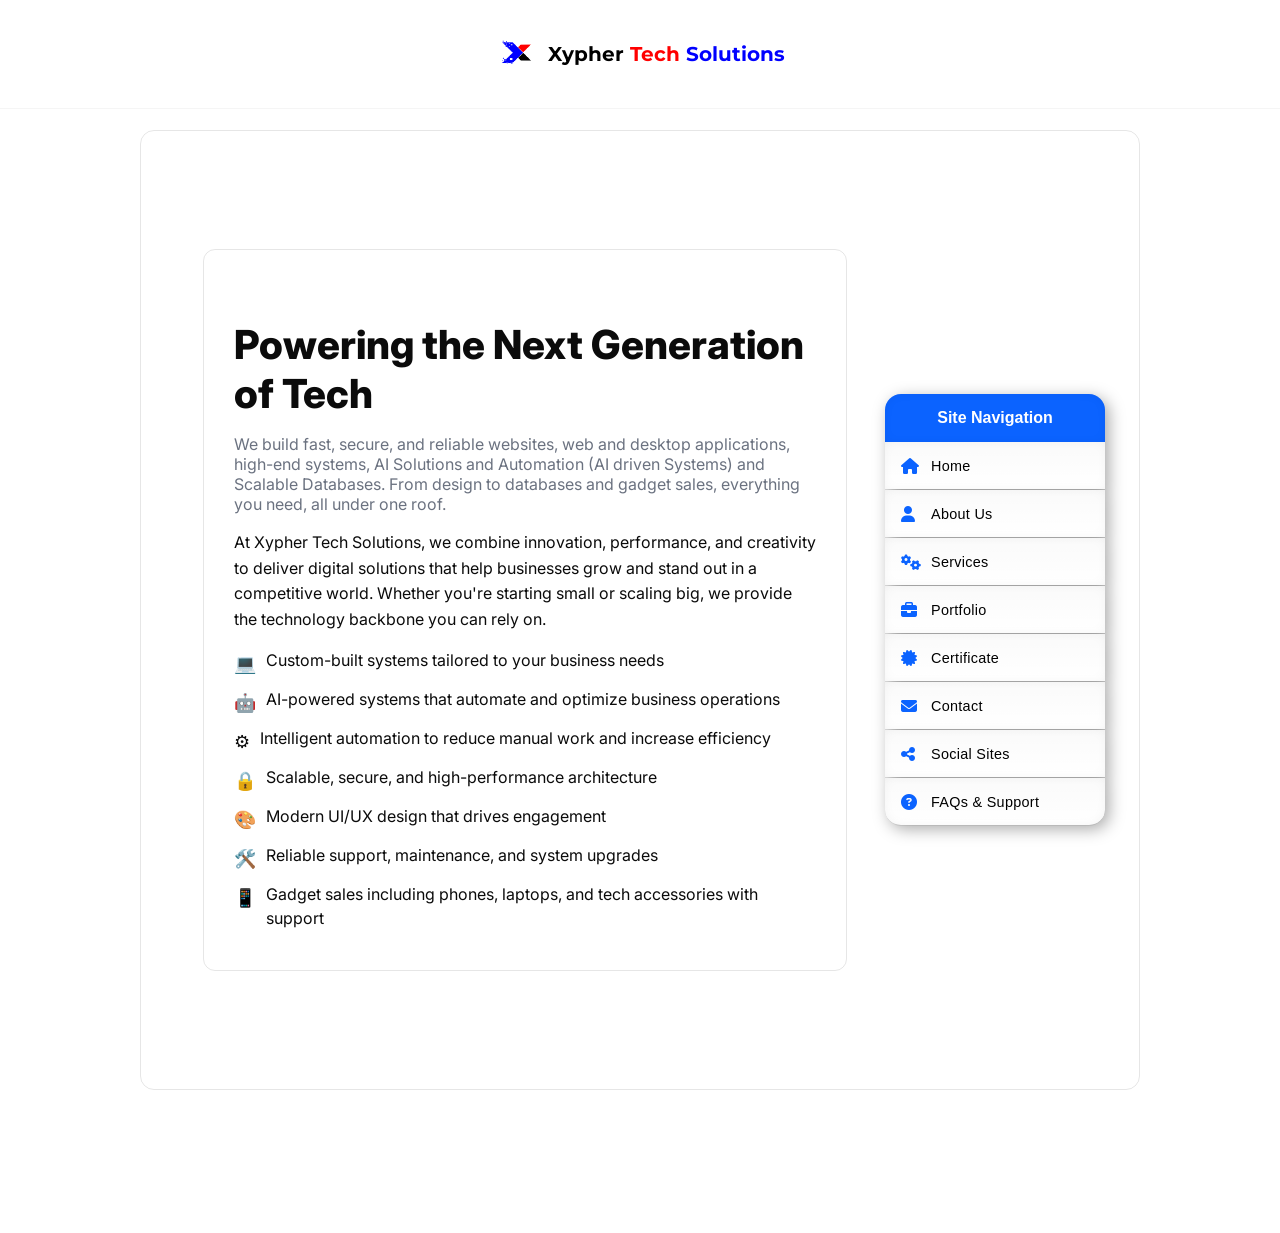
<file: index.html>
<!doctype html>
<html lang="en">
<head>
  <meta charset="utf-8" />
  <meta name="viewport" content="width=device-width, initial-scale=1" />
  <title>Xypher Tech Solutions</title>
  <link rel="icon" href="assets/logo2.png">

  <!-- Google Fonts -->
  <link href="https://fonts.googleapis.com/css2?family=Inter:wght@300;400;600;700;800&family=Montserrat:wght@600;700&display=swap" rel="stylesheet">

  <link rel="stylesheet" href="https://cdnjs.cloudflare.com/ajax/libs/font-awesome/6.5.0/css/all.min.css">

  <link rel="stylesheet" href="css/style.css">
</head>
<body>

  <!-- Header / Centered Logo -->
  <header class="site-header">
    <div class="container nav-grid">
      <a class="brand" href="#">
        <img src="assets/logo1.png" alt="Xypher Tech Solutions logo" class="brand-logo">
        <span class="brand-text">
          <span style="color: black;">Xypher</span>
          <span style="color: red;">Tech</span>
          <span style="color: blue;">Solutions</span>
        </span>
      </a>
    </div>
  </header>

  <!-- HERO + NAV WRAPPER -->
  <section class="hero-wrapper">

    <!-- HERO SECTION -->
    <section class="hero">
      <div class="container">
        <div class="hero-box">
          
          <h1 class="hero-title">Powering the Next Generation of Tech</h1>
          
          <p class="hero-sub">
            We build fast, secure, and reliable websites, web and desktop applications, high-end systems, AI Solutions and Automation (AI driven Systems) and Scalable Databases. From design to databases and gadget sales, everything you need, all under one roof.
          </p>

          <p class="hero-extra">
            At Xypher Tech Solutions, we combine innovation, performance, and creativity to deliver digital solutions that help businesses grow and stand out in a competitive world. Whether you're starting small or scaling big, we provide the technology backbone you can rely on.
          </p>

          <ul class="hero-points">
            <li><span class="icon">💻</span> Custom-built systems tailored to your business needs</li>
            <li><span class="icon">🤖</span> AI-powered systems that automate and optimize business operations</li>
            <li><span class="icon">⚙️</span> Intelligent automation to reduce manual work and increase efficiency</li>
            <li><span class="icon">🔒</span> Scalable, secure, and high-performance architecture</li>
            <li><span class="icon">🎨</span> Modern UI/UX design that drives engagement</li>
            <li><span class="icon">🛠️</span> Reliable support, maintenance, and system upgrades</li>
            <li><span class="icon">📱</span> Gadget sales including phones, laptops, and tech accessories with support</li>
          </ul>

        </div>
      </div>
    </section>

    <!-- NAVIGATION -->
    <nav aria-labelledby="nav-title-main">
      <ul>
        <li>
          <h2 id="nav-title-main">Site Navigation</h2>
        </li>
    
        <li>
          <a href="index.html">
            <i class="fa-solid fa-house"></i>
            Home
          </a>
        </li>
    
        <li>
          <a href="about.html">
            <i class="fa-solid fa-user"></i>
            About Us
          </a>
        </li>
    
        <li>
          <a href="services.html">
            <i class="fa-solid fa-gears"></i>
            Services
          </a>
        </li>
    
        <li>
          <a href="portfolio.html">
            <i class="fa-solid fa-briefcase"></i>
            Portfolio
          </a>
        </li>
    
        <li>
          <a href="certificate.html">
            <i class="fa-solid fa-certificate"></i>
            Certificate
          </a>
        </li>
    
        <li>
          <a href="contact.html">
            <i class="fa-solid fa-envelope"></i>
            Contact
          </a>
        </li>
    
        <li>
          <a href="social.html">
            <i class="fa-solid fa-share-nodes"></i>
            Social Sites
          </a>
        </li>
    
        <li>
          <a href="faq.html">
            <i class="fa-solid fa-circle-question"></i>
            FAQs & Support
          </a>
        </li>
    
      </ul>
    </nav>

  </section>

  <!-- MOBILE BUTTON -->
  <a href="menu.html" class="mobile-nav-btn">Open Navigation</a>

  <!-- SCROLL TO TOP (MOBILE ONLY) -->
<button class="scroll-top-btn" onclick="scrollToTop()">
  <i class="fa-solid fa-arrow-up"></i>
</button>

  <!-- FOOTER -->
<footer class="site-footer fade-up">
  <div class="footer-content">
    © 2025 Xypher Tech Solutions. All Rights Reserved
  </div>
</footer>

  <script>
    const btn = document.querySelector(".mobile-nav-btn");
    
    window.addEventListener("scroll", () => {
      if (window.scrollY > 80) {
        btn.style.opacity = "0";
        btn.style.transform = "translateY(-10px)";
        btn.style.pointerEvents = "none";
      } else {
        btn.style.opacity = "1";
        btn.style.transform = "translateY(0)";
        btn.style.pointerEvents = "auto";
      }
    });

    let lastScrollTopBtn = 0;
const scrollBtn = document.querySelector(".scroll-top-btn");

window.addEventListener("scroll", () => {
  const currentScroll = window.scrollY;

  if (currentScroll > 150 && currentScroll > lastScrollTopBtn) {
    // scrolling DOWN → show button
    scrollBtn.classList.add("show");
  } else {
    // scrolling UP → hide button
    scrollBtn.classList.remove("show");
  }

  lastScrollTopBtn = currentScroll;
});

/* SCROLL TO TOP FUNCTION */
function scrollToTop(){
  window.scrollTo({
    top: 0,
    behavior: "smooth"
  });
}
  </script>

</body>
</html>
</file>
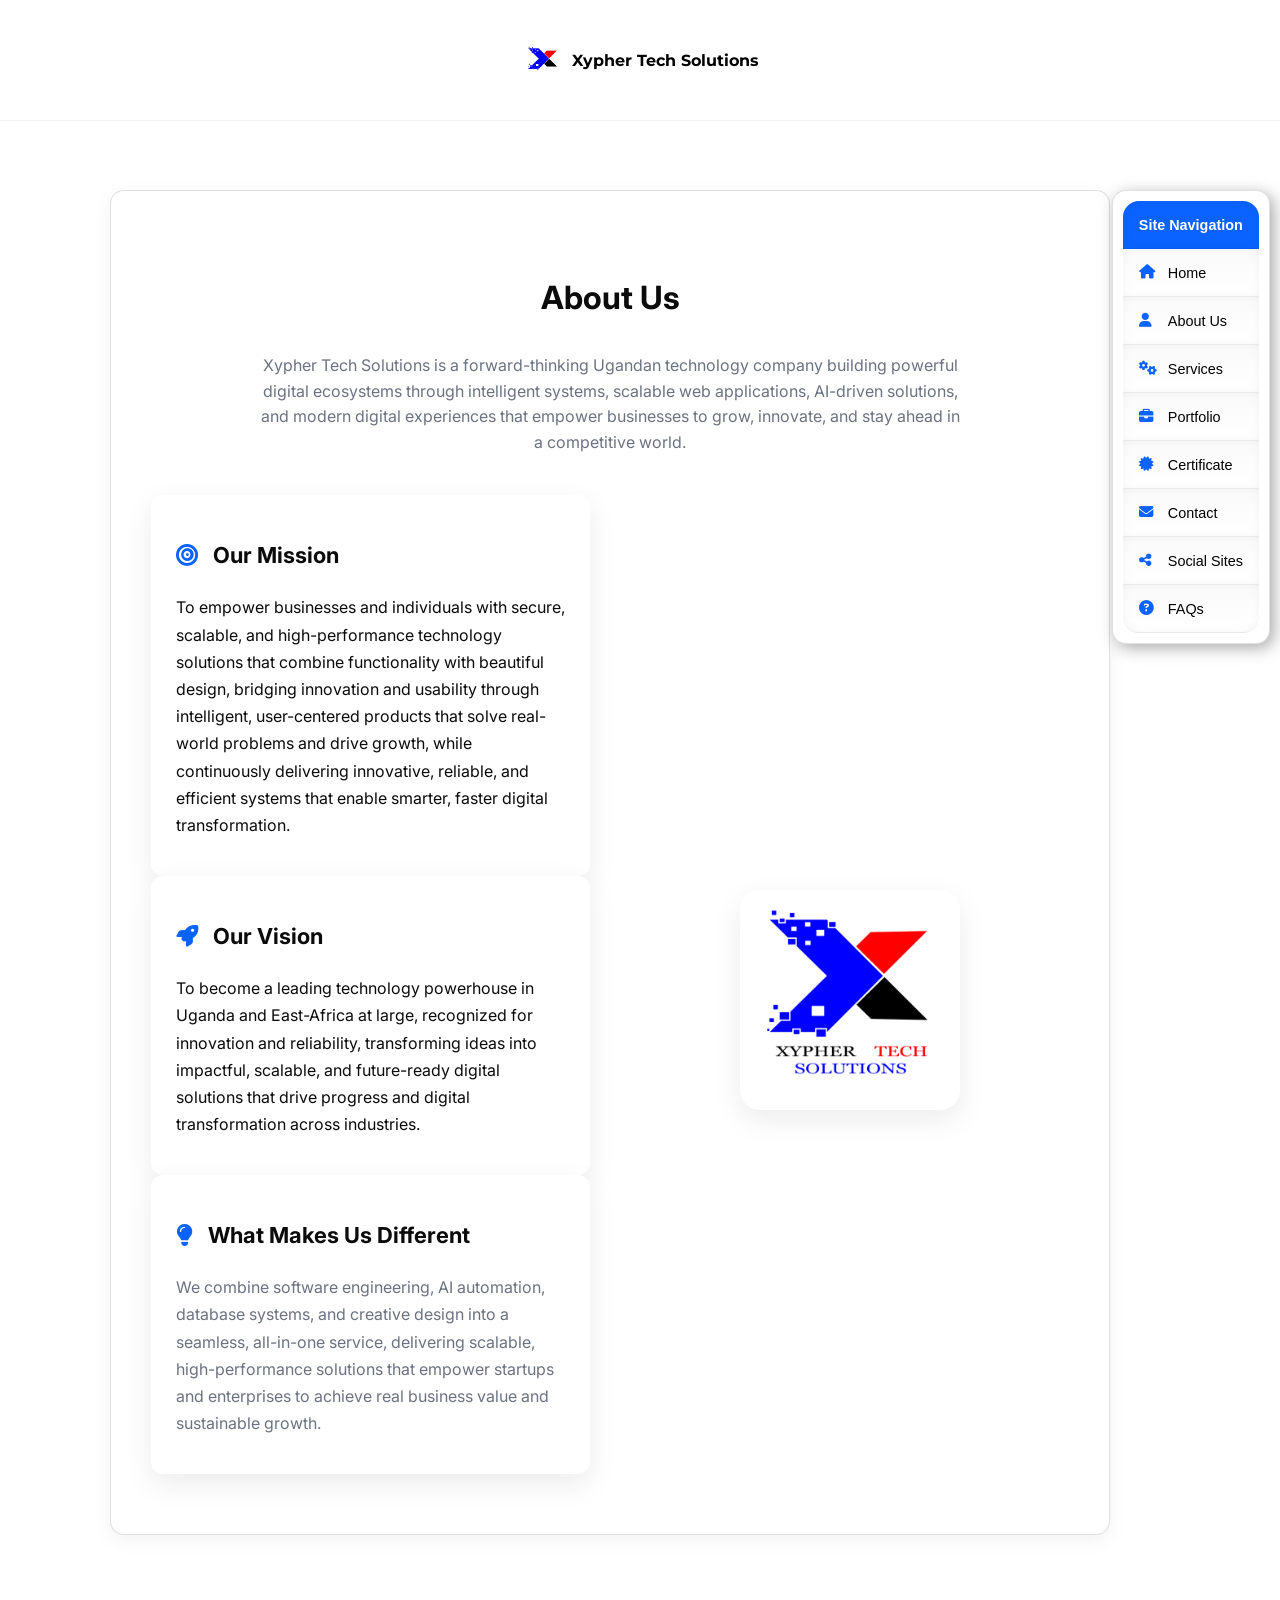
<file: about.html>
<!DOCTYPE html>
<html lang="en">
<head>
  <meta charset="UTF-8">
  <meta name="viewport" content="width=device-width, initial-scale=1.0">
  <title>Xypher-Tech'S About</title>

  <!-- Fonts -->
  <link href="https://fonts.googleapis.com/css2?family=Inter:wght@300;400;600;700;800&family=Montserrat:wght@600;700&display=swap" rel="stylesheet">

  <!-- Icons -->
  <link rel="stylesheet" href="https://cdnjs.cloudflare.com/ajax/libs/font-awesome/6.5.0/css/all.min.css">

  <style>
    :root{
      --blue:#0b63ff;
      --red:#e53935;
      --black:#0b0b0b;
      --white:#ffffff;
      --muted:#6b7280;
      --shadow:0 10px 30px rgba(0,0,0,0.08);
    }

    *{box-sizing:border-box}
    body{
      margin:0;
      font-family:'Inter',sans-serif;
      background:#fff;
      color:var(--black);
      padding-top:90px;
    }

    .container{
      max-width:1100px;
      margin:auto;
      padding:40px 20px;
    }

    /* HEADER */
    .site-header{
      position:fixed;
      top:0;
      width:100%;
      background:#fff;
      z-index:1000;
      border-bottom:1px solid rgba(0,0,0,0.05);
    }

    .nav-grid{
      display:flex;
      justify-content:center;
      align-items:center;
    }

    .brand{
      display:flex;
      align-items:center;
      gap:10px;
      text-decoration:none;
      color:#000;
      font-weight:700;
      font-family:'Montserrat',sans-serif;
    }

    .brand-logo{
      width:40px;
      height:40px;
      border-radius:50%;
    }

    /* SECTION */
    .section{
      padding:60px 0;
    }

    .section-header{
      text-align:center;
      margin-bottom:40px;
    }

    .section-header h2{
      font-size:32px;
      position:relative;
      display:inline-block;
      cursor:pointer;
    }

    .section-header h2::after{
      content:"";
      position:absolute;
      left:0;
      bottom:-6px;
      width:0%;
      height:3px;
      background:var(--red);
      transition:width 0.4s ease;
    }

    .section-header h2:hover::after{
      width:100%;
    }

    .section-header p{
      color:var(--muted);
      max-width:700px;
      margin:10px auto 0;
      line-height:1.6;
    }

    .about-grid{
      display:grid;
      grid-template-columns:1fr 1fr;
      gap:40px;
      align-items:center;
    }

    .about-text h3{
      font-size:22px;
      margin-bottom:10px;
      position:relative;
      display:inline-block;
    }

    .about-text h3::after{
      content:"";
      position:absolute;
      left:0;
      bottom:-4px;
      width:0%;
      height:2px;
      background:var(--blue);
      transition:width 0.4s;
    }

    .about-text h3:hover::after{
      width:100%;
    }

    .about-text p{
      line-height:1.7;
      margin-bottom:12px;
    }

    .muted{color:var(--muted);}

    .about-card{
      background:#fff;
      padding:25px;
      border-radius:12px;
      box-shadow:var(--shadow);
      transition:transform 0.3s ease, box-shadow 0.3s ease;
    }

    .about-card:hover{
      transform:translateY(-8px);
      box-shadow:0 20px 50px rgba(0,0,0,0.12);
    }

    .about-text .icon{
      margin-right:10px;
      color:var(--blue);
      transition:0.3s;
    }

    .about-card:hover .icon{
      color:var(--red);
      transform:scale(1.1);
    }

    .about-visual{
      text-align:center;
    }

    .about-visual img{
      width:220px;
      border-radius:20px;
      box-shadow:var(--shadow);
      transition:transform 0.4s ease;
    }

    .about-visual img:hover{
      transform:scale(1.05) rotate(2deg);
    }

    .fade-up{
      opacity:0;
      transform:translateY(40px);
      transition:all 0.8s ease;
    }

    .fade-up.show{
      opacity:1;
      transform:translateY(0);
    }

    /* NAV */
    nav {
      filter: drop-shadow(0.25rem 0.25rem 0.5rem #0005);
      width: 100%;
      max-width: 14rem;
      margin: 40px auto;
      position: absolute;
      right: 40px;
      top: 50%;
      transform: translateY(-50%);
    }

    @keyframes firstShow {
        0%, 100% { transform: perspective(1000px) translate3d(0, 0, 0em); }
        50% { transform: perspective(1000px) translate3d(0, 0, 3em); }
    }

    @keyframes show {
        0% { opacity: 0; }
        100% { opacity: 1; }
    }

    ul {
      position: relative;
      perspective: 1000px;
      list-style: none;
      padding-left: 0;
      border-radius: 1rem;
      transform-style: preserve-3d;
      font: lighter 1rem Helvetica, sans-serif;
    }

    ul li {
      height: 3rem;
      display: flex;
      background: linear-gradient(#00000005, #0000), #fff;
      border-bottom: 1px solid #0001;
      box-shadow: inset 0 0 1rem -0.5rem #0002;
      transition: transform 0.35s, box-shadow 0.35s, background 0.35s;
      opacity: 0;
      animation: firstShow 0.5s ease-in-out, show 0.15s linear forwards;
    }

    ul li:nth-child(1){animation-delay:0.50s;}
    ul li:nth-child(2){animation-delay:0.60s;}
    ul li:nth-child(3){animation-delay:0.70s;}
    ul li:nth-child(4){animation-delay:0.80s;}
    ul li:nth-child(5){animation-delay:0.90s;}
    ul li:nth-child(6){animation-delay:1.00s;}
    ul li:nth-child(7){animation-delay:1.10s;}
    ul li:nth-child(8){animation-delay:1.20s;}

    ul li:first-child{
      background:var(--blue);
      justify-content:center;
      border-radius:1rem 1rem 0 0;
    }

    ul li:last-child{
      border-radius:0 0 1rem 1rem;
    }

    ul li:hover{
      transform:translate3d(0,0,3rem);
    }

    ul h2, ul a{
      display:flex;
      align-items:center;
      flex:1;
      padding:0 1rem;
      text-decoration:none;
      color:#000;
      font-size:0.9rem;
    }

    ul h2{
      color:#fff;
      justify-content:center;
      font-weight:700;
    }

    ul i{
      width:1.2rem;
      margin-right:10px;
      color:var(--blue);
    }

    ul li:hover i{
      color:var(--red);
    }

    @media(max-width:800px){
      .about-grid{
        grid-template-columns:1fr;
      }
    }

    @media (prefers-reduced-motion){
      nav *{
        animation:none !important;
        transition:none !important;
      }
    }

    /* WRAPPER ADDED  */
    .hero-wrapper{
      display:flex;
      justify-content:space-between;
      align-items:flex-start;
      position:relative;
      
    }

    /*SIMPLE CENTERED BORDER LAYOUT */

    .hero-wrapper{
        max-width:1100px;
        margin:120px auto 40px auto;
        display:flex;
        justify-content:center;
        align-items:flex-start;
        gap:30px;
        padding:20px;
    }

    /* LEFT BOX (ABOUT CONTENT) */
    .about.section{
        flex:1;
        border:1px solid rgba(0,0,0,0.12);
        border-radius:14px;
        padding:20px;
        background:#fff;
        box-shadow:0 6px 20px rgba(0,0,0,0.05);
    }

    /* RIGHT BOX (NAVIGATION) */
    nav{
        flex:0 0 220px;
        border:1px solid rgba(0,0,0,0.12);
        border-radius:14px;
        padding:10px;
        background:#fff;
    }

    /* CENTER ALIGNMENT */
    .hero-wrapper{
        justify-content:center;
    }

    /* MAKE SURE IMAGE STAYS INSIDE FLOW */
    .about-visual{
        margin-top:20px;
    }

    /* Bring the whole right side (nav area) closer to header */
    .hero-wrapper{
        margin-top:80px !important;
        align-items:flex-start;
    }

    /* Move navigation slightly up */
    nav{
        top: 120px; /* adjusts distance from top bar */
    }

    /* Push image lower under nav */
    .about-visual{
        margin-top:120px;  /* create space so image sits under nav */
    }

    /* optional: tighten spacing between nav items and image alignment */
    .about-visual img{
        display:block;
        margin:0 auto;
    }

    /* Cancel ALL  absolute positioning */
    nav{
        position: static !important;
        transform: none !important;
        top: auto !important;
        right: auto !important;
        margin: 30px auto 0 auto !important;
        display: block;
    }

    /* layout flows vertically */
    .hero-wrapper{
        display: flex;
        flex-direction: column;
        align-items: center;
    }

    /* Keep about section first */
    .about.section{
        order: 1;
        width: 100%;
    }

    /* NAV goes next */
    nav{
        order: 2;
        width: fit-content;
    }

    /* IMAGE goes last */
    .about-visual{
        order: 3;
        margin-top: 30px;
        text-align: center;
    }

    /* Center everything */
    nav ul{
        margin: 0 auto;
    }

    /* NAV OUTSIDE(CLOSE FIX) */

   .hero-wrapper{
        position: relative;
    }

    /* Attach nav just outside border */
    nav{
        position: absolute !important;
        top: 20px !important;
        right: -80px !important;  /* closer attachment */

        transform: none !important;
        margin: 0 !important;

        z-index: 10;
    }

    /* reduce unnecessary spacing */
    .hero-wrapper{
        padding-right: 80px;
    }

    /* keep clean spacing */
    .about.section{
        padding-top: 20px;
    }

    /* MOBILE BUTTON */
    .mobile-nav-btn{
        display: none;
        position: fixed;
        top: 95px;
        left: 12px;
        z-index: 3000;

        width: 45px;
        height: 45px;
        border-radius: 12px;

        background:rgba(255,255,255,0.2);
        backdrop-filter: blur(12px);
        -webkit-backdrop-filter: blur(12px);

        border:1px solid rgba(255,255,255,0.3);
        color:var(--black);

        font-size:18px;
        cursor:pointer;

        box-shadow:0 8px 25px rgba(0,0,0,0.15);
    }

    /* mobile nav */
    @media (max-width: 768px){

        .hero-wrapper{
            display:flex !important;
            flex-direction:column !important;
            justify-content:center !important;
            align-items:center !important;
            text-align:center !important;
            margin:0 auto !important;
            padding:20px !important;
        }

        /* NAV PANEL */
        nav{
            position:fixed !important;
            top:110px !important;

             /* increased slide distance */
            left:-320px;

            width:220px;
            height:auto;

            margin:0 !important;
            transform:none !important;

            background:rgba(255,255,255,0.15);
            backdrop-filter: blur(12px);
            -webkit-backdrop-filter: blur(12px);

            border-right:1px solid rgba(255,255,255,0.3);
            box-shadow:5px 0 30px rgba(0,0,0,0.2);

            transition:0.45s ease;
            z-index:2500;
        }

        nav.active{
            left:0;
        }

        .mobile-nav-btn{
            display:flex;
            align-items:center;
            justify-content:center;

            /* button position */
            top:130px;
            left:2px;
            position: fixed;
        }

        .about.section{
            width:100% !important;
            order:1;
        }

        .about-visual{
            order:3;
            margin-top:20px !important;
            text-align:center;
        }

        nav ul{
            margin:0 auto !important;
        }
    }

    /* SCROLL HIDE STATE */
    .hide-ui .mobile-nav-btn{
      opacity: 0;
      transform: translateY(-10px);
      pointer-events: none;
      transition: 0.4s ease;
    }

    .hide-ui nav{
      opacity: 0;
      transform: translateY(-10px);
      pointer-events: none;
      transition: 0.4s ease;
    }

    /* FOOTER BASE STYLE */
.site-footer{
  background:#0b0b0b;
  color:#fff;
  text-align:center;
  padding:18px 10px;
  font-size:14px;

  position:relative;
  width:100%;
  margin-top:60px;

  opacity:0;
  transform:translateY(30px);
  transition:all 0.8s ease;
}

/* TEXT CENTER WRAPPER */
.footer-content{
  max-width:1100px;
  margin:auto;
}

/* FADE-IN WHEN VISIBLE */
.site-footer.show{
  opacity:1;
  transform:translateY(0);
}

/* SCROLL TO TOP BUTTON */
.scroll-top-btn{
  position: fixed;
  bottom: 25px;
  right: 15px;

  width: 45px;
  height: 45px;
  border-radius: 12px;

  background: var(--blue);
  color: #fff;
  border: none;

  display: flex;
  align-items: center;
  justify-content: center;

  font-size: 16px;
  cursor: pointer;

  box-shadow: 0 8px 25px rgba(0,0,0,0.2);

  opacity: 0;
  transform: translateY(20px);
  pointer-events: none;

  transition: all 0.4s ease;
  z-index: 3000;
}

/* SHOW STATE */
.scroll-top-btn.show{
  opacity: 1;
  transform: translateY(0);
  pointer-events: auto;
}

/* HOVER EFFECT */
.scroll-top-btn:hover{
  background: var(--red);
  transform: translateY(-3px);
}

/* ONLY MOBILE */
@media (min-width: 769px){
  .scroll-top-btn{
    display: none;
  }
}
  
  </style>
</head>

<body>

<header class="site-header">
  <div class="container nav-grid">
    <a class="brand" href="index.html">
      <img src="assets/logo1.png" class="brand-logo">
      <span>Xypher Tech Solutions</span>
    </a>
  </div>
</header>

<button class="mobile-nav-btn" onclick="toggleNav()">
    <i class="fa-solid fa-bars"></i>
</button>

<!--  WRAPPER ADDED -->
<div class="hero-wrapper">

  <!-- NAV -->
  <nav aria-labelledby="nav-title-main">
    <ul>

      <li><h2 id="nav-title-main">Site Navigation</h2></li>

      <li><a href="index.html"><i class="fa-solid fa-house"></i>Home</a></li>
      <li>
        <a href="about.html">
            <i class="fa-solid fa-user"></i>
            About Us
        </a>
      </li>
      <li><a href="services.html"><i class="fa-solid fa-gears"></i>Services</a></li>
      <li><a href="portfolio.html"><i class="fa-solid fa-briefcase"></i>Portfolio</a></li>
      <li><a href="certificate.html"><i class="fa-solid fa-certificate"></i>Certificate</a></li>
      <li><a href="contact.html"><i class="fa-solid fa-envelope"></i>Contact</a></li>
      <li><a href="social.html"><i class="fa-solid fa-share-nodes"></i>Social Sites</a></li>
      <li><a href="faq.html"><i class="fa-solid fa-circle-question"></i>FAQs</a></li>

    </ul>
  </nav>

  <!-- ABOUT  -->
  <section id="about" class="about section">

    <div class="container">

      <div class="section-header fade-up">
        <h2>About Us</h2>
        <p>
          Xypher Tech Solutions is a forward-thinking Ugandan technology company building powerful digital ecosystems through intelligent systems, scalable web applications, AI-driven solutions, 
          and modern digital experiences that empower businesses to grow, innovate, and stay ahead in a competitive world.
        </p>
      </div>

      <div class="about-grid">

        <div class="about-text fade-up">

          <div class="about-card">
            <h3><i class="fa-solid fa-bullseye icon"></i> Our Mission</h3>
            <p>To empower businesses and individuals with secure, scalable, and high-performance technology solutions that combine functionality with beautiful design, 
              bridging innovation and usability through intelligent, user-centered products that solve real-world problems 
              and drive growth, while continuously delivering innovative, reliable, and efficient systems that enable smarter, faster digital transformation.
            </p>
          </div>

          <div class="about-card">
            <h3><i class="fa-solid fa-rocket icon"></i> Our Vision</h3>
            <p>To become a leading technology powerhouse in Uganda and East-Africa at large, recognized for innovation and reliability, transforming ideas into impactful, scalable, 
              and future-ready digital solutions that drive progress and digital transformation across industries.
            </p>
          </div>

          <div class="about-card">
            <h3><i class="fa-solid fa-lightbulb icon"></i> What Makes Us Different</h3>
            <p class="muted">
              We combine software engineering, AI automation, database systems, and creative design into a seamless, all-in-one service, delivering scalable, high-performance solutions 
              that empower startups and enterprises to achieve real business value and sustainable growth.
            </p>
          </div>

        </div>

        <div class="about-visual fade-up">
          <img src="assets/logo.png" alt="Xypher illustration">
        </div>

      </div>

    </div>

  </section>

</div>

<!-- SCROLL TO TOP (MOBILE ONLY) -->
<button class="scroll-top-btn" onclick="scrollToTop()">
  <i class="fa-solid fa-arrow-up"></i>
</button>

<!-- FOOTER -->
<footer class="site-footer fade-up">
  <div class="footer-content">
    © 2025 Xypher Tech Solutions. All Rights Reserved
  </div>
</footer>

<script>
  const elements = document.querySelectorAll('.fade-up');
  const btn = document.querySelector(".mobile-nav-btn");
  const nav = document.querySelector("nav");

  const observer = new IntersectionObserver((entries)=>{
    entries.forEach(entry=>{
      if(entry.isIntersecting){
        entry.target.classList.add('show');
      }
    });
  }, {threshold:0.2});

  elements.forEach(el => observer.observe(el));

  function toggleNav(){
    nav.classList.toggle("active");
  }

  // close when clicking outside nav
  document.addEventListener("click", function(e){
    const clickedInsideNav = nav.contains(e.target);
    const clickedButton = btn.contains(e.target);

    if(!clickedInsideNav && !clickedButton){
      nav.classList.remove("active");
    }
  });

  //  SMOOTH SCROLL EFFECT (BUTTON + MENU TOGETHER)
  let lastScroll = 0;

  window.addEventListener("scroll", () => {
    const currentScroll = window.scrollY;

    if (currentScroll > 80 && currentScroll > lastScroll) {
      // scrolling down → hide UI
      document.body.classList.add("hide-ui");
    } else {
      // scrolling up → show UI
      document.body.classList.remove("hide-ui");
    }

    lastScroll = currentScroll;
  });

  const footer = document.querySelector(".site-footer");

  const footerObserver = new IntersectionObserver((entries) => {
    entries.forEach(entry => {
      if (entry.isIntersecting) {
        footer.classList.add("show");
      } else {
        footer.classList.remove("show");
      }
    });
  }, { threshold: 0.2 });

  footerObserver.observe(footer);

  let lastScrollTopBtn = 0;
const scrollBtn = document.querySelector(".scroll-top-btn");

window.addEventListener("scroll", () => {
  const currentScroll = window.scrollY;

  if (currentScroll > 150 && currentScroll > lastScrollTopBtn) {
    // scrolling DOWN → show button
    scrollBtn.classList.add("show");
  } else {
    // scrolling UP → hide button
    scrollBtn.classList.remove("show");
  }

  lastScrollTopBtn = currentScroll;
});

/* SCROLL TO TOP FUNCTION */
function scrollToTop(){
  window.scrollTo({
    top: 0,
    behavior: "smooth"
  });
}
</script>

</body>
</html>
</file>
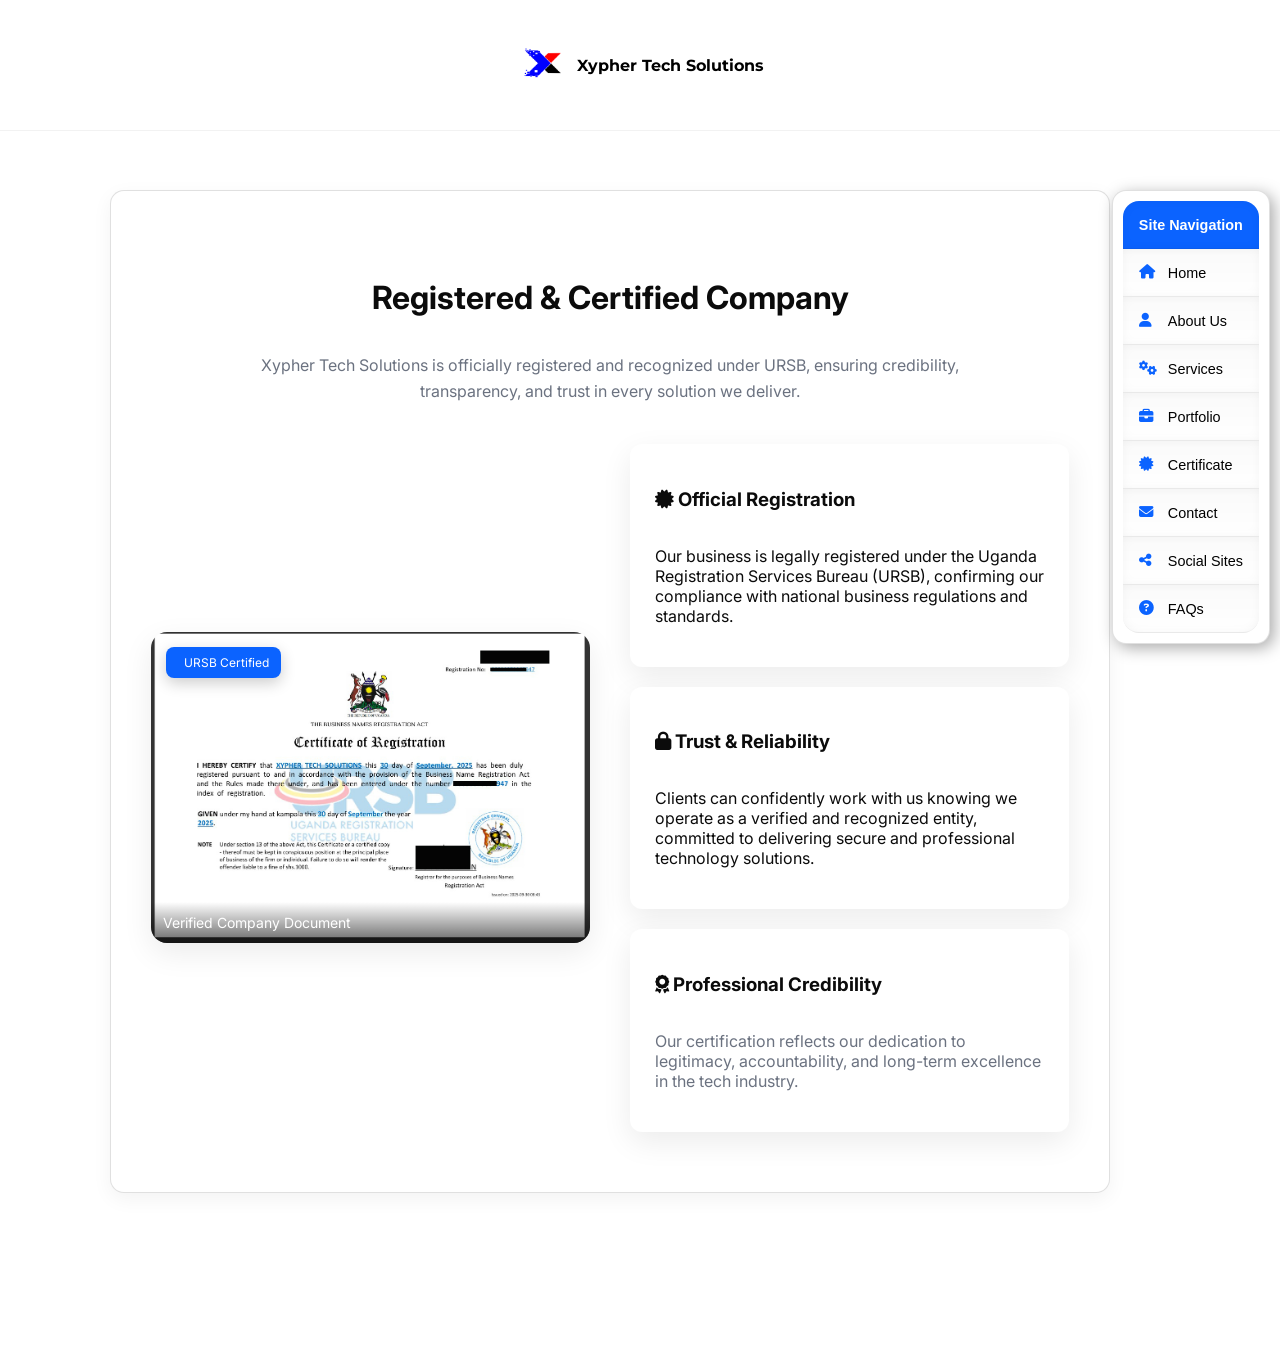
<file: certificate.html>
<!DOCTYPE html>
<html lang="en">
<head>
  <meta charset="UTF-8">
  <meta name="viewport" content="width=device-width, initial-scale=1.0">
  <title>Xypher-Tech'S Certificate</title>

  <!-- Fonts -->
  <link href="https://fonts.googleapis.com/css2?family=Inter:wght@300;400;600;700;800&family=Montserrat:wght@600;700&display=swap" rel="stylesheet">

  <!-- Icons -->
  <link rel="stylesheet" href="https://cdnjs.cloudflare.com/ajax/libs/font-awesome/6.5.0/css/all.min.css">

  <style>
    :root{
      --blue:#0b63ff;
      --red:#e53935;
      --black:#0b0b0b;
      --white:#ffffff;
      --muted:#6b7280;
      --shadow:0 10px 30px rgba(0,0,0,0.08);
    }

    *{box-sizing:border-box}
    body{
      margin:0;
      font-family:'Inter',sans-serif;
      background:#fff;
      color:var(--black);
      padding-top:90px;
    }

    .container{
      max-width:1100px;
      margin:auto;
      padding:40px 20px;
    }

    /* HEADER */
    .site-header{
      position:fixed;
      top:0;
      width:100%;
      background:#fff;
      z-index:1000;
      border-bottom:1px solid rgba(0,0,0,0.05);
    }

    .nav-grid{
      display:flex;
      justify-content:center;
      align-items:center;
    }

    .brand{
      display:flex;
      align-items:center;
      gap:10px;
      text-decoration:none;
      color:#000;
      font-weight:700;
      font-family:'Montserrat',sans-serif;
    }

    .brand-logo{
      width:50px;
      height:50px;
      border-radius:50%;
    }

    /* SECTION */
    .section{
      padding:60px 0;
    }

    .section-header{
      text-align:center;
      margin-bottom:40px;
    }

    .section-header h2{
      font-size:32px;
      position:relative;
      display:inline-block;
      cursor:pointer;
    }

    .section-header h2::after{
      content:"";
      position:absolute;
      left:0;
      bottom:-6px;
      width:0%;
      height:3px;
      background:var(--red);
      transition:width 0.4s ease;
    }

    .section-header h2:hover::after{
      width:100%;
    }

    .section-header p{
      color:var(--muted);
      max-width:700px;
      margin:10px auto 0;
      line-height:1.6;
    }

    .about-grid{
      display:grid;
      grid-template-columns:1fr 1fr;
      gap:40px;
      align-items:center;
    }

    .about-text h3{
      font-size:22px;
      margin-bottom:10px;
      position:relative;
      display:inline-block;
    }

    .about-text h3::after{
      content:"";
      position:absolute;
      left:0;
      bottom:-4px;
      width:0%;
      height:2px;
      background:var(--blue);
      transition:width 0.4s;
    }

    .about-text h3:hover::after{
      width:100%;
    }

    .about-text p{
      line-height:1.7;
      margin-bottom:12px;
    }

    .muted{color:var(--muted);}

    .about-card{
      background:#fff;
      padding:25px;
      border-radius:12px;
      box-shadow:var(--shadow);
      transition:transform 0.3s ease, box-shadow 0.3s ease;
    }

    .about-card:hover{
      transform:translateY(-8px);
      box-shadow:0 20px 50px rgba(0,0,0,0.12);
    }

    .about-text .icon{
      margin-right:10px;
      color:var(--blue);
      transition:0.3s;
    }

    .about-card:hover .icon{
      color:var(--red);
      transform:scale(1.1);
    }

    .about-visual{
      text-align:center;
    }

    .about-visual img{
      width:220px;
      border-radius:20px;
      box-shadow:var(--shadow);
      transition:transform 0.4s ease;
    }

    .about-visual img:hover{
      transform:scale(1.05) rotate(2deg);
    }

    .fade-up{
      opacity:0;
      transform:translateY(40px);
      transition:all 0.8s ease;
    }

    .fade-up.show{
      opacity:1;
      transform:translateY(0);
    }

    /* NAV */
    nav {
      filter: drop-shadow(0.25rem 0.25rem 0.5rem #0005);
      width: 100%;
      max-width: 14rem;
      margin: 40px auto;
      position: absolute;
      right: 40px;
      top: 50%;
      transform: translateY(-50%);
    }

    @keyframes firstShow {
        0%, 100% { transform: perspective(1000px) translate3d(0, 0, 0em); }
        50% { transform: perspective(1000px) translate3d(0, 0, 3em); }
    }

    @keyframes show {
        0% { opacity: 0; }
        100% { opacity: 1; }
    }

    ul {
      position: relative;
      perspective: 1000px;
      list-style: none;
      padding-left: 0;
      border-radius: 1rem;
      transform-style: preserve-3d;
      font: lighter 1rem Helvetica, sans-serif;
    }

    ul li {
      height: 3rem;
      display: flex;
      background: linear-gradient(#00000005, #0000), #fff;
      border-bottom: 1px solid #0001;
      box-shadow: inset 0 0 1rem -0.5rem #0002;
      transition: transform 0.35s, box-shadow 0.35s, background 0.35s;
      opacity: 0;
      animation: firstShow 0.5s ease-in-out, show 0.15s linear forwards;
    }

    ul li:nth-child(1){animation-delay:0.50s;}
    ul li:nth-child(2){animation-delay:0.60s;}
    ul li:nth-child(3){animation-delay:0.70s;}
    ul li:nth-child(4){animation-delay:0.80s;}
    ul li:nth-child(5){animation-delay:0.90s;}
    ul li:nth-child(6){animation-delay:1.00s;}
    ul li:nth-child(7){animation-delay:1.10s;}
    ul li:nth-child(8){animation-delay:1.20s;}

    ul li:first-child{
      background:var(--blue);
      justify-content:center;
      border-radius:1rem 1rem 0 0;
    }

    ul li:last-child{
      border-radius:0 0 1rem 1rem;
    }

    ul li:hover{
      transform:translate3d(0,0,3rem);
    }

    ul h2, ul a{
      display:flex;
      align-items:center;
      flex:1;
      padding:0 1rem;
      text-decoration:none;
      color:#000;
      font-size:0.9rem;
    }

    ul h2{
      color:#fff;
      justify-content:center;
      font-weight:700;
    }

    ul i{
      width:1.2rem;
      margin-right:10px;
      color:var(--blue);
    }

    ul li:hover i{
      color:var(--red);
    }

    @media(max-width:800px){
      .about-grid{
        grid-template-columns:1fr;
      }
    }

    @media (prefers-reduced-motion){
      nav *{
        animation:none !important;
        transition:none !important;
      }
    }

    /* WRAPPER ADDED  */
    .hero-wrapper{
      display:flex;
      justify-content:space-between;
      align-items:flex-start;
      position:relative;
      
    }

    /*SIMPLE CENTERED BORDER LAYOUT */

    .hero-wrapper{
        max-width:1100px;
        margin:120px auto 40px auto;
        display:flex;
        justify-content:center;
        align-items:flex-start;
        gap:30px;
        padding:20px;
    }

    /* LEFT BOX (ABOUT CONTENT) */
    .about.section{
        flex:1;
        border:1px solid rgba(0,0,0,0.12);
        border-radius:14px;
        padding:20px;
        background:#fff;
        box-shadow:0 6px 20px rgba(0,0,0,0.05);
    }

    /* RIGHT BOX (NAVIGATION) */
    nav{
        flex:0 0 220px;
        border:1px solid rgba(0,0,0,0.12);
        border-radius:14px;
        padding:10px;
        background:#fff;
    }

    /* CENTER ALIGNMENT */
    .hero-wrapper{
        justify-content:center;
    }

    /* MAKE SURE IMAGE STAYS INSIDE FLOW */
    .about-visual{
        margin-top:20px;
    }

    /* Bring the whole right side (nav area) closer to header */
    .hero-wrapper{
        margin-top:80px !important;
        align-items:flex-start;
    }

    /* Move navigation slightly up */
    nav{
        top: 120px; /* adjusts distance from top bar */
    }

    /* Push image lower under nav */
    .about-visual{
        margin-top:120px;  /* create space so image sits under nav */
    }

    /* optional: tighten spacing between nav items and image alignment */
    .about-visual img{
        display:block;
        margin:0 auto;
    }

    /* Cancel ALL  absolute positioning */
    nav{
        position: static !important;
        transform: none !important;
        top: auto !important;
        right: auto !important;
        margin: 30px auto 0 auto !important;
        display: block;
    }

    /* layout flows vertically */
    .hero-wrapper{
        display: flex;
        flex-direction: column;
        align-items: center;
    }

    /* Keep about section first */
    .about.section{
        order: 1;
        width: 100%;
    }

    /* NAV goes next */
    nav{
        order: 2;
        width: fit-content;
    }

    /* IMAGE goes last */
    .about-visual{
        order: 3;
        margin-top: 30px;
        text-align: center;
    }

    /* Center everything */
    nav ul{
        margin: 0 auto;
    }

    /* NAV OUTSIDE(CLOSE FIX) */

   .hero-wrapper{
        position: relative;
    }

    /* Attach nav just outside border */
    nav{
        position: absolute !important;
        top: 20px !important;
        right: -80px !important;  /* closer attachment */

        transform: none !important;
        margin: 0 !important;

        z-index: 10;
    }

    /* reduce unnecessary spacing */
    .hero-wrapper{
        padding-right: 80px;
    }

    /* keep clean spacing */
    .about.section{
        padding-top: 20px;
    }

    /* MOBILE BUTTON */
    .mobile-nav-btn{
        display: none;
        position: fixed;
        top: 95px;
        left: 12px;
        z-index: 3000;

        width: 45px;
        height: 45px;
        border-radius: 12px;

        background:rgba(255,255,255,0.2);
        backdrop-filter: blur(12px);
        -webkit-backdrop-filter: blur(12px);

        border:1px solid rgba(255,255,255,0.3);
        color:var(--black);

        font-size:18px;
        cursor:pointer;

        box-shadow:0 8px 25px rgba(0,0,0,0.15);
    }

    /* mobile nav */
    @media (max-width: 768px){

        .hero-wrapper{
            display:flex !important;
            flex-direction:column !important;
            justify-content:center !important;
            align-items:center !important;
            text-align:center !important;
            margin:0 auto !important;
            padding:20px !important;
        }

        /* NAV PANEL */
        nav{
            position:fixed !important;
            top:110px !important;

             /* increased slide distance */
            left:-320px;

            width:220px;
            height:auto;

            margin:0 !important;
            transform:none !important;

            background:rgba(255,255,255,0.15);
            backdrop-filter: blur(12px);
            -webkit-backdrop-filter: blur(12px);

            border-right:1px solid rgba(255,255,255,0.3);
            box-shadow:5px 0 30px rgba(0,0,0,0.2);

            transition:0.45s ease;
            z-index:2500;
        }

        nav.active{
            left:0;
        }

        .mobile-nav-btn{
            display:flex;
            align-items:center;
            justify-content:center;

            /* button position */
            top:130px;
            left:2px;
            position: fixed;
        }

        .about.section{
            width:100% !important;
            order:1;
        }

        .about-visual{
            order:3;
            margin-top:20px !important;
            text-align:center;
        }

        nav ul{
            margin:0 auto !important;
        }
    }

    /* SCROLL HIDE STATE */
    .hide-ui .mobile-nav-btn{
      opacity: 0;
      transform: translateY(-10px);
      pointer-events: none;
      transition: 0.4s ease;
    }

    .hide-ui nav{
      opacity: 0;
      transform: translateY(-10px);
      pointer-events: none;
      transition: 0.4s ease;
    }

    /* CERTIFICATE SECTION UPGRADE */

    .certificate-grid{
        display:grid;
        grid-template-columns:1fr 1fr;
        gap:40px;
        align-items:center;
    }

    /* CARD STYLE */
    .certificate-card{
        position:relative;
        border-radius:16px;
        overflow:hidden;
        box-shadow:var(--shadow);
        transition:transform 0.4s ease, box-shadow 0.4s ease;
    }

    .certificate-card:hover{
        transform:translateY(-8px);
        box-shadow:0 25px 60px rgba(0,0,0,0.15);
    }

    /* IMAGE */
    .certificate-img{
        width:100%;
        display:block;
        transition:transform 0.4s ease;
    }

    .certificate-card:hover .certificate-img{
        transform:scale(1.05);
    }

    /* OVERLAY */
    .certificate-overlay{
        position:absolute;
        bottom:0;
        left:0;
        width:100%;
        padding:12px;
        background:linear-gradient(to top, rgba(0,0,0,0.6), transparent);
        color:#fff;
        font-size:14px;
    }

    /* BADGE */
    .certificate-badge{
        position:absolute;
        top:15px;
        left:15px;
        background:var(--blue);
        color:#fff;
        padding:8px 12px;
        border-radius:8px;
        font-size:12px;
        display:flex;
        align-items:center;
        gap:6px;
        box-shadow:0 5px 15px rgba(0,0,0,0.2);
    }

    /* RIGHT SIDE INFO */
    .certificate-info{
        display:flex;
        flex-direction:column;
        gap:20px;
    }

    /* MOBILE RESPONSIVE */
    @media(max-width:768px){
            .certificate-grid{
            grid-template-columns:1fr;
        }
    }

    /* UNDERLINE HOVER EFFECT FOR CERTIFICATE HEADINGS */

    .certificate-info h3{
        position: relative;
        display: inline-block;
    }

    .certificate-info h3::after{
        content:"";
        position:absolute;
        left:0;
        bottom:-4px;
        width:0%;
        height:2px;
        background:var(--blue);
        transition:width 0.4s ease;
    }

    .certificate-info h3:hover::after{
        width:100%;
    }

    /* CERTIFICATE BORDER (MATCH OTHER PAGES) */
    .certificate.section{
        border:1px solid rgba(0,0,0,0.12);
        border-radius:14px;
        padding:20px;
        background:#fff;
        box-shadow:0 6px 20px rgba(0,0,0,0.05);
    }

    /* FOOTER BASE STYLE */
.site-footer{
  background:#0b0b0b;
  color:#fff;
  text-align:center;
  padding:18px 10px;
  font-size:14px;

  position:relative;
  width:100%;
  margin-top:60px;

  opacity:0;
  transform:translateY(30px);
  transition:all 0.8s ease;
}

/* TEXT CENTER WRAPPER */
.footer-content{
  max-width:1100px;
  margin:auto;
}

/* FADE-IN WHEN VISIBLE */
.site-footer.show{
  opacity:1;
  transform:translateY(0);
}

/* SCROLL TO TOP BUTTON */
.scroll-top-btn{
  position: fixed;
  bottom: 25px;
  right: 15px;

  width: 45px;
  height: 45px;
  border-radius: 12px;

  background: var(--blue);
  color: #fff;
  border: none;

  display: flex;
  align-items: center;
  justify-content: center;

  font-size: 16px;
  cursor: pointer;

  box-shadow: 0 8px 25px rgba(0,0,0,0.2);

  opacity: 0;
  transform: translateY(20px);
  pointer-events: none;

  transition: all 0.4s ease;
  z-index: 3000;
}

/* SHOW STATE */
.scroll-top-btn.show{
  opacity: 1;
  transform: translateY(0);
  pointer-events: auto;
}

/* HOVER EFFECT */
.scroll-top-btn:hover{
  background: var(--red);
  transform: translateY(-3px);
}

/* ONLY MOBILE */
@media (min-width: 769px){
  .scroll-top-btn{
    display: none;
  }
}
  
  </style>
</head>

<body>

    <header class="site-header">
        <div class="container nav-grid">
            <a class="brand" href="index.html">
                <img src="assets/logo1.png" class="brand-logo">
                <span>Xypher Tech Solutions</span>
            </a>
        </div>
    </header>

    <button class="mobile-nav-btn" onclick="toggleNav()">
        <i class="fa-solid fa-bars"></i>
    </button>

    <!--  WRAPPER ADDED -->
    <div class="hero-wrapper">

        <!-- NAV -->
        <nav aria-labelledby="nav-title-main">
            <ul>

                <li><h2 id="nav-title-main">Site Navigation</h2></li>

                <li><a href="index.html"><i class="fa-solid fa-house"></i>Home</a></li>
                <li>
                    <a href="about.html">
                        <i class="fa-solid fa-user"></i>
                        About Us
                    </a>
                </li>
                <li><a href="services.html"><i class="fa-solid fa-gears"></i>Services</a></li>
                <li><a href="portfolio.html"><i class="fa-solid fa-briefcase"></i>Portfolio</a></li>
                <li><a href="certificate.html"><i class="fa-solid fa-certificate"></i>Certificate</a></li>
                <li><a href="contact.html"><i class="fa-solid fa-envelope"></i>Contact</a></li>
                <li><a href="social.html"><i class="fa-solid fa-share-nodes"></i>Social Sites</a></li>
                <li><a href="faq.html"><i class="fa-solid fa-circle-question"></i>FAQs</a></li>

            </ul>
        </nav>

        <!-- Certificate (URSB) -->
        <section id="certificate" class="certificate section">

            <div class="container">
  
                <div class="section-header fade-up">
                    <h2>Registered & Certified Company</h2>
                    <p>
                        Xypher Tech Solutions is officially registered and recognized under URSB, 
                        ensuring credibility, transparency, and trust in every solution we deliver.
                    </p>
                </div>
  
                <div class="certificate-grid fade-up">
  
                <!-- Certificate Image Card -->
                <div class="certificate-card">
                    <img src="assets/ursb-certificate.jpg" 
                    alt="URSB Registration Certificate" 
                    class="certificate-img">
  
                    <div class="certificate-overlay">
                        <span>Verified Company Document</span>
                    </div>
  
                    <div class="certificate-badge">
                        <i class="fa-solid fa-shield-check"></i> URSB Certified
                    </div>
                </div>
  
                <!-- Certificate Details -->
                <div class="certificate-info">
  
                    <div class="about-card">
                        <h3><i class="fa-solid fa-certificate icon"></i> Official Registration</h3>
                        <p>
                            Our business is legally registered under the Uganda Registration Services Bureau (URSB), 
                            confirming our compliance with national business regulations and standards.
                        </p>
                    </div>
  
                    <div class="about-card">
                        <h3><i class="fa-solid fa-lock icon"></i> Trust & Reliability</h3>
                        <p>
                            Clients can confidently work with us knowing we operate as a verified and recognized entity, 
                            committed to delivering secure and professional technology solutions.
                        </p>
                    </div>
  
                    <div class="about-card">
                        <h3><i class="fa-solid fa-award icon"></i> Professional Credibility</h3>
                        <p class="muted">
                            Our certification reflects our dedication to legitimacy, accountability, 
                            and long-term excellence in the tech industry.
                        </p>
                    </div>
  
                    </div>
  
                </div>
  
            </div>
  
        </section>

    </div>

    <!-- SCROLL TO TOP (MOBILE ONLY) -->
<button class="scroll-top-btn" onclick="scrollToTop()">
    <i class="fa-solid fa-arrow-up"></i>
  </button>

    <!-- FOOTER -->
<footer class="site-footer fade-up">
    <div class="footer-content">
      © 2025 Xypher Tech Solutions. All Rights Reserved
    </div>
  </footer>

    <script>
        const elements = document.querySelectorAll('.fade-up');
        const btn = document.querySelector(".mobile-nav-btn");
        const nav = document.querySelector("nav");

        const observer = new IntersectionObserver((entries)=>{
            entries.forEach(entry=>{
                if(entry.isIntersecting){
                    entry.target.classList.add('show');
                }
            });
        }, {threshold:0.2});

        elements.forEach(el => observer.observe(el));

        function toggleNav(){
            nav.classList.toggle("active");
        }

        // close when clicking outside nav
        document.addEventListener("click", function(e){
            const clickedInsideNav = nav.contains(e.target);
            const clickedButton = btn.contains(e.target);

            if(!clickedInsideNav && !clickedButton){
                nav.classList.remove("active");
            }
        });

        //  SMOOTH SCROLL EFFECT (BUTTON + MENU TOGETHER)
        let lastScroll = 0;

        window.addEventListener("scroll", () => {
        const currentScroll = window.scrollY;

        if (currentScroll > 80 && currentScroll > lastScroll) {
            // scrolling down → hide UI
            document.body.classList.add("hide-ui");
        } else {
            // scrolling up → show UI
            document.body.classList.remove("hide-ui");
        }

            lastScroll = currentScroll;
        });

        const footer = document.querySelector(".site-footer");

        const footerObserver = new IntersectionObserver((entries) => {
            entries.forEach(entry => {
                if (entry.isIntersecting) {
                    footer.classList.add("show");
                } else {
                    footer.classList.remove("show");
                }
            });
        }, { threshold: 0.2 });

        footerObserver.observe(footer);

        let lastScrollTopBtn = 0;
const scrollBtn = document.querySelector(".scroll-top-btn");

window.addEventListener("scroll", () => {
  const currentScroll = window.scrollY;

  if (currentScroll > 150 && currentScroll > lastScrollTopBtn) {
    // scrolling DOWN → show button
    scrollBtn.classList.add("show");
  } else {
    // scrolling UP → hide button
    scrollBtn.classList.remove("show");
  }

  lastScrollTopBtn = currentScroll;
});

/* SCROLL TO TOP FUNCTION */
function scrollToTop(){
  window.scrollTo({
    top: 0,
    behavior: "smooth"
  });
}
    </script>

</body>
</html>
</file>
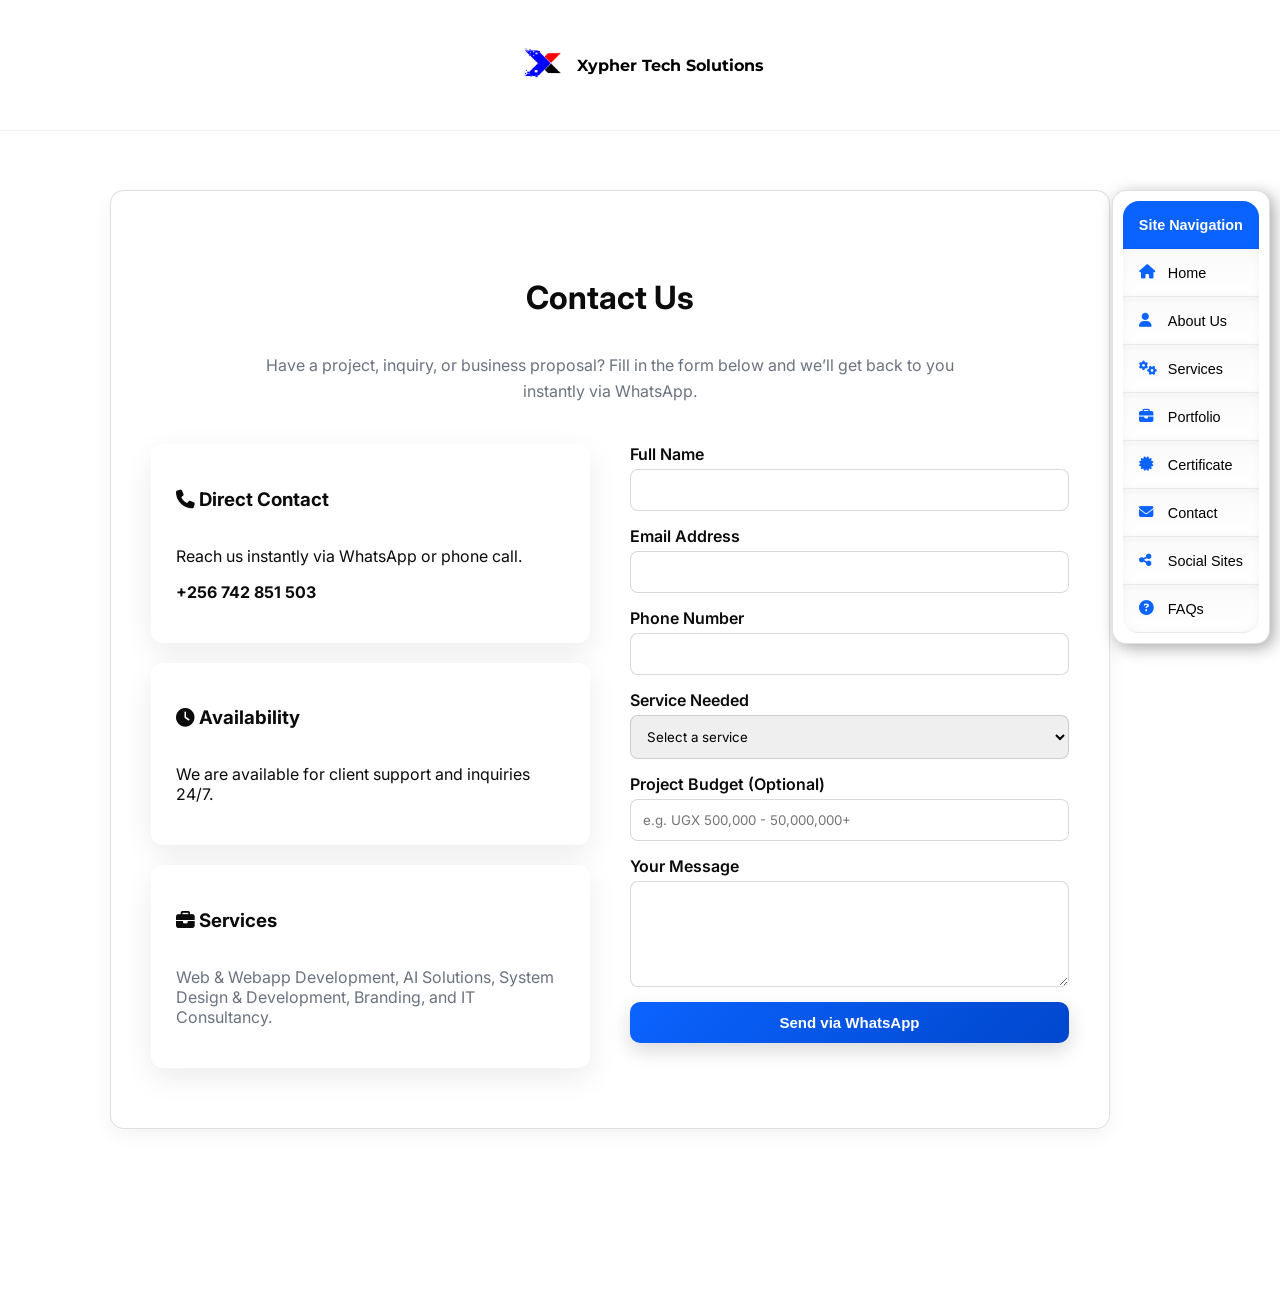
<file: contact.html>
<!DOCTYPE html>
<html lang="en">
<head>
  <meta charset="UTF-8">
  <meta name="viewport" content="width=device-width, initial-scale=1.0">
  <title>Xypher-TechS' Contact</title>

  <!-- Fonts -->
  <link href="https://fonts.googleapis.com/css2?family=Inter:wght@300;400;600;700;800&family=Montserrat:wght@600;700&display=swap" rel="stylesheet">

  <!-- Icons -->
  <link rel="stylesheet" href="https://cdnjs.cloudflare.com/ajax/libs/font-awesome/6.5.0/css/all.min.css">

  <style>
    :root{
      --blue:#0b63ff;
      --red:#e53935;
      --black:#0b0b0b;
      --white:#ffffff;
      --muted:#6b7280;
      --shadow:0 10px 30px rgba(0,0,0,0.08);
    }

    *{box-sizing:border-box}
    body{
      margin:0;
      font-family:'Inter',sans-serif;
      background:#fff;
      color:var(--black);
      padding-top:90px;
    }

    .container{
      max-width:1100px;
      margin:auto;
      padding:40px 20px;
    }

    /* HEADER */
    .site-header{
      position:fixed;
      top:0;
      width:100%;
      background:#fff;
      z-index:1000;
      border-bottom:1px solid rgba(0,0,0,0.05);
    }

    .nav-grid{
      display:flex;
      justify-content:center;
      align-items:center;
    }

    .brand{
      display:flex;
      align-items:center;
      gap:10px;
      text-decoration:none;
      color:#000;
      font-weight:700;
      font-family:'Montserrat',sans-serif;
    }

    .brand-logo{
      width:50px;
      height:50px;
      border-radius:50%;
    }

    /* SECTION */
    .section{
      padding:60px 0;
    }

    .section-header{
      text-align:center;
      margin-bottom:40px;
    }

    .section-header h2{
      font-size:32px;
      position:relative;
      display:inline-block;
      cursor:pointer;
    }

    .section-header h2::after{
      content:"";
      position:absolute;
      left:0;
      bottom:-6px;
      width:0%;
      height:3px;
      background:var(--red);
      transition:width 0.4s ease;
    }

    .section-header h2:hover::after{
      width:100%;
    }

    .section-header p{
      color:var(--muted);
      max-width:700px;
      margin:10px auto 0;
      line-height:1.6;
    }

    .about-grid{
      display:grid;
      grid-template-columns:1fr 1fr;
      gap:40px;
      align-items:center;
    }

    .about-text h3{
      font-size:22px;
      margin-bottom:10px;
      position:relative;
      display:inline-block;
    }

    .about-text h3::after{
      content:"";
      position:absolute;
      left:0;
      bottom:-4px;
      width:0%;
      height:2px;
      background:var(--blue);
      transition:width 0.4s;
    }

    .about-text h3:hover::after{
      width:100%;
    }

    .about-text p{
      line-height:1.7;
      margin-bottom:12px;
    }

    .muted{color:var(--muted);}

    .about-card{
      background:#fff;
      padding:25px;
      border-radius:12px;
      box-shadow:var(--shadow);
      transition:transform 0.3s ease, box-shadow 0.3s ease;
    }

    .about-card:hover{
      transform:translateY(-8px);
      box-shadow:0 20px 50px rgba(0,0,0,0.12);
    }

    .about-text .icon{
      margin-right:10px;
      color:var(--blue);
      transition:0.3s;
    }

    .about-card:hover .icon{
      color:var(--red);
      transform:scale(1.1);
    }

    .about-visual{
      text-align:center;
    }

    .about-visual img{
      width:220px;
      border-radius:20px;
      box-shadow:var(--shadow);
      transition:transform 0.4s ease;
    }

    .about-visual img:hover{
      transform:scale(1.05) rotate(2deg);
    }

    .fade-up{
      opacity:0;
      transform:translateY(40px);
      transition:all 0.8s ease;
    }

    .fade-up.show{
      opacity:1;
      transform:translateY(0);
    }

    /* NAV */
    nav {
      filter: drop-shadow(0.25rem 0.25rem 0.5rem #0005);
      width: 100%;
      max-width: 14rem;
      margin: 40px auto;
      position: absolute;
      right: 40px;
      top: 50%;
      transform: translateY(-50%);
    }

    @keyframes firstShow {
        0%, 100% { transform: perspective(1000px) translate3d(0, 0, 0em); }
        50% { transform: perspective(1000px) translate3d(0, 0, 3em); }
    }

    @keyframes show {
        0% { opacity: 0; }
        100% { opacity: 1; }
    }

    ul {
      position: relative;
      perspective: 1000px;
      list-style: none;
      padding-left: 0;
      border-radius: 1rem;
      transform-style: preserve-3d;
      font: lighter 1rem Helvetica, sans-serif;
    }

    ul li {
      height: 3rem;
      display: flex;
      background: linear-gradient(#00000005, #0000), #fff;
      border-bottom: 1px solid #0001;
      box-shadow: inset 0 0 1rem -0.5rem #0002;
      transition: transform 0.35s, box-shadow 0.35s, background 0.35s;
      opacity: 0;
      animation: firstShow 0.5s ease-in-out, show 0.15s linear forwards;
    }

    ul li:nth-child(1){animation-delay:0.50s;}
    ul li:nth-child(2){animation-delay:0.60s;}
    ul li:nth-child(3){animation-delay:0.70s;}
    ul li:nth-child(4){animation-delay:0.80s;}
    ul li:nth-child(5){animation-delay:0.90s;}
    ul li:nth-child(6){animation-delay:1.00s;}
    ul li:nth-child(7){animation-delay:1.10s;}
    ul li:nth-child(8){animation-delay:1.20s;}

    ul li:first-child{
      background:var(--blue);
      justify-content:center;
      border-radius:1rem 1rem 0 0;
    }

    ul li:last-child{
      border-radius:0 0 1rem 1rem;
    }

    ul li:hover{
      transform:translate3d(0,0,3rem);
    }

    ul h2, ul a{
      display:flex;
      align-items:center;
      flex:1;
      padding:0 1rem;
      text-decoration:none;
      color:#000;
      font-size:0.9rem;
    }

    ul h2{
      color:#fff;
      justify-content:center;
      font-weight:700;
    }

    ul i{
      width:1.2rem;
      margin-right:10px;
      color:var(--blue);
    }

    ul li:hover i{
      color:var(--red);
    }

    @media(max-width:800px){
      .about-grid{
        grid-template-columns:1fr;
      }
    }

    @media (prefers-reduced-motion){
      nav *{
        animation:none !important;
        transition:none !important;
      }
    }

    /* WRAPPER ADDED  */
    .hero-wrapper{
      display:flex;
      justify-content:space-between;
      align-items:flex-start;
      position:relative;
      
    }

    /*SIMPLE CENTERED BORDER LAYOUT */

    .hero-wrapper{
        max-width:1100px;
        margin:120px auto 40px auto;
        display:flex;
        justify-content:center;
        align-items:flex-start;
        gap:30px;
        padding:20px;
    }

    /* LEFT BOX (ABOUT CONTENT) */
    .about.section{
        flex:1;
        border:1px solid rgba(0,0,0,0.12);
        border-radius:14px;
        padding:20px;
        background:#fff;
        box-shadow:0 6px 20px rgba(0,0,0,0.05);
    }

    /* RIGHT BOX (NAVIGATION) */
    nav{
        flex:0 0 220px;
        border:1px solid rgba(0,0,0,0.12);
        border-radius:14px;
        padding:10px;
        background:#fff;
    }

    /* CENTER ALIGNMENT */
    .hero-wrapper{
        justify-content:center;
    }

    /* MAKE SURE IMAGE STAYS INSIDE FLOW */
    .about-visual{
        margin-top:20px;
    }

    /* Bring the whole right side (nav area) closer to header */
    .hero-wrapper{
        margin-top:80px !important;
        align-items:flex-start;
    }

    /* Move navigation slightly up */
    nav{
        top: 120px; /* adjusts distance from top bar */
    }

    /* Push image lower under nav */
    .about-visual{
        margin-top:120px;  /* create space so image sits under nav */
    }

    /* optional: tighten spacing between nav items and image alignment */
    .about-visual img{
        display:block;
        margin:0 auto;
    }

    /* Cancel ALL  absolute positioning */
    nav{
        position: static !important;
        transform: none !important;
        top: auto !important;
        right: auto !important;
        margin: 30px auto 0 auto !important;
        display: block;
    }

    /* layout flows vertically */
    .hero-wrapper{
        display: flex;
        flex-direction: column;
        align-items: center;
    }

    /* Keep about section first */
    .about.section{
        order: 1;
        width: 100%;
    }

    /* NAV goes next */
    nav{
        order: 2;
        width: fit-content;
    }

    /* IMAGE goes last */
    .about-visual{
        order: 3;
        margin-top: 30px;
        text-align: center;
    }

    /* Center everything */
    nav ul{
        margin: 0 auto;
    }

    /* NAV OUTSIDE(CLOSE FIX) */

   .hero-wrapper{
        position: relative;
    }

    /* Attach nav just outside border */
    nav{
        position: absolute !important;
        top: 20px !important;
        right: -80px !important;  /* closer attachment */

        transform: none !important;
        margin: 0 !important;

        z-index: 10;
    }

    /* reduce unnecessary spacing */
    .hero-wrapper{
        padding-right: 80px;
    }

    /* keep clean spacing */
    .about.section{
        padding-top: 20px;
    }

    /* MOBILE BUTTON */
    .mobile-nav-btn{
        display: none;
        position: fixed;
        top: 95px;
        left: 12px;
        z-index: 3000;

        width: 45px;
        height: 45px;
        border-radius: 12px;

        background:rgba(255,255,255,0.2);
        backdrop-filter: blur(12px);
        -webkit-backdrop-filter: blur(12px);

        border:1px solid rgba(255,255,255,0.3);
        color:var(--black);

        font-size:18px;
        cursor:pointer;

        box-shadow:0 8px 25px rgba(0,0,0,0.15);
    }

    /* mobile nav */
    @media (max-width: 768px){

        .hero-wrapper{
            display:flex !important;
            flex-direction:column !important;
            justify-content:center !important;
            align-items:center !important;
            text-align:center !important;
            margin:0 auto !important;
            padding:20px !important;
        }

        /* NAV PANEL */
        nav{
            position:fixed !important;
            top:110px !important;

             /* increased slide distance */
            left:-320px;

            width:220px;
            height:auto;

            margin:0 !important;
            transform:none !important;

            background:rgba(255,255,255,0.15);
            backdrop-filter: blur(12px);
            -webkit-backdrop-filter: blur(12px);

            border-right:1px solid rgba(255,255,255,0.3);
            box-shadow:5px 0 30px rgba(0,0,0,0.2);

            transition:0.45s ease;
            z-index:2500;
        }

        nav.active{
            left:0;
        }

        .mobile-nav-btn{
            display:flex;
            align-items:center;
            justify-content:center;

            /* button position */
            top:130px;
            left:2px;
            position: fixed;
        }

        .about.section{
            width:100% !important;
            order:1;
        }

        .about-visual{
            order:3;
            margin-top:20px !important;
            text-align:center;
        }

        nav ul{
            margin:0 auto !important;
        }
    }

    /* SCROLL HIDE STATE */
    .hide-ui .mobile-nav-btn{
      opacity: 0;
      transform: translateY(-10px);
      pointer-events: none;
      transition: 0.4s ease;
    }

    .hide-ui nav{
      opacity: 0;
      transform: translateY(-10px);
      pointer-events: none;
      transition: 0.4s ease;
    }

    .contact-grid{
        display:grid;
        grid-template-columns:1fr 1fr;
        gap:40px;
        align-items:flex-start;
    }

    .contact-form{
        display:flex;
        flex-direction:column;
        gap:15px;
    }

    .form-group{
        display:flex;
        flex-direction:column;
    }

    .form-group label{
        font-weight:600;
        margin-bottom:5px;
    }

    .form-group input,
    .form-group textarea,
    .form-group select{
        padding:12px;
        border-radius:8px;
        border:1px solid rgba(0,0,0,0.15);
        font-family:inherit;
        outline:none;
        transition:0.3s;
    }

    .form-group input:focus,
    .form-group textarea:focus,
    .form-group select:focus{
        border-color:var(--blue);
        box-shadow:0 0 0 2px rgba(11,99,255,0.1);
    }

    .contact-info{
        display:flex;
        flex-direction:column;
        gap:20px;
    }

    @media(max-width:768px){
    .contact-grid{
        grid-template-columns:1fr;
        }
    }

    /* CONTACT HEADINGS HOVER LINE */
    .contact-info h3{
        position: relative;
        display: inline-block;
        cursor: pointer;
    }

    .contact-info h3::after{
        content:"";
        position:absolute;
        left:0;
        bottom:-4px;
        width:0%;
        height:2px;
        background:var(--blue);
        transition:width 0.4s ease;
    }

    .contact-info h3:hover::after{
        width:100%;
    }

    /* CONTACT BUTTON UPGRADE */
    .contact-form .btn{
        padding:12px;
        border-radius:10px;
        border:none;
        cursor:pointer;
        font-weight:600;
        font-size:15px;

        background:linear-gradient(135deg, var(--blue), #0047cc);
        color:#fff;

        transition:all 0.3s ease;
        box-shadow:0 8px 20px rgba(0,0,0,0.15);
    }

    .contact-form .btn:hover{
        transform:translateY(-3px);
        box-shadow:0 15px 35px rgba(0,0,0,0.25);
        background:linear-gradient(135deg, #ff3c01, var(--blue));
    }

    .contact-form .btn:active{
        transform:scale(0.97);
    }

    /* CONTACT SECTION BORDER */
    .contact.section{
        border:1px solid rgba(0,0,0,0.12);
        border-radius:14px;
        padding:20px;
        background:#fff;
        box-shadow:0 6px 20px rgba(0,0,0,0.05);
    }

    .contact-info .about-card{
        transition:all 0.35s ease;
    }

    .contact-info .about-card:hover{
        transform:translateY(-6px);
        box-shadow:0 20px 50px rgba(0,0,0,0.12);
    }

    .contact-phone{
        text-decoration:none;
        color:inherit;
        transition:0.3s ease;
    }

    .contact-phone:hover{
        color:var(--blue);
        cursor:pointer;
        text-decoration:underline;
    }

    /* FOOTER BASE STYLE */
.site-footer{
  background:#0b0b0b;
  color:#fff;
  text-align:center;
  padding:18px 10px;
  font-size:14px;

  position:relative;
  width:100%;
  margin-top:60px;

  opacity:0;
  transform:translateY(30px);
  transition:all 0.8s ease;
}

/* TEXT CENTER WRAPPER */
.footer-content{
  max-width:1100px;
  margin:auto;
}

/* FADE-IN WHEN VISIBLE */
.site-footer.show{
  opacity:1;
  transform:translateY(0);
}
  
/* SCROLL TO TOP BUTTON */
.scroll-top-btn{
  position: fixed;
  bottom: 25px;
  right: 15px;

  width: 45px;
  height: 45px;
  border-radius: 12px;

  background: var(--blue);
  color: #fff;
  border: none;

  display: flex;
  align-items: center;
  justify-content: center;

  font-size: 16px;
  cursor: pointer;

  box-shadow: 0 8px 25px rgba(0,0,0,0.2);

  opacity: 0;
  transform: translateY(20px);
  pointer-events: none;

  transition: all 0.4s ease;
  z-index: 3000;
}

/* SHOW STATE */
.scroll-top-btn.show{
  opacity: 1;
  transform: translateY(0);
  pointer-events: auto;
}

/* HOVER EFFECT */
.scroll-top-btn:hover{
  background: var(--red);
  transform: translateY(-3px);
}

/* ONLY MOBILE */
@media (min-width: 769px){
  .scroll-top-btn{
    display: none;
  }
}
  </style>
</head>

<body>

    <header class="site-header">
        <div class="container nav-grid">
            <a class="brand" href="index.html">
                <img src="assets/logo1.png" class="brand-logo">
                <span>Xypher Tech Solutions</span>
            </a>
        </div>
    </header>

    <button class="mobile-nav-btn" onclick="toggleNav()">
        <i class="fa-solid fa-bars"></i>
    </button>

    <!--  WRAPPER ADDED -->
    <div class="hero-wrapper">

        <!-- NAV -->
        <nav aria-labelledby="nav-title-main">
            <ul>

                <li><h2 id="nav-title-main">Site Navigation</h2></li>

                <li><a href="index.html"><i class="fa-solid fa-house"></i>Home</a></li>
                <li>
                    <a href="about.html">
                        <i class="fa-solid fa-user"></i>
                        About Us
                    </a>
                </li>
                <li><a href="services.html"><i class="fa-solid fa-gears"></i>Services</a></li>
                <li><a href="portfolio.html"><i class="fa-solid fa-briefcase"></i>Portfolio</a></li>
                <li><a href="certificate.html"><i class="fa-solid fa-certificate"></i>Certificate</a></li>
                <li><a href="contact.html"><i class="fa-solid fa-envelope"></i>Contact</a></li>
                <li><a href="social.html"><i class="fa-solid fa-share-nodes"></i>Social Sites</a></li>
                <li><a href="faq.html"><i class="fa-solid fa-circle-question"></i>FAQs</a></li>

            </ul>
        </nav>

        <!-- Contact -->
        <section id="contact" class="contact section">

            <div class="container">
  
                <div class="section-header fade-up">
                    <h2>Contact Us</h2>
                    <p>
                        Have a project, inquiry, or business proposal? Fill in the form below and we’ll get back to you instantly via WhatsApp.
                    </p>
                </div>
  
                <div class="contact-grid fade-up">
  
                    <!-- LEFT INFO -->
                    <div class="contact-info">
                        <div class="about-card">
                            <h3><i class="fa-solid fa-phone icon"></i> Direct Contact</h3>
                            <p>Reach us instantly via WhatsApp or phone call.</p>
                            <p>
                                <a href="tel:+256742851503" class="contact-phone">
                                    <strong>+256 742 851 503</strong>
                                </a>
                            </p>
                        </div>
  
                        <div class="about-card">
                            <h3><i class="fa-solid fa-clock icon"></i> Availability</h3>
                            <p>We are available for client support and inquiries 24/7.</p>
                        </div>
  
                        <div class="about-card">
                            <h3><i class="fa-solid fa-briefcase icon"></i> Services</h3>
                            <p class="muted">
                                Web & Webapp Development, AI Solutions, System Design & Development, Branding, and IT Consultancy.
                            </p>
                        </div>
                    </div>
  
                    <!-- FORM -->
                    <form class="contact-form" onsubmit="sendToWhatsApp(event)">
  
                        <div class="form-group">
                            <label>Full Name</label>
                            <input type="text" id="name" required>
                        </div>
  
                        <div class="form-group">
                            <label>Email Address</label>
                            <input type="email" id="email" required>
                        </div>
  
                        <div class="form-group">
                            <label>Phone Number</label>
                            <input type="tel" id="phone" required>
                        </div>
  
                        <div class="form-group">
                            <label>Service Needed</label>
                            <select id="service" required>
                                <option value="">Select a service</option>
                                <option>Website Development</option>
                                <option>Webapplication Development</option>
                                <option>UI/UX design</option>
                                <option>Graphic Design</option>
                                <option>AI Solutions</option>
                                <option>System Development</option>
                                <option>Consultation</option>
                            </select>
                        </div>
  
                        <div class="form-group">
                            <label>Project Budget (Optional)</label>
                            <input type="text" id="budget" placeholder="e.g. UGX 500,000 - 50,000,000+">
                        </div>
  
                        <div class="form-group">
                            <label>Your Message</label>
                            <textarea id="message" rows="5" required></textarea>
                        </div>
  
                        <button type="submit" class="btn btn-primary">Send via WhatsApp</button>
  
                    </form>
  
                </div>
  
            </div>
  
        </section>

    </div>

    <!-- SCROLL TO TOP (MOBILE ONLY) -->
<button class="scroll-top-btn" onclick="scrollToTop()">
    <i class="fa-solid fa-arrow-up"></i>
  </button>

    <!-- FOOTER -->
<footer class="site-footer fade-up">
    <div class="footer-content">
      © 2025 Xypher Tech Solutions. All Rights Reserved
    </div>
  </footer>

    <script>
        const elements = document.querySelectorAll('.fade-up');
        const btn = document.querySelector(".mobile-nav-btn");
        const nav = document.querySelector("nav");

        const observer = new IntersectionObserver((entries)=>{
            entries.forEach(entry=>{
                if(entry.isIntersecting){
                    entry.target.classList.add('show');
                }
            });
        }, {threshold:0.2});

        elements.forEach(el => observer.observe(el));

        function toggleNav(){
            nav.classList.toggle("active");
        }

        // close when clicking outside nav
        document.addEventListener("click", function(e){
            const clickedInsideNav = nav.contains(e.target);
            const clickedButton = btn.contains(e.target);

            if(!clickedInsideNav && !clickedButton){
                nav.classList.remove("active");
            }
        });

        //  SMOOTH SCROLL EFFECT (BUTTON + MENU TOGETHER)
        let lastScroll = 0;

        window.addEventListener("scroll", () => {
        const currentScroll = window.scrollY;

        if (currentScroll > 80 && currentScroll > lastScroll) {
            // scrolling down → hide UI
            document.body.classList.add("hide-ui");
        } else {
            // scrolling up → show UI
            document.body.classList.remove("hide-ui");
        }

            lastScroll = currentScroll;
        });


        function sendToWhatsApp(e){
            e.preventDefault();

            let name = document.getElementById("name").value;
            let email = document.getElementById("email").value;
            let phone = document.getElementById("phone").value;
            let service = document.getElementById("service").value;
            let budget = document.getElementById("budget").value;
            let message = document.getElementById("message").value;

            let text = `Hello Xypher Tech Solutions,%0A%0A
            *New Client Inquiry*%0A
            ----------------------%0A
            *Name:* ${name}%0A
            *Email:* ${email}%0A
            *Phone:* ${phone}%0A
            *Service:* ${service}%0A
            *Budget:* ${budget}%0A
            *Message:* ${message}`;

            let url = `https://wa.me/256742851503?text=${text}`;

            window.open(url, '_blank');
        }

        const footer = document.querySelector(".site-footer");

        const footerObserver = new IntersectionObserver((entries) => {
            entries.forEach(entry => {
                if (entry.isIntersecting) {
                    footer.classList.add("show");
                } else {
                    footer.classList.remove("show");
                }
            });
        }, { threshold: 0.2 });

        footerObserver.observe(footer);

        let lastScrollTopBtn = 0;
const scrollBtn = document.querySelector(".scroll-top-btn");

window.addEventListener("scroll", () => {
  const currentScroll = window.scrollY;

  if (currentScroll > 150 && currentScroll > lastScrollTopBtn) {
    // scrolling DOWN → show button
    scrollBtn.classList.add("show");
  } else {
    // scrolling UP → hide button
    scrollBtn.classList.remove("show");
  }

  lastScrollTopBtn = currentScroll;
});

/* SCROLL TO TOP FUNCTION */
function scrollToTop(){
  window.scrollTo({
    top: 0,
    behavior: "smooth"
  });
}
    </script>

</body>
</html>
</file>
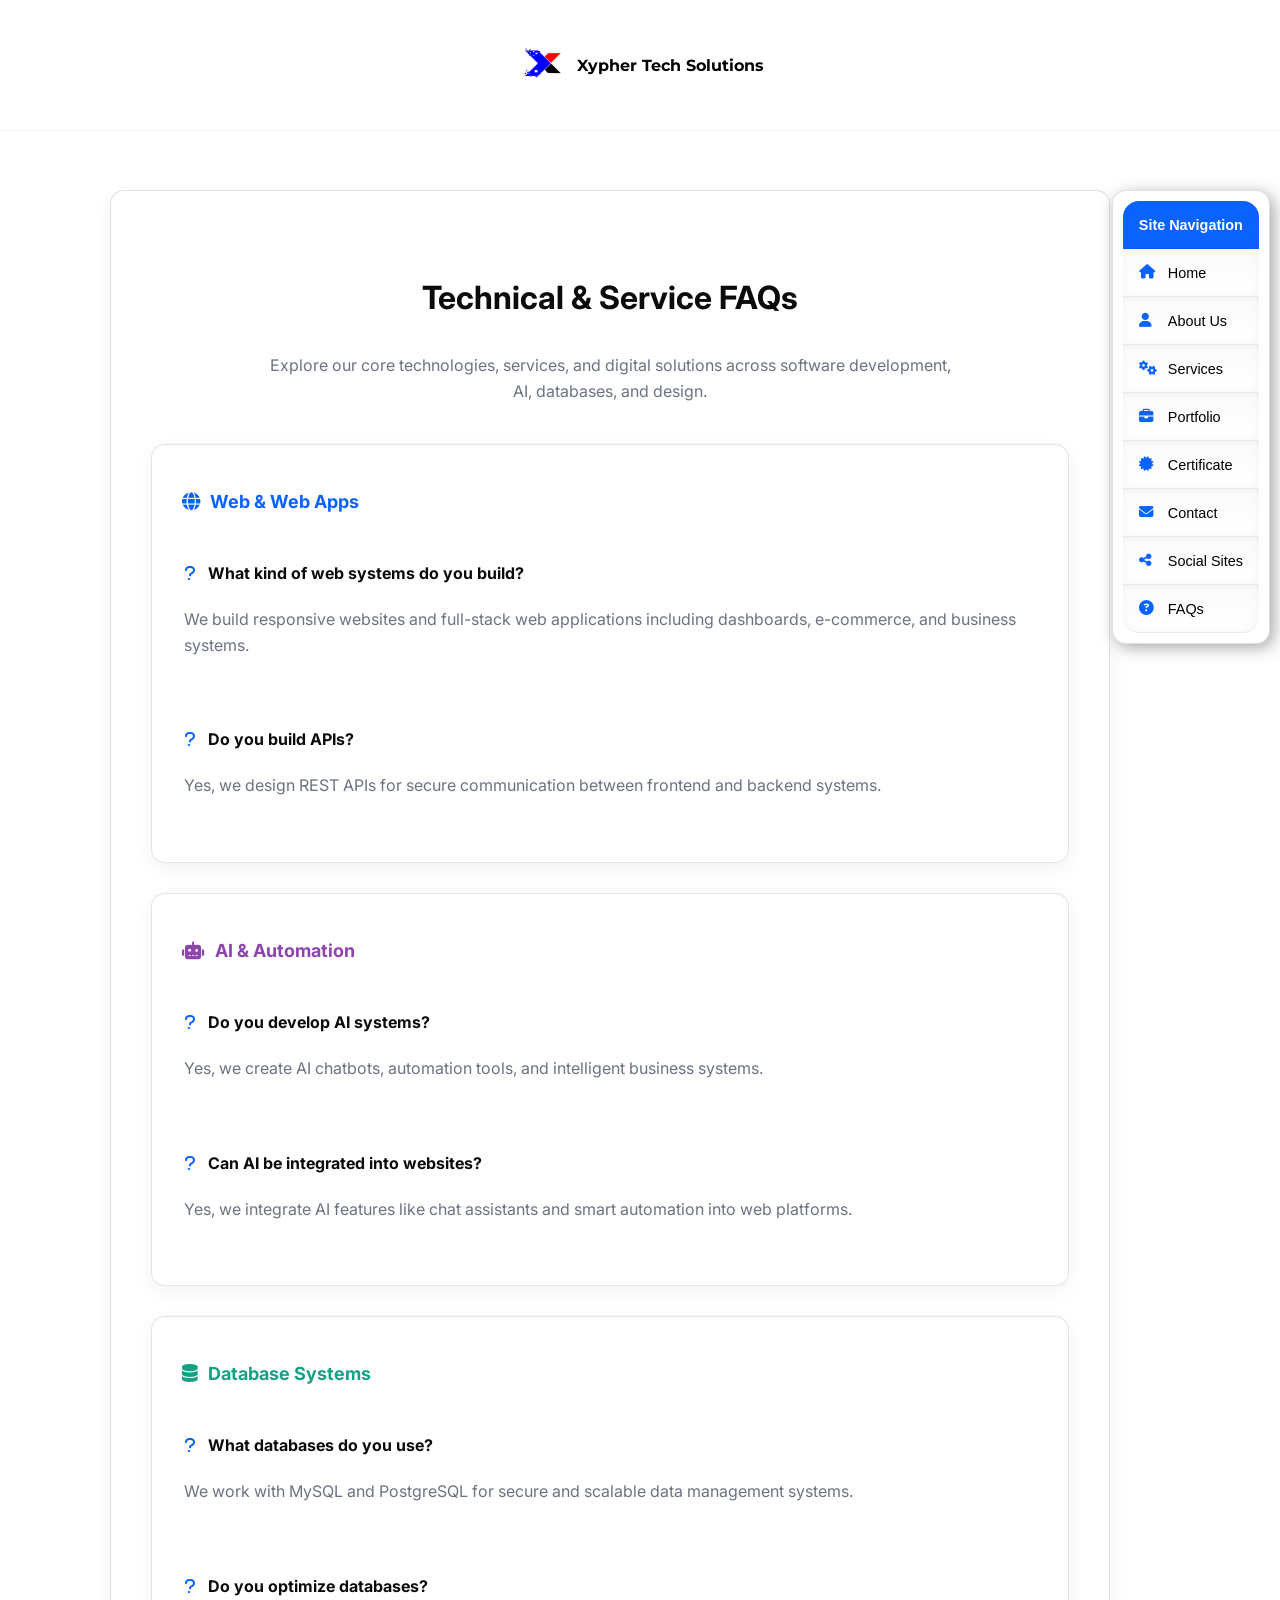
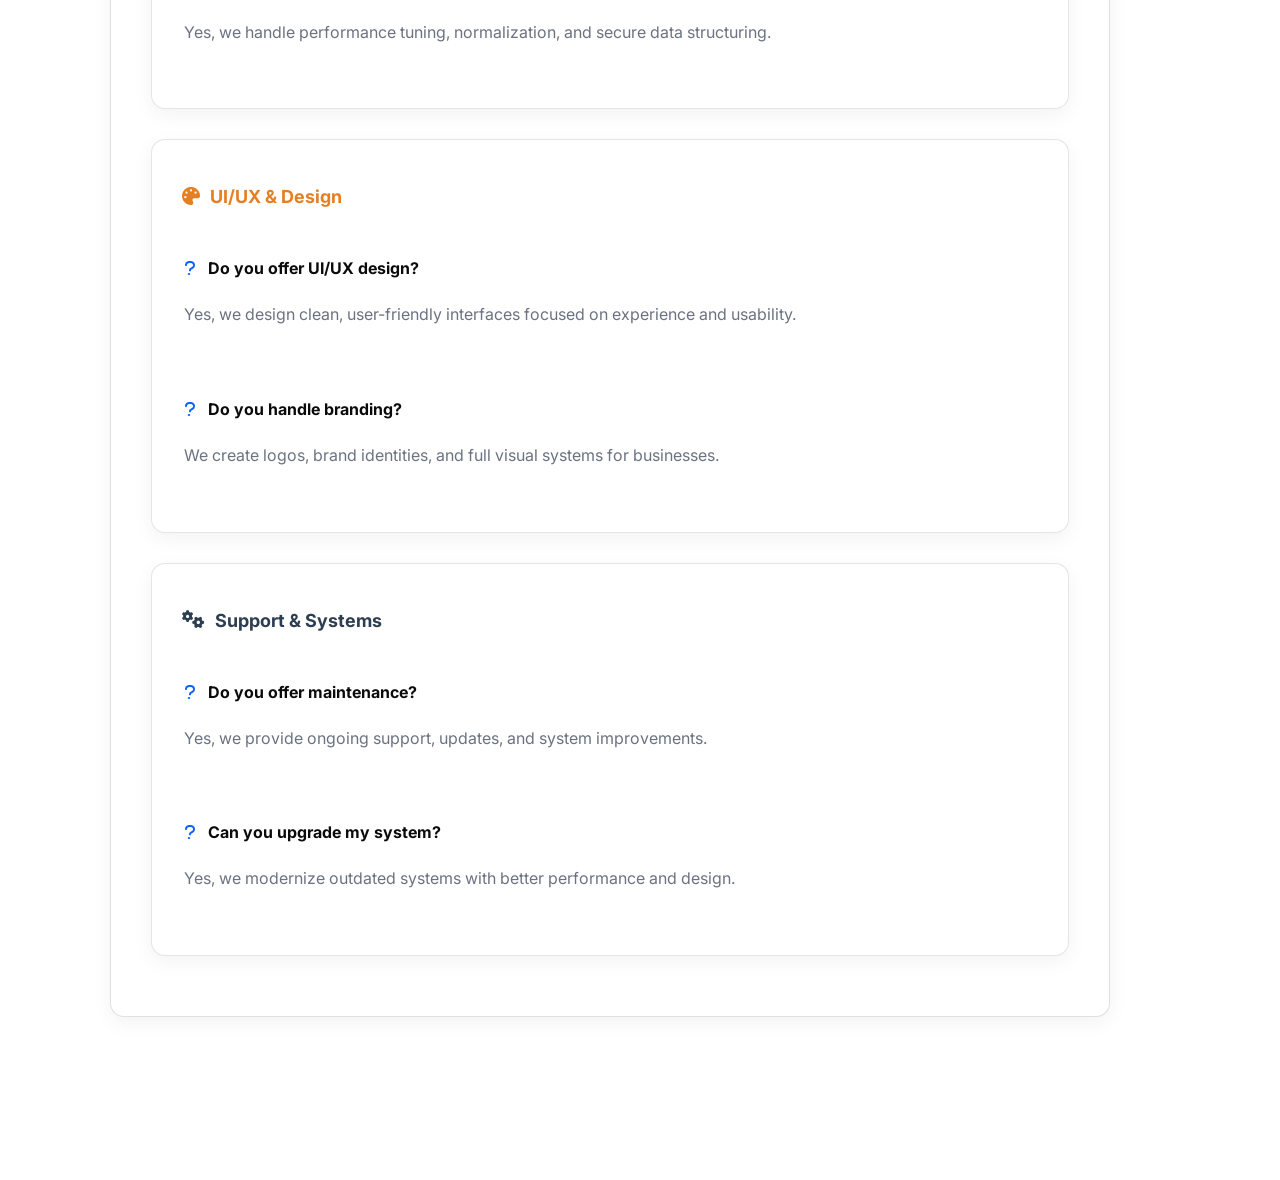
<file: faq.html>
<!DOCTYPE html>
<html lang="en">
<head>
  <meta charset="UTF-8">
  <meta name="viewport" content="width=device-width, initial-scale=1.0">
  <title>Xypher-Tech'S FAQs</title>

  <!-- Fonts -->
  <link href="https://fonts.googleapis.com/css2?family=Inter:wght@300;400;600;700;800&family=Montserrat:wght@600;700&display=swap" rel="stylesheet">

  <!-- Icons -->
  <link rel="stylesheet" href="https://cdnjs.cloudflare.com/ajax/libs/font-awesome/6.5.0/css/all.min.css">

  <style>
    :root{
      --blue:#0b63ff;
      --red:#e53935;
      --black:#0b0b0b;
      --white:#ffffff;
      --muted:#6b7280;
      --shadow:0 10px 30px rgba(0,0,0,0.08);
    }

    *{box-sizing:border-box}
    body{
      margin:0;
      font-family:'Inter',sans-serif;
      background:#fff;
      color:var(--black);
      padding-top:90px;
    }

    .container{
      max-width:1100px;
      margin:auto;
      padding:40px 20px;
    }

    /* HEADER */
    .site-header{
      position:fixed;
      top:0;
      width:100%;
      background:#fff;
      z-index:1000;
      border-bottom:1px solid rgba(0,0,0,0.05);
    }

    .nav-grid{
      display:flex;
      justify-content:center;
      align-items:center;
    }

    .brand{
      display:flex;
      align-items:center;
      gap:10px;
      text-decoration:none;
      color:#000;
      font-weight:700;
      font-family:'Montserrat',sans-serif;
    }

    .brand-logo{
      width:50px;
      height:50px;
      border-radius:50%;
    }

    /* SECTION */
    .section{
      padding:60px 0;
    }

    .section-header{
      text-align:center;
      margin-bottom:40px;
    }

    .section-header h2{
      font-size:32px;
      position:relative;
      display:inline-block;
      cursor:pointer;
    }

    .section-header h2::after{
      content:"";
      position:absolute;
      left:0;
      bottom:-6px;
      width:0%;
      height:3px;
      background:var(--red);
      transition:width 0.4s ease;
    }

    .section-header h2:hover::after{
      width:100%;
    }

    .section-header p{
      color:var(--muted);
      max-width:700px;
      margin:10px auto 0;
      line-height:1.6;
    }

    .about-grid{
      display:grid;
      grid-template-columns:1fr 1fr;
      gap:40px;
      align-items:center;
    }

    .about-text h3{
      font-size:22px;
      margin-bottom:10px;
      position:relative;
      display:inline-block;
    }

    .about-text h3::after{
      content:"";
      position:absolute;
      left:0;
      bottom:-4px;
      width:0%;
      height:2px;
      background:var(--blue);
      transition:width 0.4s;
    }

    .about-text h3:hover::after{
      width:100%;
    }

    .about-text p{
      line-height:1.7;
      margin-bottom:12px;
    }

    .muted{color:var(--muted);}

    .about-card{
      background:#fff;
      padding:25px;
      border-radius:12px;
      box-shadow:var(--shadow);
      transition:transform 0.3s ease, box-shadow 0.3s ease;
    }

    .about-card:hover{
      transform:translateY(-8px);
      box-shadow:0 20px 50px rgba(0,0,0,0.12);
    }

    .about-text .icon{
      margin-right:10px;
      color:var(--blue);
      transition:0.3s;
    }

    .about-card:hover .icon{
      color:var(--red);
      transform:scale(1.1);
    }

    .about-visual{
      text-align:center;
    }

    .about-visual img{
      width:220px;
      border-radius:20px;
      box-shadow:var(--shadow);
      transition:transform 0.4s ease;
    }

    .about-visual img:hover{
      transform:scale(1.05) rotate(2deg);
    }

    .fade-up{
      opacity:0;
      transform:translateY(40px);
      transition:all 0.8s ease;
    }

    .fade-up.show{
      opacity:1;
      transform:translateY(0);
    }

    /* NAV */
    nav {
      filter: drop-shadow(0.25rem 0.25rem 0.5rem #0005);
      width: 100%;
      max-width: 14rem;
      margin: 40px auto;
      position: absolute;
      right: 40px;
      top: 50%;
      transform: translateY(-50%);
    }

    @keyframes firstShow {
        0%, 100% { transform: perspective(1000px) translate3d(0, 0, 0em); }
        50% { transform: perspective(1000px) translate3d(0, 0, 3em); }
    }

    @keyframes show {
        0% { opacity: 0; }
        100% { opacity: 1; }
    }

    ul {
      position: relative;
      perspective: 1000px;
      list-style: none;
      padding-left: 0;
      border-radius: 1rem;
      transform-style: preserve-3d;
      font: lighter 1rem Helvetica, sans-serif;
    }

    ul li {
      height: 3rem;
      display: flex;
      background: linear-gradient(#00000005, #0000), #fff;
      border-bottom: 1px solid #0001;
      box-shadow: inset 0 0 1rem -0.5rem #0002;
      transition: transform 0.35s, box-shadow 0.35s, background 0.35s;
      opacity: 0;
      animation: firstShow 0.5s ease-in-out, show 0.15s linear forwards;
    }

    ul li:nth-child(1){animation-delay:0.50s;}
    ul li:nth-child(2){animation-delay:0.60s;}
    ul li:nth-child(3){animation-delay:0.70s;}
    ul li:nth-child(4){animation-delay:0.80s;}
    ul li:nth-child(5){animation-delay:0.90s;}
    ul li:nth-child(6){animation-delay:1.00s;}
    ul li:nth-child(7){animation-delay:1.10s;}
    ul li:nth-child(8){animation-delay:1.20s;}

    ul li:first-child{
      background:var(--blue);
      justify-content:center;
      border-radius:1rem 1rem 0 0;
    }

    ul li:last-child{
      border-radius:0 0 1rem 1rem;
    }

    ul li:hover{
      transform:translate3d(0,0,3rem);
    }

    ul h2, ul a{
      display:flex;
      align-items:center;
      flex:1;
      padding:0 1rem;
      text-decoration:none;
      color:#000;
      font-size:0.9rem;
    }

    ul h2{
      color:#fff;
      justify-content:center;
      font-weight:700;
    }

    ul i{
      width:1.2rem;
      margin-right:10px;
      color:var(--blue);
    }

    ul li:hover i{
      color:var(--red);
    }

    @media(max-width:800px){
      .about-grid{
        grid-template-columns:1fr;
      }
    }

    @media (prefers-reduced-motion){
      nav *{
        animation:none !important;
        transition:none !important;
      }
    }

    /* WRAPPER ADDED  */
    .hero-wrapper{
      display:flex;
      justify-content:space-between;
      align-items:flex-start;
      position:relative;
      
    }

    /*SIMPLE CENTERED BORDER LAYOUT */

    .hero-wrapper{
        max-width:1100px;
        margin:120px auto 40px auto;
        display:flex;
        justify-content:center;
        align-items:flex-start;
        gap:30px;
        padding:20px;
    }

    /* LEFT BOX (ABOUT CONTENT) */
    .about.section{
        flex:1;
        border:1px solid rgba(0,0,0,0.12);
        border-radius:14px;
        padding:20px;
        background:#fff;
        box-shadow:0 6px 20px rgba(0,0,0,0.05);
    }

    /* RIGHT BOX (NAVIGATION) */
    nav{
        flex:0 0 220px;
        border:1px solid rgba(0,0,0,0.12);
        border-radius:14px;
        padding:10px;
        background:#fff;
    }

    /* CENTER ALIGNMENT */
    .hero-wrapper{
        justify-content:center;
    }

    /* MAKE SURE IMAGE STAYS INSIDE FLOW */
    .about-visual{
        margin-top:20px;
    }

    /* Bring the whole right side (nav area) closer to header */
    .hero-wrapper{
        margin-top:80px !important;
        align-items:flex-start;
    }

    /* Move navigation slightly up */
    nav{
        top: 120px; /* adjusts distance from top bar */
    }

    /* Push image lower under nav */
    .about-visual{
        margin-top:120px;  /* create space so image sits under nav */
    }

    /* optional: tighten spacing between nav items and image alignment */
    .about-visual img{
        display:block;
        margin:0 auto;
    }

    /* Cancel ALL  absolute positioning */
    nav{
        position: static !important;
        transform: none !important;
        top: auto !important;
        right: auto !important;
        margin: 30px auto 0 auto !important;
        display: block;
    }

    /* layout flows vertically */
    .hero-wrapper{
        display: flex;
        flex-direction: column;
        align-items: center;
    }

    /* Keep about section first */
    .about.section{
        order: 1;
        width: 100%;
    }

    /* NAV goes next */
    nav{
        order: 2;
        width: fit-content;
    }

    /* IMAGE goes last */
    .about-visual{
        order: 3;
        margin-top: 30px;
        text-align: center;
    }

    /* Center everything */
    nav ul{
        margin: 0 auto;
    }

    /* NAV OUTSIDE(CLOSE FIX) */

   .hero-wrapper{
        position: relative;
    }

    /* Attach nav just outside border */
    nav{
        position: absolute !important;
        top: 20px !important;
        right: -80px !important;  /* closer attachment */

        transform: none !important;
        margin: 0 !important;

        z-index: 10;
    }

    /* reduce unnecessary spacing */
    .hero-wrapper{
        padding-right: 80px;
    }

    /* keep clean spacing */
    .about.section{
        padding-top: 20px;
    }

    /* MOBILE BUTTON */
    .mobile-nav-btn{
        display: none;
        position: fixed;
        top: 95px;
        left: 12px;
        z-index: 3000;

        width: 45px;
        height: 45px;
        border-radius: 12px;

        background:rgba(255,255,255,0.2);
        backdrop-filter: blur(12px);
        -webkit-backdrop-filter: blur(12px);

        border:1px solid rgba(255,255,255,0.3);
        color:var(--black);

        font-size:18px;
        cursor:pointer;

        box-shadow:0 8px 25px rgba(0,0,0,0.15);
    }

    /* mobile nav */
    @media (max-width: 768px){

        .hero-wrapper{
            display:flex !important;
            flex-direction:column !important;
            justify-content:center !important;
            align-items:center !important;
            text-align:center !important;
            margin:0 auto !important;
            padding:20px !important;
        }

        /* NAV PANEL */
        nav{
            position:fixed !important;
            top:110px !important;

             /* increased slide distance */
            left:-320px;

            width:220px;
            height:auto;

            margin:0 !important;
            transform:none !important;

            background:rgba(255,255,255,0.15);
            backdrop-filter: blur(12px);
            -webkit-backdrop-filter: blur(12px);

            border-right:1px solid rgba(255,255,255,0.3);
            box-shadow:5px 0 30px rgba(0,0,0,0.2);

            transition:0.45s ease;
            z-index:2500;
        }

        nav.active{
            left:0;
        }

        .mobile-nav-btn{
            display:flex;
            align-items:center;
            justify-content:center;

            /* button position */
            top:130px;
            left:2px;
            position: fixed;
        }

        .about.section{
            width:100% !important;
            order:1;
        }

        .about-visual{
            order:3;
            margin-top:20px !important;
            text-align:center;
        }

        nav ul{
            margin:0 auto !important;
        }
    }

    /* SCROLL HIDE STATE */
    .hide-ui .mobile-nav-btn{
      opacity: 0;
      transform: translateY(-10px);
      pointer-events: none;
      transition: 0.4s ease;
    }

    .hide-ui nav{
      opacity: 0;
      transform: translateY(-10px);
      pointer-events: none;
      transition: 0.4s ease;
    }

    .faq-grid{
  display:grid;
  grid-template-columns:1fr 1fr;
  gap:25px;
}

.faq-grid h3{
  font-size:18px;
}

.faq-grid p{
  margin-top:8px;
  line-height:1.6;
  color:var(--muted);
}

@media(max-width:768px){
  .faq-grid{
    grid-template-columns:1fr;
  }
}
.faq-grid{
  display:flex;
  flex-direction:column;
  gap:30px;
}

/* CATEGORY BOX */
.faq-category{
  border:1px solid rgba(0,0,0,0.1);
  border-radius:14px;
  padding:20px;
  box-shadow:0 6px 20px rgba(0,0,0,0.05);
  background:#fff;
}

/* CATEGORY TITLE */
.cat-title{
  display:inline-flex;
  align-items:center;
  gap:10px;
  font-size:18px;
  margin-bottom:15px;
  font-weight:700;

  cursor:pointer;              /* clickable feel */
  transition:0.3s ease;
  padding:8px 10px;
  border-radius:10px;
}

.cat-title{
  width: fit-content;
}

/* CATEGORY COLORS */
.cat-title.web{ color:#0b63ff; }
.cat-title.ai{ color:#8e44ad; }
.cat-title.db{ color:#16a085; }
.cat-title.design{ color:#e67e22; }
.cat-title.general{ color:#2c3e50; }

/* HOVER EFFECT (COLOR + BACKGROUND) */
.cat-title.web:hover{
  color:#ffffff;
  background:#0b63ff;
}

.cat-title.ai:hover{
  color:#ffffff;
  background:#8e44ad;
}

.cat-title.db:hover{
  color:#ffffff;
  background:#16a085;
}

.cat-title.design:hover{
  color:#ffffff;
  background:#e67e22;
}

.cat-title.general:hover{
  color:#ffffff;
  background:#2c3e50;
}

/* ICON ANIMATION ON HOVER */
.cat-title:hover .cat-icon{
  transform:scale(1.2) rotate(5deg);
  transition:0.3s ease;
}

/* CATEGORY ICON ANIMATION */
.cat-icon{
  animation: floatIcon 2s infinite ease-in-out;
}

.cat-title{
  position:relative;
  overflow:hidden;
}

/* subtle shine sweep */
.cat-title::after{
  content:"";
  position:absolute;
  top:0;
  left:-100%;
  width:100%;
  height:100%;
  background:linear-gradient(120deg, transparent, rgba(255,255,255,0.3), transparent);
  transition:0.5s;
}

.cat-title:hover::after{
  left:100%;
}

@keyframes floatIcon{
  0%,100%{ transform:translateY(0); }
  50%{ transform:translateY(-4px); }
}

/* FAQ ITEM */
.faq-item{
  margin-bottom:15px;
  padding:12px;
  border-radius:10px;
  transition:0.3s;
  cursor:pointer;
}

/* HOVER EFFECT */
.faq-item:hover{
  background:#f9f9f9;
  transform:translateX(5px);
}

/* QUESTION STYLE */
.faq-item h3{
  position:relative;
  display:inline-block;
  font-size:16px;
  cursor:pointer;
}

/* QUESTION ICON */
.q-icon{
  color:var(--blue);
  margin-right:8px;
}

/* UNDERLINE ANIMATION */
.faq-item h3::after{
  content:"";
  position:absolute;
  left:0;
  bottom:-4px;
  width:0%;
  height:2px;
  background:var(--blue);
  transition:0.4s ease;
}

.faq-item h3:hover::after{
  width:100%;
}

/* TEXT */
.faq-item p{
  margin-top:8px;
  color:var(--muted);
  line-height:1.6;
}  

/* FOOTER BASE STYLE */
.site-footer{
  background:#0b0b0b;
  color:#fff;
  text-align:center;
  padding:18px 10px;
  font-size:14px;

  position:relative;
  width:100%;
  margin-top:60px;

  opacity:0;
  transform:translateY(30px);
  transition:all 0.8s ease;
}

/* TEXT CENTER WRAPPER */
.footer-content{
  max-width:1100px;
  margin:auto;
}

/* FADE-IN WHEN VISIBLE */
.site-footer.show{
  opacity:1;
  transform:translateY(0);
}

/* SCROLL TO TOP BUTTON */
.scroll-top-btn{
  position: fixed;
  bottom: 25px;
  right: 15px;

  width: 45px;
  height: 45px;
  border-radius: 12px;

  background: var(--blue);
  color: #fff;
  border: none;

  display: flex;
  align-items: center;
  justify-content: center;

  font-size: 16px;
  cursor: pointer;

  box-shadow: 0 8px 25px rgba(0,0,0,0.2);

  opacity: 0;
  transform: translateY(20px);
  pointer-events: none;

  transition: all 0.4s ease;
  z-index: 3000;
}

/* SHOW STATE */
.scroll-top-btn.show{
  opacity: 1;
  transform: translateY(0);
  pointer-events: auto;
}

/* HOVER EFFECT */
.scroll-top-btn:hover{
  background: var(--red);
  transform: translateY(-3px);
}

/* ONLY MOBILE */
@media (min-width: 769px){
  .scroll-top-btn{
    display: none;
  }
}

  </style>
</head>

<body>

    <header class="site-header">
        <div class="container nav-grid">
            <a class="brand" href="index.html">
                <img src="assets/logo1.png" class="brand-logo">
                <span>Xypher Tech Solutions</span>
            </a>
        </div>
    </header>

    <button class="mobile-nav-btn" onclick="toggleNav()">
        <i class="fa-solid fa-bars"></i>
    </button>

    <!--  WRAPPER ADDED -->
    <div class="hero-wrapper">

        <!-- NAV -->
        <nav aria-labelledby="nav-title-main">
            <ul>

                <li><h2 id="nav-title-main">Site Navigation</h2></li>

                <li><a href="index.html"><i class="fa-solid fa-house"></i>Home</a></li>
                <li>
                    <a href="about.html">
                        <i class="fa-solid fa-user"></i>
                        About Us
                    </a>
                </li>
                <li><a href="services.html"><i class="fa-solid fa-gears"></i>Services</a></li>
                <li><a href="portfolio.html"><i class="fa-solid fa-briefcase"></i>Portfolio</a></li>
                <li><a href="certificate.html"><i class="fa-solid fa-certificate"></i>Certificate</a></li>
                <li><a href="contact.html"><i class="fa-solid fa-envelope"></i>Contact</a></li>
                <li><a href="social.html"><i class="fa-solid fa-share-nodes"></i>Social Sites</a></li>
                <li><a href="faq.html"><i class="fa-solid fa-circle-question"></i>FAQs</a></li>
            </ul>
        </nav>

<!-- ADVANCED FAQ SECTION -->
<section class="about section">

    <div class="container">
  
      <div class="section-header fade-up">
        <h2>Technical & Service FAQs</h2>
        <p>
          Explore our core technologies, services, and digital solutions across software development, AI, databases, and design.
        </p>
      </div>
  
      <div class="faq-grid fade-up">
  
        <!-- WEB CATEGORY -->
        <div class="faq-category">
          <h3 class="cat-title web"><i class="fa-solid fa-globe cat-icon"></i> Web & Web Apps</h3>
  
          <div class="faq-item">
            <h3><i class="fa-solid fa-question q-icon"></i> What kind of web systems do you build?</h3>
            <p>We build responsive websites and full-stack web applications including dashboards, e-commerce, and business systems.</p>
          </div>
  
          <div class="faq-item">
            <h3><i class="fa-solid fa-question q-icon"></i> Do you build APIs?</h3>
            <p>Yes, we design REST APIs for secure communication between frontend and backend systems.</p>
          </div>
        </div>
  
        <!-- AI CATEGORY -->
        <div class="faq-category">
          <h3 class="cat-title ai"><i class="fa-solid fa-robot cat-icon"></i> AI & Automation</h3>
  
          <div class="faq-item">
            <h3><i class="fa-solid fa-question q-icon"></i> Do you develop AI systems?</h3>
            <p>Yes, we create AI chatbots, automation tools, and intelligent business systems.</p>
          </div>
  
          <div class="faq-item">
            <h3><i class="fa-solid fa-question q-icon"></i> Can AI be integrated into websites?</h3>
            <p>Yes, we integrate AI features like chat assistants and smart automation into web platforms.</p>
          </div>
        </div>
  
        <!-- DATABASE CATEGORY -->
        <div class="faq-category">
          <h3 class="cat-title db"><i class="fa-solid fa-database cat-icon"></i> Database Systems</h3>
  
          <div class="faq-item">
            <h3><i class="fa-solid fa-question q-icon"></i> What databases do you use?</h3>
            <p>We work with MySQL and PostgreSQL for secure and scalable data management systems.</p>
          </div>
  
          <div class="faq-item">
            <h3><i class="fa-solid fa-question q-icon"></i> Do you optimize databases?</h3>
            <p>Yes, we handle performance tuning, normalization, and secure data structuring.</p>
          </div>
        </div>
  
        <!-- DESIGN CATEGORY -->
        <div class="faq-category">
          <h3 class="cat-title design"><i class="fa-solid fa-palette cat-icon"></i> UI/UX & Design</h3>
  
          <div class="faq-item">
            <h3><i class="fa-solid fa-question q-icon"></i> Do you offer UI/UX design?</h3>
            <p>Yes, we design clean, user-friendly interfaces focused on experience and usability.</p>
          </div>
  
          <div class="faq-item">
            <h3><i class="fa-solid fa-question q-icon"></i> Do you handle branding?</h3>
            <p>We create logos, brand identities, and full visual systems for businesses.</p>
          </div>
        </div>
  
        <!-- GENERAL CATEGORY -->
        <div class="faq-category">
          <h3 class="cat-title general"><i class="fa-solid fa-cogs cat-icon"></i> Support & Systems</h3>
  
          <div class="faq-item">
            <h3><i class="fa-solid fa-question q-icon"></i> Do you offer maintenance?</h3>
            <p>Yes, we provide ongoing support, updates, and system improvements.</p>
          </div>
  
          <div class="faq-item">
            <h3><i class="fa-solid fa-question q-icon"></i> Can you upgrade my system?</h3>
            <p>Yes, we modernize outdated systems with better performance and design.</p>
          </div>
  
        </div>
  
      </div>
  
    </div>
  
  </section>

    </div>

    <!-- SCROLL TO TOP (MOBILE ONLY) -->
<button class="scroll-top-btn" onclick="scrollToTop()">
    <i class="fa-solid fa-arrow-up"></i>
  </button>

    <!-- FOOTER -->
<footer class="site-footer fade-up">
    <div class="footer-content">
      © 2025 Xypher Tech Solutions. All Rights Reserved
    </div>
  </footer>


    <script>
        const elements = document.querySelectorAll('.fade-up');
        const btn = document.querySelector(".mobile-nav-btn");
        const nav = document.querySelector("nav");

        const observer = new IntersectionObserver((entries)=>{
            entries.forEach(entry=>{
                if(entry.isIntersecting){
                    entry.target.classList.add('show');
                }
            });
        }, {threshold:0.2});

        elements.forEach(el => observer.observe(el));

        function toggleNav(){
            nav.classList.toggle("active");
        }

        // close when clicking outside nav
        document.addEventListener("click", function(e){
            const clickedInsideNav = nav.contains(e.target);
            const clickedButton = btn.contains(e.target);

            if(!clickedInsideNav && !clickedButton){
                nav.classList.remove("active");
            }
        });

        //  SMOOTH SCROLL EFFECT (BUTTON + MENU TOGETHER)
        let lastScroll = 0;

        window.addEventListener("scroll", () => {
        const currentScroll = window.scrollY;

        if (currentScroll > 80 && currentScroll > lastScroll) {
            // scrolling down → hide UI
            document.body.classList.add("hide-ui");
        } else {
            // scrolling up → show UI
            document.body.classList.remove("hide-ui");
        }

            lastScroll = currentScroll;
        });

        const footer = document.querySelector(".site-footer");

        const footerObserver = new IntersectionObserver((entries) => {
            entries.forEach(entry => {
                if (entry.isIntersecting) {
                    footer.classList.add("show");
                } else {
                    footer.classList.remove("show");
                }
            });
        }, { threshold: 0.2 });

        footerObserver.observe(footer);

        let lastScrollTopBtn = 0;
const scrollBtn = document.querySelector(".scroll-top-btn");

window.addEventListener("scroll", () => {
  const currentScroll = window.scrollY;

  if (currentScroll > 150 && currentScroll > lastScrollTopBtn) {
    // scrolling DOWN → show button
    scrollBtn.classList.add("show");
  } else {
    // scrolling UP → hide button
    scrollBtn.classList.remove("show");
  }

  lastScrollTopBtn = currentScroll;
});

/* SCROLL TO TOP FUNCTION */
function scrollToTop(){
  window.scrollTo({
    top: 0,
    behavior: "smooth"
  });
}
    </script>

</body>
</html>
</file>
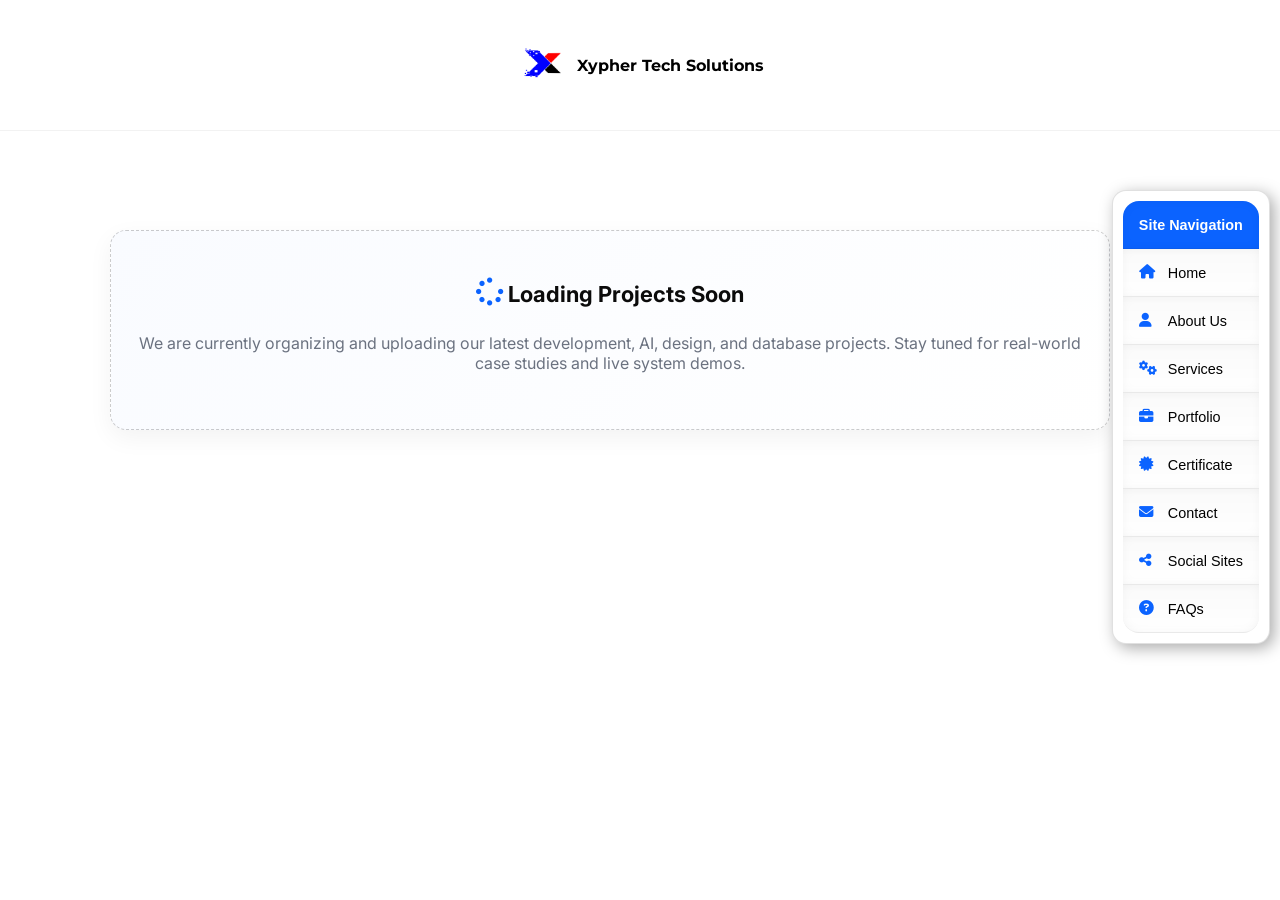
<file: portfolio.html>
<!DOCTYPE html>
<html lang="en">
<head>
  <meta charset="UTF-8">
  <meta name="viewport" content="width=device-width, initial-scale=1.0">
  <title>Xypher-TechS' Portfolio</title>

  <!-- Fonts -->
  <link href="https://fonts.googleapis.com/css2?family=Inter:wght@300;400;600;700;800&family=Montserrat:wght@600;700&display=swap" rel="stylesheet">

  <!-- Icons -->
  <link rel="stylesheet" href="https://cdnjs.cloudflare.com/ajax/libs/font-awesome/6.5.0/css/all.min.css">

  <style>
    :root{
      --blue:#0b63ff;
      --red:#e53935;
      --black:#0b0b0b;
      --white:#ffffff;
      --muted:#6b7280;
      --shadow:0 10px 30px rgba(0,0,0,0.08);
    }

    *{box-sizing:border-box}
    body{
      margin:0;
      font-family:'Inter',sans-serif;
      background:#fff;
      color:var(--black);
      padding-top:90px;
    }

    .container{
      max-width:1100px;
      margin:auto;
      padding:40px 20px;
    }

    /* HEADER */
    .site-header{
      position:fixed;
      top:0;
      width:100%;
      background:#fff;
      z-index:1000;
      border-bottom:1px solid rgba(0,0,0,0.05);
    }

    .nav-grid{
      display:flex;
      justify-content:center;
      align-items:center;
    }

    .brand{
      display:flex;
      align-items:center;
      gap:10px;
      text-decoration:none;
      color:#000;
      font-weight:700;
      font-family:'Montserrat',sans-serif;
    }

    .brand-logo{
      width:50px;
      height:50px;
      border-radius:50%;
    }

    /* SECTION */
    .section{
      padding:60px 0;
    }

    .section-header{
      text-align:center;
      margin-bottom:40px;
    }

    .section-header h2{
      font-size:32px;
      position:relative;
      display:inline-block;
      cursor:pointer;
    }

    .section-header h2::after{
      content:"";
      position:absolute;
      left:0;
      bottom:-6px;
      width:0%;
      height:3px;
      background:var(--red);
      transition:width 0.4s ease;
    }

    .section-header h2:hover::after{
      width:100%;
    }

    .section-header p{
      color:var(--muted);
      max-width:700px;
      margin:10px auto 0;
      line-height:1.6;
    }

    .about-grid{
      display:grid;
      grid-template-columns:1fr 1fr;
      gap:40px;
      align-items:center;
    }

    .about-text h3{
      font-size:22px;
      margin-bottom:10px;
      position:relative;
      display:inline-block;
    }

    .about-text h3::after{
      content:"";
      position:absolute;
      left:0;
      bottom:-4px;
      width:0%;
      height:2px;
      background:var(--blue);
      transition:width 0.4s;
    }

    .about-text h3:hover::after{
      width:100%;
    }

    .about-text p{
      line-height:1.7;
      margin-bottom:12px;
    }

    .muted{color:var(--muted);}

    .about-card{
      background:#fff;
      padding:25px;
      border-radius:12px;
      box-shadow:var(--shadow);
      transition:transform 0.3s ease, box-shadow 0.3s ease;
    }

    .about-card:hover{
      transform:translateY(-8px);
      box-shadow:0 20px 50px rgba(0,0,0,0.12);
    }

    .about-text .icon{
      margin-right:10px;
      color:var(--blue);
      transition:0.3s;
    }

    .about-card:hover .icon{
      color:var(--red);
      transform:scale(1.1);
    }

    .about-visual{
      text-align:center;
    }

    .about-visual img{
      width:220px;
      border-radius:20px;
      box-shadow:var(--shadow);
      transition:transform 0.4s ease;
    }

    .about-visual img:hover{
      transform:scale(1.05) rotate(2deg);
    }

    .fade-up{
      opacity:0;
      transform:translateY(40px);
      transition:all 0.8s ease;
    }

    .fade-up.show{
      opacity:1;
      transform:translateY(0);
    }

    /* NAV */
    nav {
      filter: drop-shadow(0.25rem 0.25rem 0.5rem #0005);
      width: 100%;
      max-width: 14rem;
      margin: 40px auto;
      position: absolute;
      right: 40px;
      top: 50%;
      transform: translateY(-50%);
    }

    @keyframes firstShow {
        0%, 100% { transform: perspective(1000px) translate3d(0, 0, 0em); }
        50% { transform: perspective(1000px) translate3d(0, 0, 3em); }
    }

    @keyframes show {
        0% { opacity: 0; }
        100% { opacity: 1; }
    }

    ul {
      position: relative;
      perspective: 1000px;
      list-style: none;
      padding-left: 0;
      border-radius: 1rem;
      transform-style: preserve-3d;
      font: lighter 1rem Helvetica, sans-serif;
    }

    ul li {
      height: 3rem;
      display: flex;
      background: linear-gradient(#00000005, #0000), #fff;
      border-bottom: 1px solid #0001;
      box-shadow: inset 0 0 1rem -0.5rem #0002;
      transition: transform 0.35s, box-shadow 0.35s, background 0.35s;
      opacity: 0;
      animation: firstShow 0.5s ease-in-out, show 0.15s linear forwards;
    }

    ul li:nth-child(1){animation-delay:0.50s;}
    ul li:nth-child(2){animation-delay:0.60s;}
    ul li:nth-child(3){animation-delay:0.70s;}
    ul li:nth-child(4){animation-delay:0.80s;}
    ul li:nth-child(5){animation-delay:0.90s;}
    ul li:nth-child(6){animation-delay:1.00s;}
    ul li:nth-child(7){animation-delay:1.10s;}
    ul li:nth-child(8){animation-delay:1.20s;}

    ul li:first-child{
      background:var(--blue);
      justify-content:center;
      border-radius:1rem 1rem 0 0;
    }

    ul li:last-child{
      border-radius:0 0 1rem 1rem;
    }

    ul li:hover{
      transform:translate3d(0,0,3rem);
    }

    ul h2, ul a{
      display:flex;
      align-items:center;
      flex:1;
      padding:0 1rem;
      text-decoration:none;
      color:#000;
      font-size:0.9rem;
    }

    ul h2{
      color:#fff;
      justify-content:center;
      font-weight:700;
    }

    ul i{
      width:1.2rem;
      margin-right:10px;
      color:var(--blue);
    }

    ul li:hover i{
      color:var(--red);
    }

    @media(max-width:800px){
      .about-grid{
        grid-template-columns:1fr;
      }
    }

    @media (prefers-reduced-motion){
      nav *{
        animation:none !important;
        transition:none !important;
      }
    }

    /* WRAPPER ADDED  */
    .hero-wrapper{
      display:flex;
      justify-content:space-between;
      align-items:flex-start;
      position:relative;
      
    }

    /*SIMPLE CENTERED BORDER LAYOUT */

    .hero-wrapper{
        max-width:1100px;
        margin:120px auto 40px auto;
        display:flex;
        justify-content:center;
        align-items:flex-start;
        gap:30px;
        padding:20px;
    }

    /* LEFT BOX (ABOUT CONTENT) */
    .about.section{
        flex:1;
        border:1px solid rgba(0,0,0,0.12);
        border-radius:14px;
        padding:20px;
        background:#fff;
        box-shadow:0 6px 20px rgba(0,0,0,0.05);
    }

    /* RIGHT BOX (NAVIGATION) */
    nav{
        flex:0 0 220px;
        border:1px solid rgba(0,0,0,0.12);
        border-radius:14px;
        padding:10px;
        background:#fff;
    }

    /* CENTER ALIGNMENT */
    .hero-wrapper{
        justify-content:center;
    }

    /* MAKE SURE IMAGE STAYS INSIDE FLOW */
    .about-visual{
        margin-top:20px;
    }

    /* Bring the whole right side (nav area) closer to header */
    .hero-wrapper{
        margin-top:80px !important;
        align-items:flex-start;
    }

    /* Move navigation slightly up */
    nav{
        top: 120px; /* adjusts distance from top bar */
    }

    /* Push image lower under nav */
    .about-visual{
        margin-top:120px;  /* create space so image sits under nav */
    }

    /* optional: tighten spacing between nav items and image alignment */
    .about-visual img{
        display:block;
        margin:0 auto;
    }

    /* Cancel ALL  absolute positioning */
    nav{
        position: static !important;
        transform: none !important;
        top: auto !important;
        right: auto !important;
        margin: 30px auto 0 auto !important;
        display: block;
    }

    /* layout flows vertically */
    .hero-wrapper{
        display: flex;
        flex-direction: column;
        align-items: center;
    }

    /* Keep about section first */
    .about.section{
        order: 1;
        width: 100%;
    }

    /* NAV goes next */
    nav{
        order: 2;
        width: fit-content;
    }

    /* IMAGE goes last */
    .about-visual{
        order: 3;
        margin-top: 30px;
        text-align: center;
    }

    /* Center everything */
    nav ul{
        margin: 0 auto;
    }

    /* NAV OUTSIDE(CLOSE FIX) */

   .hero-wrapper{
        position: relative;
    }

    /* Attach nav just outside border */
    nav{
        position: absolute !important;
        top: 20px !important;
        right: -80px !important;  /* closer attachment */

        transform: none !important;
        margin: 0 !important;

        z-index: 10;
    }

    /* reduce unnecessary spacing */
    .hero-wrapper{
        padding-right: 80px;
    }

    /* keep clean spacing */
    .about.section{
        padding-top: 20px;
    }

    /* MOBILE BUTTON */
    .mobile-nav-btn{
        display: none;
        position: fixed;
        top: 95px;
        left: 12px;
        z-index: 3000;

        width: 45px;
        height: 45px;
        border-radius: 12px;

        background:rgba(255,255,255,0.2);
        backdrop-filter: blur(12px);
        -webkit-backdrop-filter: blur(12px);

        border:1px solid rgba(255,255,255,0.3);
        color:var(--black);

        font-size:18px;
        cursor:pointer;

        box-shadow:0 8px 25px rgba(0,0,0,0.15);
    }

    /* mobile nav */
    @media (max-width: 768px){

        .hero-wrapper{
            display:flex !important;
            flex-direction:column !important;
            justify-content:center !important;
            align-items:center !important;
            text-align:center !important;
            margin:0 auto !important;
            padding:20px !important;
        }

        /* NAV PANEL */
        nav{
            position:fixed !important;
            top:110px !important;

             /* increased slide distance */
            left:-320px;

            width:220px;
            height:auto;

            margin:0 !important;
            transform:none !important;

            background:rgba(255,255,255,0.15);
            backdrop-filter: blur(12px);
            -webkit-backdrop-filter: blur(12px);

            border-right:1px solid rgba(255,255,255,0.3);
            box-shadow:5px 0 30px rgba(0,0,0,0.2);

            transition:0.45s ease;
            z-index:2500;
        }

        nav.active{
            left:0;
        }

        .mobile-nav-btn{
            display:flex;
            align-items:center;
            justify-content:center;

            /* button position */
            top:130px;
            left:2px;
            position: fixed;
        }

        .about.section{
            width:100% !important;
            order:1;
        }

        .about-visual{
            order:3;
            margin-top:20px !important;
            text-align:center;
        }

        nav ul{
            margin:0 auto !important;
        }
    }

    /* SCROLL HIDE STATE */
    .hide-ui .mobile-nav-btn{
      opacity: 0;
      transform: translateY(-10px);
      pointer-events: none;
      transition: 0.4s ease;
    }

    .hide-ui nav{
      opacity: 0;
      transform: translateY(-10px);
      pointer-events: none;
      transition: 0.4s ease;
    }

/* PORTFOLIO NOTE */
.portfolio-note{
  text-align:center;
  padding:40px 20px;
  margin-top:40px;
  border:1px dashed rgba(0,0,0,0.2);
  border-radius:16px;
  background:linear-gradient(135deg, #f9fbff, #ffffff);
  box-shadow:0 8px 25px rgba(0,0,0,0.05);
}

.portfolio-note i{
  font-size:28px;
  color:var(--blue);
  margin-bottom:10px;
}

.portfolio-note h3{
  font-size:22px;
  margin:10px 0;
  position:relative;
  display:inline-block;
  cursor:pointer;
}

/* underline animation */
.portfolio-note h3::after{
  content:"";
  position:absolute;
  left:0;
  bottom:-5px;
  width:0%;
  height:2px;
  background:var(--red);
  transition:0.4s ease;
}

.portfolio-note h3:hover::after{
  width:100%;
}
  </style>
</head>

<body>

    <header class="site-header">
        <div class="container nav-grid">
            <a class="brand" href="index.html">
                <img src="assets/logo1.png" class="brand-logo">
                <span>Xypher Tech Solutions</span>
            </a>
        </div>
    </header>

    <button class="mobile-nav-btn" onclick="toggleNav()">
        <i class="fa-solid fa-bars"></i>
    </button>

    <!--  WRAPPER ADDED -->
    <div class="hero-wrapper">

        <!-- NAV -->
        <nav aria-labelledby="nav-title-main">
            <ul>

                <li><h2 id="nav-title-main">Site Navigation</h2></li>

                <li><a href="index.html"><i class="fa-solid fa-house"></i>Home</a></li>
                <li>
                    <a href="about.html">
                        <i class="fa-solid fa-user"></i>
                        About Us
                    </a>
                </li>
                <li><a href="services.html"><i class="fa-solid fa-gears"></i>Services</a></li>
                <li><a href="portfolio.html"><i class="fa-solid fa-briefcase"></i>Portfolio</a></li>
                <li><a href="certificate.html"><i class="fa-solid fa-certificate"></i>Certificate</a></li>
                <li><a href="contact.html"><i class="fa-solid fa-envelope"></i>Contact</a></li>
                <li><a href="social.html"><i class="fa-solid fa-share-nodes"></i>Social Sites</a></li>
                <li><a href="faq.html"><i class="fa-solid fa-circle-question"></i>FAQs</a></li>
            </ul>
        </nav>
<!-- PORTFOLIO NOTE -->
<div class="portfolio-note fade-up">
    <i class="fa-solid fa-spinner fa-spin"></i>
    <h3>Loading Projects Soon</h3>
    <p class="muted">
      We are currently organizing and uploading our latest development, AI, design, and database projects. Stay tuned for real-world case studies and live system demos.
    </p>
  </div>

    </div>

    <script>
        const elements = document.querySelectorAll('.fade-up');
        const btn = document.querySelector(".mobile-nav-btn");
        const nav = document.querySelector("nav");

        const observer = new IntersectionObserver((entries)=>{
            entries.forEach(entry=>{
                if(entry.isIntersecting){
                    entry.target.classList.add('show');
                }
            });
        }, {threshold:0.2});

        elements.forEach(el => observer.observe(el));

        function toggleNav(){
            nav.classList.toggle("active");
        }

        // close when clicking outside nav
        document.addEventListener("click", function(e){
            const clickedInsideNav = nav.contains(e.target);
            const clickedButton = btn.contains(e.target);

            if(!clickedInsideNav && !clickedButton){
                nav.classList.remove("active");
            }
        });

        //  SMOOTH SCROLL EFFECT (BUTTON + MENU TOGETHER)
        let lastScroll = 0;

        window.addEventListener("scroll", () => {
        const currentScroll = window.scrollY;

        if (currentScroll > 80 && currentScroll > lastScroll) {
            // scrolling down → hide UI
            document.body.classList.add("hide-ui");
        } else {
            // scrolling up → show UI
            document.body.classList.remove("hide-ui");
        }

            lastScroll = currentScroll;
        });
        const footer = document.querySelector(".site-footer");

        const footerObserver = new IntersectionObserver((entries) => {
        entries.forEach(entry => {
            if (entry.isIntersecting) {
                footer.classList.add("show");
            } else {
                footer.classList.remove("show");
            }
        });
        }, { threshold: 0.2 });

        footerObserver.observe(footer);

        let lastScrollTopBtn = 0;
const scrollBtn = document.querySelector(".scroll-top-btn");

window.addEventListener("scroll", () => {
  const currentScroll = window.scrollY;

  if (currentScroll > 150 && currentScroll > lastScrollTopBtn) {
    // scrolling DOWN → show button
    scrollBtn.classList.add("show");
  } else {
    // scrolling UP → hide button
    scrollBtn.classList.remove("show");
  }

  lastScrollTopBtn = currentScroll;
});

/* SCROLL TO TOP FUNCTION */
function scrollToTop(){
  window.scrollTo({
    top: 0,
    behavior: "smooth"
  });
}
    </script>

</body>
</html>
</file>
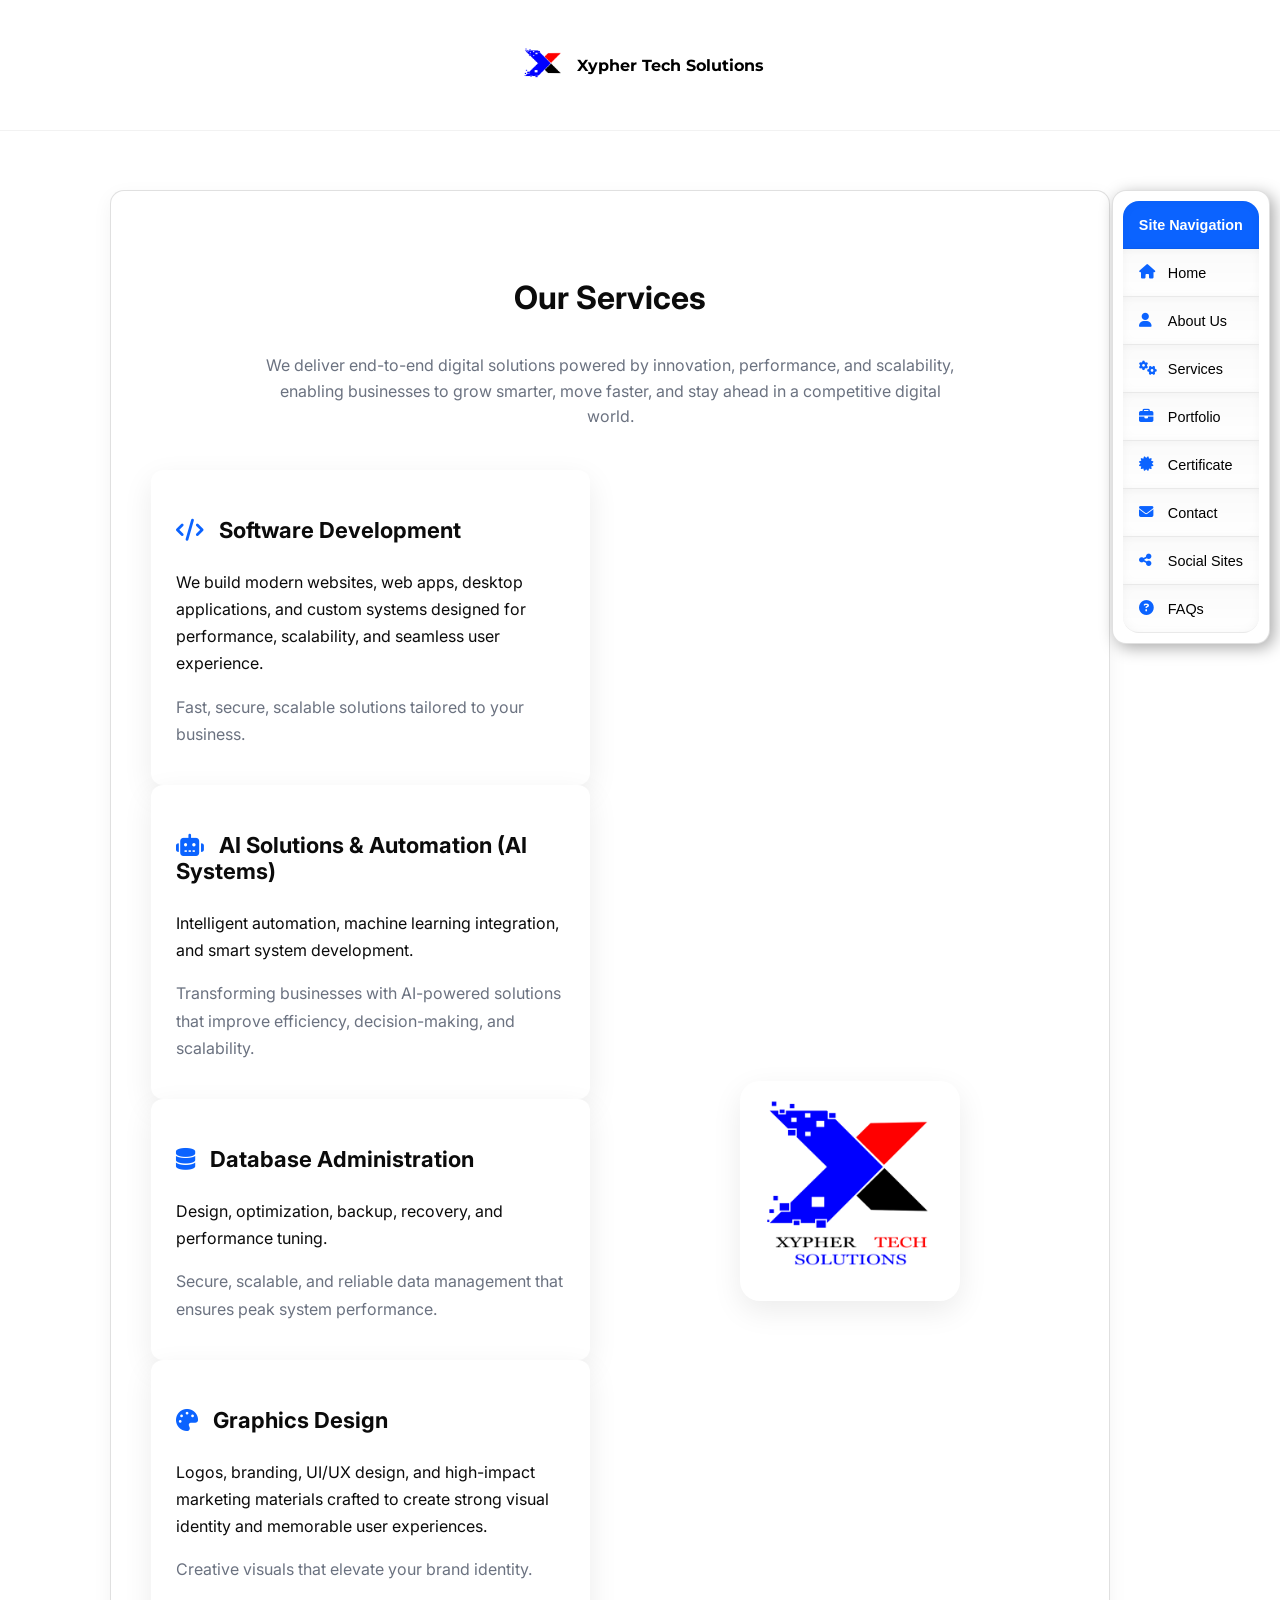
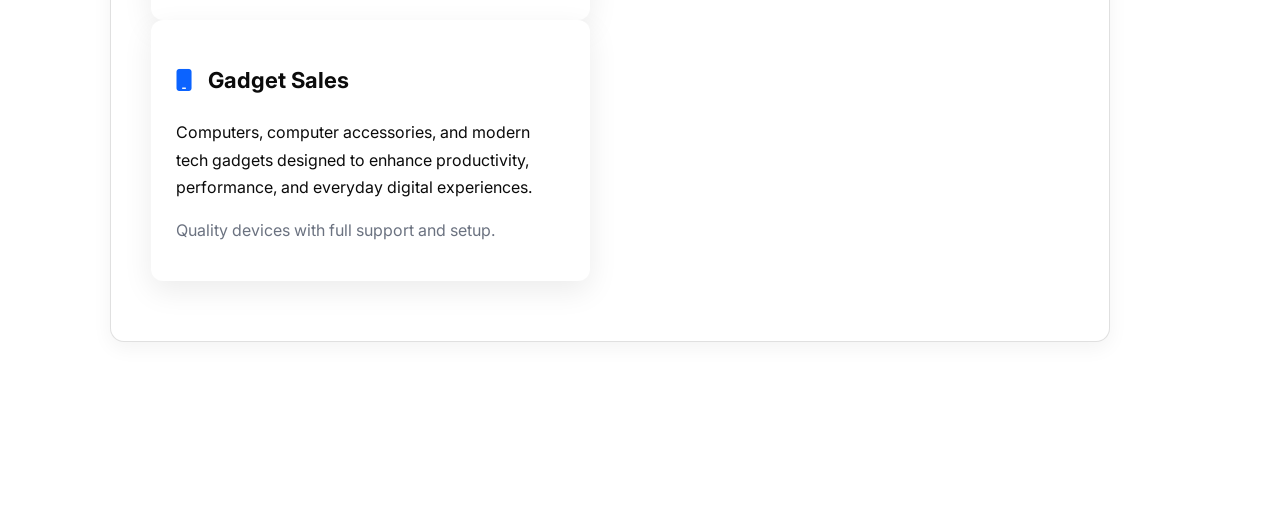
<file: services.html>
<!DOCTYPE html>
<html lang="en">
<head>
  <meta charset="UTF-8">
  <meta name="viewport" content="width=device-width, initial-scale=1.0">
  <title>Xypher-TechS' Services</title>

  <!-- Fonts -->
  <link href="https://fonts.googleapis.com/css2?family=Inter:wght@300;400;600;700;800&family=Montserrat:wght@600;700&display=swap" rel="stylesheet">

  <!-- Icons -->
  <link rel="stylesheet" href="https://cdnjs.cloudflare.com/ajax/libs/font-awesome/6.5.0/css/all.min.css">

  <style>
    :root{
      --blue:#0b63ff;
      --red:#e53935;
      --black:#0b0b0b;
      --white:#ffffff;
      --muted:#6b7280;
      --shadow:0 10px 30px rgba(0,0,0,0.08);
    }

    *{box-sizing:border-box}
    body{
      margin:0;
      font-family:'Inter',sans-serif;
      background:#fff;
      color:var(--black);
      padding-top:90px;
    }

    .container{
      max-width:1100px;
      margin:auto;
      padding:40px 20px;
    }

    /* HEADER */
    .site-header{
      position:fixed;
      top:0;
      width:100%;
      background:#fff;
      z-index:1000;
      border-bottom:1px solid rgba(0,0,0,0.05);
    }

    .nav-grid{
      display:flex;
      justify-content:center;
      align-items:center;
    }

    .brand{
      display:flex;
      align-items:center;
      gap:10px;
      text-decoration:none;
      color:#000;
      font-weight:700;
      font-family:'Montserrat',sans-serif;
    }

    .brand-logo{
      width:50px;
      height:50px;
      border-radius:50%;
    }

    /* SECTION */
    .section{
      padding:60px 0;
    }

    .section-header{
      text-align:center;
      margin-bottom:40px;
    }

    .section-header h2{
      font-size:32px;
      position:relative;
      display:inline-block;
      cursor:pointer;
    }

    .section-header h2::after{
      content:"";
      position:absolute;
      left:0;
      bottom:-6px;
      width:0%;
      height:3px;
      background:var(--red);
      transition:width 0.4s ease;
    }

    .section-header h2:hover::after{
      width:100%;
    }

    .section-header p{
      color:var(--muted);
      max-width:700px;
      margin:10px auto 0;
      line-height:1.6;
    }

    .about-grid{
      display:grid;
      grid-template-columns:1fr 1fr;
      gap:40px;
      align-items:center;
    }

    .about-text h3{
      font-size:22px;
      margin-bottom:10px;
      position:relative;
      display:inline-block;
    }

    .about-text h3::after{
      content:"";
      position:absolute;
      left:0;
      bottom:-4px;
      width:0%;
      height:2px;
      background:var(--blue);
      transition:width 0.4s;
    }

    .about-text h3:hover::after{
      width:100%;
    }

    .about-text p{
      line-height:1.7;
      margin-bottom:12px;
    }

    .muted{color:var(--muted);}

    .about-card{
      background:#fff;
      padding:25px;
      border-radius:12px;
      box-shadow:var(--shadow);
      transition:transform 0.3s ease, box-shadow 0.3s ease;
    }

    .about-card:hover{
      transform:translateY(-8px);
      box-shadow:0 20px 50px rgba(0,0,0,0.12);
    }

    .about-text .icon{
      margin-right:10px;
      color:var(--blue);
      transition:0.3s;
    }

    .about-card:hover .icon{
      color:var(--red);
      transform:scale(1.1);
    }

    .about-visual{
      text-align:center;
    }

    .about-visual img{
      width:220px;
      border-radius:20px;
      box-shadow:var(--shadow);
      transition:transform 0.4s ease;
    }

    .about-visual img:hover{
      transform:scale(1.05) rotate(2deg);
    }

    .fade-up{
      opacity:0;
      transform:translateY(40px);
      transition:all 0.8s ease;
    }

    .fade-up.show{
      opacity:1;
      transform:translateY(0);
    }

    /* NAV */
    nav {
      filter: drop-shadow(0.25rem 0.25rem 0.5rem #0005);
      width: 100%;
      max-width: 14rem;
      margin: 40px auto;
      position: absolute;
      right: 40px;
      top: 50%;
      transform: translateY(-50%);
    }

    @keyframes firstShow {
        0%, 100% { transform: perspective(1000px) translate3d(0, 0, 0em); }
        50% { transform: perspective(1000px) translate3d(0, 0, 3em); }
    }

    @keyframes show {
        0% { opacity: 0; }
        100% { opacity: 1; }
    }

    ul {
      position: relative;
      perspective: 1000px;
      list-style: none;
      padding-left: 0;
      border-radius: 1rem;
      transform-style: preserve-3d;
      font: lighter 1rem Helvetica, sans-serif;
    }

    ul li {
      height: 3rem;
      display: flex;
      background: linear-gradient(#00000005, #0000), #fff;
      border-bottom: 1px solid #0001;
      box-shadow: inset 0 0 1rem -0.5rem #0002;
      transition: transform 0.35s, box-shadow 0.35s, background 0.35s;
      opacity: 0;
      animation: firstShow 0.5s ease-in-out, show 0.15s linear forwards;
    }

    ul li:nth-child(1){animation-delay:0.50s;}
    ul li:nth-child(2){animation-delay:0.60s;}
    ul li:nth-child(3){animation-delay:0.70s;}
    ul li:nth-child(4){animation-delay:0.80s;}
    ul li:nth-child(5){animation-delay:0.90s;}
    ul li:nth-child(6){animation-delay:1.00s;}
    ul li:nth-child(7){animation-delay:1.10s;}
    ul li:nth-child(8){animation-delay:1.20s;}

    ul li:first-child{
      background:var(--blue);
      justify-content:center;
      border-radius:1rem 1rem 0 0;
    }

    ul li:last-child{
      border-radius:0 0 1rem 1rem;
    }

    ul li:hover{
      transform:translate3d(0,0,3rem);
    }

    ul h2, ul a{
      display:flex;
      align-items:center;
      flex:1;
      padding:0 1rem;
      text-decoration:none;
      color:#000;
      font-size:0.9rem;
    }

    ul h2{
      color:#fff;
      justify-content:center;
      font-weight:700;
    }

    ul i{
      width:1.2rem;
      margin-right:10px;
      color:var(--blue);
    }

    ul li:hover i{
      color:var(--red);
    }

    @media(max-width:800px){
      .about-grid{
        grid-template-columns:1fr;
      }
    }

    @media (prefers-reduced-motion){
      nav *{
        animation:none !important;
        transition:none !important;
      }
    }

    /* ONLY WRAPPER ADDED (NO OTHER CHANGE) */
    .hero-wrapper{
      display:flex;
      justify-content:space-between;
      align-items:flex-start;
      position:relative;
      
    }

    /*SIMPLE CENTERED BORDER LAYOUT */

    .hero-wrapper{
        max-width:1100px;
        margin:120px auto 40px auto;
        display:flex;
        justify-content:center;
        align-items:flex-start;
        gap:30px;
        padding:20px;
    }

    /* LEFT BOX (ABOUT CONTENT) */
    .about.section{
        flex:1;
        border:1px solid rgba(0,0,0,0.12);
        border-radius:14px;
        padding:20px;
        background:#fff;
        box-shadow:0 6px 20px rgba(0,0,0,0.05);
    }

    /* RIGHT BOX (NAVIGATION) */
    nav{
        flex:0 0 220px;
        border:1px solid rgba(0,0,0,0.12);
        border-radius:14px;
        padding:10px;
        background:#fff;
    }

    /* CENTER ALIGNMENT */
    .hero-wrapper{
        justify-content:center;
    }

    /* MAKE SURE IMAGE STAYS INSIDE FLOW */
    .about-visual{
        margin-top:20px;
    }

    /* Bring the whole right side (nav area) closer to header */
    .hero-wrapper{
        margin-top:80px !important;
        align-items:flex-start;
    }

    /* Move navigation slightly up (closer to header) */
    nav{
        top: 120px; /* adjusts distance from top bar */
    }

    /* Push image lower under nav */
    .about-visual{
        margin-top:120px;  /* creates space */
    }

    /* optional: tighten spacing between nav items and image alignment */
    .about-visual img{
        display:block;
        margin:0 auto;
    }

    /* NAV UNDER CONTENT + IMAGE UNDER NAV */

    /* Cancel absolute positioning */
    nav{
        position: static !important;
        transform: none !important;
        top: auto !important;
        right: auto !important;
        margin: 30px auto 0 auto !important;
        display: block;
    }

    /* layout flows vertically */
    .hero-wrapper{
        display: flex;
        flex-direction: column;
        align-items: center;
    }

    /* about section first */
    .about.section{
        order: 1;
        width: 100%;
    }

    /* NAV goes next */
    nav{
        order: 2;
        width: fit-content;
    }

    /* IMAGE goes last */
    .about-visual{
        order: 3;
        margin-top: 30px;
        text-align: center;
    }

    /* Center everything nicely */
    nav ul{
        margin: 0 auto;
    }

    /* NAV OUTSIDE(CLOSE FIX) */

   .hero-wrapper{
        position: relative;
    }

    /* Attach nav just outside border */
    nav{
        position: absolute !important;
        top: 20px !important;
        right: -80px !important;  /* closer attachment */

        transform: none !important;
        margin: 0 !important;

        z-index: 10;
    }

    /* reduce unnecessary spacing */
    .hero-wrapper{
        padding-right: 80px;
    }

    /* keep clean spacing */
    .about.section{
        padding-top: 20px;
    }

    /* MOBILE BUTTON */
    .mobile-nav-btn{
        display: none;
        position: fixed;
        top: 95px;
        left: 12px;
        z-index: 3000;

        width: 45px;
        height: 45px;
        border-radius: 12px;

        background:rgba(255,255,255,0.2);
        backdrop-filter: blur(12px);
        -webkit-backdrop-filter: blur(12px);

        border:1px solid rgba(255,255,255,0.3);
        color:var(--black);

        font-size:18px;
        cursor:pointer;

        box-shadow:0 8px 25px rgba(0,0,0,0.15);
    }

    /* mobile nav */
    @media (max-width: 768px){

        .hero-wrapper{
            display:flex !important;
            flex-direction:column !important;
            justify-content:center !important;
            align-items:center !important;
            text-align:center !important;
            margin:0 auto !important;
            padding:20px !important;
        }

        /* NAV PANEL */
        nav{
            position:fixed !important;
            top:110px !important;

             /* slide distance */
            left:-320px;

            width:220px;
            height:auto;

            margin:0 !important;
            transform:none !important;

            background:rgba(255,255,255,0.15);
            backdrop-filter: blur(12px);
            -webkit-backdrop-filter: blur(12px);

            border-right:1px solid rgba(255,255,255,0.3);
            box-shadow:5px 0 30px rgba(0,0,0,0.2);

            transition:0.45s ease;
            z-index:2500;
        }

        nav.active{
            left:0;
        }

        .mobile-nav-btn{
            display:flex;
            align-items:center;
            justify-content:center;

            /* button position (ONLY ONE SOURCE OF TRUTH) */
            top:130px;
            left:2px;
            position: fixed;
        }

        .about.section{
            width:100% !important;
            order:1;
        }

        .about-visual{
            order:3;
            margin-top:20px !important;
            text-align:center;
        }

        nav ul{
            margin:0 auto !important;
        }
    }

    /* FOOTER BASE STYLE */
.site-footer{
  background:#0b0b0b;
  color:#fff;
  text-align:center;
  padding:18px 10px;
  font-size:14px;

  position:relative;
  width:100%;
  margin-top:60px;

  opacity:0;
  transform:translateY(30px);
  transition:all 0.8s ease;
}

/* TEXT CENTER WRAPPER */
.footer-content{
  max-width:1100px;
  margin:auto;
}

/* FADE-IN WHEN VISIBLE */
.site-footer.show{
  opacity:1;
  transform:translateY(0);
}

/* SCROLL TO TOP BUTTON */
.scroll-top-btn{
  position: fixed;
  bottom: 25px;
  right: 15px;

  width: 45px;
  height: 45px;
  border-radius: 12px;

  background: var(--blue);
  color: #fff;
  border: none;

  display: flex;
  align-items: center;
  justify-content: center;

  font-size: 16px;
  cursor: pointer;

  box-shadow: 0 8px 25px rgba(0,0,0,0.2);

  opacity: 0;
  transform: translateY(20px);
  pointer-events: none;

  transition: all 0.4s ease;
  z-index: 3000;
}

/* SHOW STATE */
.scroll-top-btn.show{
  opacity: 1;
  transform: translateY(0);
  pointer-events: auto;
}

/* HOVER EFFECT */
.scroll-top-btn:hover{
  background: var(--red);
  transform: translateY(-3px);
}

/* ONLY MOBILE */
@media (min-width: 769px){
  .scroll-top-btn{
    display: none;
  }
}
    
  </style>
</head>

<body>

<header class="site-header">
  <div class="container nav-grid">
    <a class="brand" href="index.html">
      <img src="assets/logo1.png" class="brand-logo">
      <span>Xypher Tech Solutions</span>
    </a>
  </div>
</header>

<button class="mobile-nav-btn" onclick="toggleNav()">
    <i class="fa-solid fa-bars"></i>
</button>

<!--  WRAPPER ADDED -->
<div class="hero-wrapper">

  <!-- NAV -->
  <nav aria-labelledby="nav-title-main">
    <ul>

      <li><h2 id="nav-title-main">Site Navigation</h2></li>

      <li><a href="index.html"><i class="fa-solid fa-house"></i>Home</a></li>
      <li><a href="about.html"><i class="fa-solid fa-user"></i>About Us</a></li>
      <li><a href="services.html"><i class="fa-solid fa-gears"></i>Services</a></li>
      <li><a href="portfolio.html"><i class="fa-solid fa-briefcase"></i>Portfolio</a></li>
      <li><a href="certificate.html"><i class="fa-solid fa-certificate"></i>Certificate</a></li>
      <li><a href="contact.html"><i class="fa-solid fa-envelope"></i>Contact</a></li>
      <li><a href="social.html"><i class="fa-solid fa-share-nodes"></i>Social Sites</a></li>
      <li><a href="faq.html"><i class="fa-solid fa-circle-question"></i>FAQs</a></li>

    </ul>
  </nav>

  <!-- ABOUT (UNCHANGED) -->
  <section id="about" class="about section">

    <div class="container">

      <div class="section-header fade-up">
        <h2>Our Services</h2>
        <p>
            We deliver end-to-end digital solutions powered by innovation, performance, and scalability, 
            enabling businesses to grow smarter, move faster, and stay ahead in a competitive digital world.
        </p>
      </div>

      <div class="about-grid">

        <div class="about-text fade-up">

          <div class="about-card">
            <h3><i class="fa-solid fa-code icon"></i> Software Development</h3>
            <p>We build modern websites, web apps, desktop applications, and custom systems designed for performance, scalability,
                 and seamless user experience.
            </p>
            <p class="muted">Fast, secure, scalable solutions tailored to your business.</p>
          </div>

          <div class="about-card">
            <h3><i class="fa-solid fa-robot icon"></i> AI Solutions & Automation (AI Systems)</h3>
            <p>Intelligent automation, machine learning integration, and smart system development.</p>
            <p class="muted">Transforming businesses with AI-powered solutions that improve efficiency, decision-making, and scalability.</p>
          </div>

          <div class="about-card">
            <h3><i class="fa-solid fa-database icon"></i> Database Administration</h3>
            <p>Design, optimization, backup, recovery, and performance tuning.</p>
            <p class="muted">Secure, scalable, and reliable data management that ensures peak system performance.</p>
          </div>

          <div class="about-card">
            <h3><i class="fa-solid fa-palette icon"></i> Graphics Design</h3>
            <p>Logos, branding, UI/UX design, and high-impact marketing materials crafted
                to create strong visual identity and memorable user experiences.
            </p>
            <p class="muted">Creative visuals that elevate your brand identity.</p>
          </div>

          <div class="about-card">
            <h3><i class="fa-solid fa-mobile icon"></i> Gadget Sales</h3>
            <p>Computers, computer accessories, and modern tech gadgets designed to
                enhance productivity, performance, and everyday digital experiences.
            </p>
            <p class="muted">Quality devices with full support and setup.</p>
          </div>

        </div>

        <div class="about-visual fade-up">
          <img src="assets/logo.png" alt="Services">
        </div>

      </div>

    </div>

  </section>

</div>

<!-- SCROLL TO TOP (MOBILE ONLY) -->
<button class="scroll-top-btn" onclick="scrollToTop()">
  <i class="fa-solid fa-arrow-up"></i>
</button>

<!-- FOOTER -->
<footer class="site-footer fade-up">
  <div class="footer-content">
    © 2025 Xypher Tech Solutions. All Rights Reserved
  </div>
</footer>

<script>
  const elements = document.querySelectorAll('.fade-up');

  const observer = new IntersectionObserver((entries)=>{
    entries.forEach(entry=>{
      if(entry.isIntersecting){
        entry.target.classList.add('show');
      }
    });
  }, {threshold:0.2});

  elements.forEach(el => observer.observe(el));

  function toggleNav(){
    const nav = document.querySelector("nav");
    nav.classList.toggle("active");
  }


  function toggleNav(){
    document.querySelector("nav").classList.toggle("active");
  }

  // close when clicking outside nav
  document.addEventListener("click", function(e){
      const nav = document.querySelector("nav");
      const button = document.querySelector(".mobile-nav-btn");

      const clickedInsideNav = nav.contains(e.target);
      const clickedButton = button.contains(e.target);

      if(!clickedInsideNav && !clickedButton){
          nav.classList.remove("active");
      }
  });

  const footer = document.querySelector(".site-footer");

  const footerObserver = new IntersectionObserver((entries) => {
    entries.forEach(entry => {
      if (entry.isIntersecting) {
        footer.classList.add("show");
      } else {
        footer.classList.remove("show");
      }
    });
  }, { threshold: 0.2 });

  footerObserver.observe(footer); 
  
  let lastScrollTopBtn = 0;
const scrollBtn = document.querySelector(".scroll-top-btn");

window.addEventListener("scroll", () => {
  const currentScroll = window.scrollY;

  if (currentScroll > 150 && currentScroll > lastScrollTopBtn) {
    // scrolling DOWN → show button
    scrollBtn.classList.add("show");
  } else {
    // scrolling UP → hide button
    scrollBtn.classList.remove("show");
  }

  lastScrollTopBtn = currentScroll;
});

/* SCROLL TO TOP FUNCTION */
function scrollToTop(){
  window.scrollTo({
    top: 0,
    behavior: "smooth"
  });
}
</script>

</body>
</html>
</file>
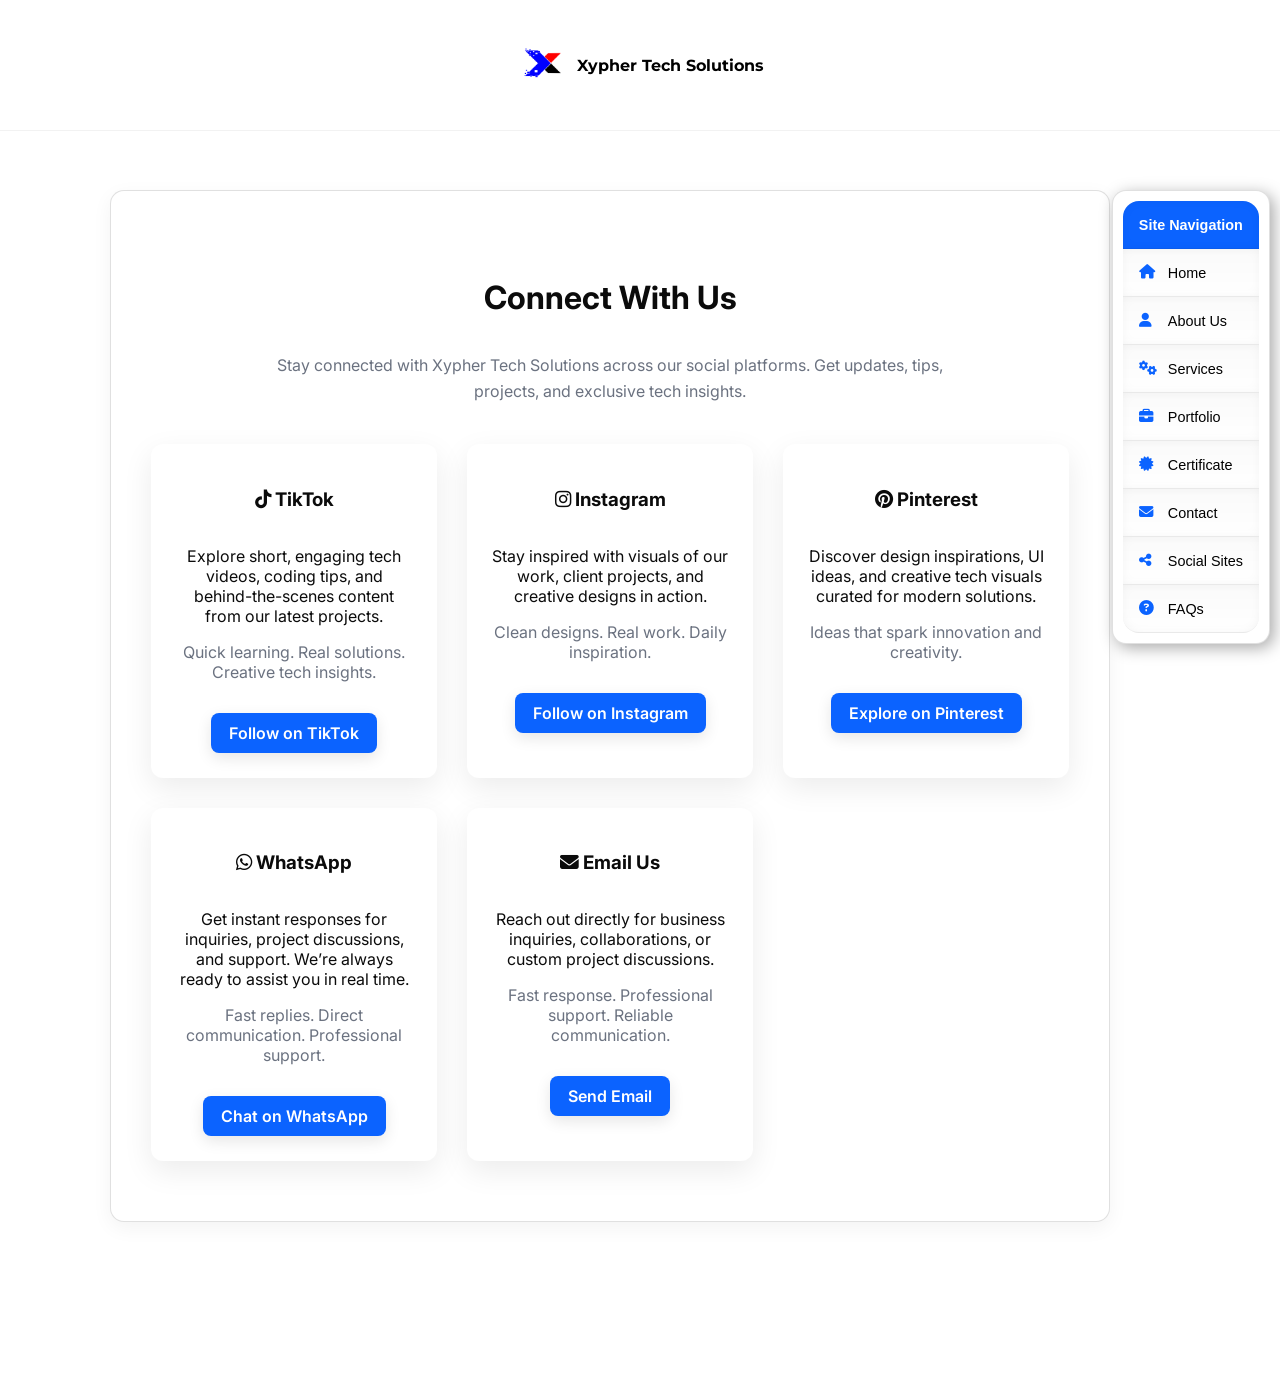
<file: social.html>
<!DOCTYPE html>
<html lang="en">
<head>
  <meta charset="UTF-8">
  <meta name="viewport" content="width=device-width, initial-scale=1.0">
  <title>Xypher-TechS' Social Sites</title>

  <!-- Fonts -->
  <link href="https://fonts.googleapis.com/css2?family=Inter:wght@300;400;600;700;800&family=Montserrat:wght@600;700&display=swap" rel="stylesheet">

  <!-- Icons -->
  <link rel="stylesheet" href="https://cdnjs.cloudflare.com/ajax/libs/font-awesome/6.5.0/css/all.min.css">

  <style>
    :root{
      --blue:#0b63ff;
      --red:#e53935;
      --black:#0b0b0b;
      --white:#ffffff;
      --muted:#6b7280;
      --shadow:0 10px 30px rgba(0,0,0,0.08);
    }

    *{box-sizing:border-box}
    body{
      margin:0;
      font-family:'Inter',sans-serif;
      background:#fff;
      color:var(--black);
      padding-top:90px;
    }

    .container{
      max-width:1100px;
      margin:auto;
      padding:40px 20px;
    }

    /* HEADER */
    .site-header{
      position:fixed;
      top:0;
      width:100%;
      background:#fff;
      z-index:1000;
      border-bottom:1px solid rgba(0,0,0,0.05);
    }

    .nav-grid{
      display:flex;
      justify-content:center;
      align-items:center;
    }

    .brand{
      display:flex;
      align-items:center;
      gap:10px;
      text-decoration:none;
      color:#000;
      font-weight:700;
      font-family:'Montserrat',sans-serif;
    }

    .brand-logo{
      width:50px;
      height:50px;
      border-radius:50%;
    }

    /* SECTION */
    .section{
      padding:60px 0;
    }

    .section-header{
      text-align:center;
      margin-bottom:40px;
    }

    .section-header h2{
      font-size:32px;
      position:relative;
      display:inline-block;
      cursor:pointer;
    }

    .section-header h2::after{
      content:"";
      position:absolute;
      left:0;
      bottom:-6px;
      width:0%;
      height:3px;
      background:var(--red);
      transition:width 0.4s ease;
    }

    .section-header h2:hover::after{
      width:100%;
    }

    .section-header p{
      color:var(--muted);
      max-width:700px;
      margin:10px auto 0;
      line-height:1.6;
    }

    .about-grid{
      display:grid;
      grid-template-columns:1fr 1fr;
      gap:40px;
      align-items:center;
    }

    .about-text h3{
      font-size:22px;
      margin-bottom:10px;
      position:relative;
      display:inline-block;
    }

    .about-text h3::after{
      content:"";
      position:absolute;
      left:0;
      bottom:-4px;
      width:0%;
      height:2px;
      background:var(--blue);
      transition:width 0.4s;
    }

    .about-text h3:hover::after{
      width:100%;
    }

    .about-text p{
      line-height:1.7;
      margin-bottom:12px;
    }

    .muted{color:var(--muted);}

    .about-card{
      background:#fff;
      padding:25px;
      border-radius:12px;
      box-shadow:var(--shadow);
      transition:transform 0.3s ease, box-shadow 0.3s ease;
    }

    .about-card:hover{
      transform:translateY(-8px);
      box-shadow:0 20px 50px rgba(0,0,0,0.12);
    }

    .about-text .icon{
      margin-right:10px;
      color:var(--blue);
      transition:0.3s;
    }

    .about-card:hover .icon{
      color:var(--red);
      transform:scale(1.1);
    }

    .about-visual{
      text-align:center;
    }

    .about-visual img{
      width:220px;
      border-radius:20px;
      box-shadow:var(--shadow);
      transition:transform 0.4s ease;
    }

    .about-visual img:hover{
      transform:scale(1.05) rotate(2deg);
    }

    .fade-up{
      opacity:0;
      transform:translateY(40px);
      transition:all 0.8s ease;
    }

    .fade-up.show{
      opacity:1;
      transform:translateY(0);
    }

    /* NAV */
    nav {
      filter: drop-shadow(0.25rem 0.25rem 0.5rem #0005);
      width: 100%;
      max-width: 14rem;
      margin: 40px auto;
      position: absolute;
      right: 40px;
      top: 50%;
      transform: translateY(-50%);
    }

    @keyframes firstShow {
        0%, 100% { transform: perspective(1000px) translate3d(0, 0, 0em); }
        50% { transform: perspective(1000px) translate3d(0, 0, 3em); }
    }

    @keyframes show {
        0% { opacity: 0; }
        100% { opacity: 1; }
    }

    ul {
      position: relative;
      perspective: 1000px;
      list-style: none;
      padding-left: 0;
      border-radius: 1rem;
      transform-style: preserve-3d;
      font: lighter 1rem Helvetica, sans-serif;
    }

    ul li {
      height: 3rem;
      display: flex;
      background: linear-gradient(#00000005, #0000), #fff;
      border-bottom: 1px solid #0001;
      box-shadow: inset 0 0 1rem -0.5rem #0002;
      transition: transform 0.35s, box-shadow 0.35s, background 0.35s;
      opacity: 0;
      animation: firstShow 0.5s ease-in-out, show 0.15s linear forwards;
    }

    ul li:nth-child(1){animation-delay:0.50s;}
    ul li:nth-child(2){animation-delay:0.60s;}
    ul li:nth-child(3){animation-delay:0.70s;}
    ul li:nth-child(4){animation-delay:0.80s;}
    ul li:nth-child(5){animation-delay:0.90s;}
    ul li:nth-child(6){animation-delay:1.00s;}
    ul li:nth-child(7){animation-delay:1.10s;}
    ul li:nth-child(8){animation-delay:1.20s;}

    ul li:first-child{
      background:var(--blue);
      justify-content:center;
      border-radius:1rem 1rem 0 0;
    }

    ul li:last-child{
      border-radius:0 0 1rem 1rem;
    }

    ul li:hover{
      transform:translate3d(0,0,3rem);
    }

    ul h2, ul a{
      display:flex;
      align-items:center;
      flex:1;
      padding:0 1rem;
      text-decoration:none;
      color:#000;
      font-size:0.9rem;
    }

    ul h2{
      color:#fff;
      justify-content:center;
      font-weight:700;
    }

    ul i{
      width:1.2rem;
      margin-right:10px;
      color:var(--blue);
    }

    ul li:hover i{
      color:var(--red);
    }

    @media(max-width:800px){
      .about-grid{
        grid-template-columns:1fr;
      }
    }

    @media (prefers-reduced-motion){
      nav *{
        animation:none !important;
        transition:none !important;
      }
    }

    /* WRAPPER ADDED  */
    .hero-wrapper{
      display:flex;
      justify-content:space-between;
      align-items:flex-start;
      position:relative;
      
    }

    /*SIMPLE CENTERED BORDER LAYOUT */

    .hero-wrapper{
        max-width:1100px;
        margin:120px auto 40px auto;
        display:flex;
        justify-content:center;
        align-items:flex-start;
        gap:30px;
        padding:20px;
    }

    /* LEFT BOX (ABOUT CONTENT) */
    .about.section{
        flex:1;
        border:1px solid rgba(0,0,0,0.12);
        border-radius:14px;
        padding:20px;
        background:#fff;
        box-shadow:0 6px 20px rgba(0,0,0,0.05);
    }

    /* RIGHT BOX (NAVIGATION) */
    nav{
        flex:0 0 220px;
        border:1px solid rgba(0,0,0,0.12);
        border-radius:14px;
        padding:10px;
        background:#fff;
    }

    /* CENTER ALIGNMENT */
    .hero-wrapper{
        justify-content:center;
    }

    /* MAKE SURE IMAGE STAYS INSIDE FLOW */
    .about-visual{
        margin-top:20px;
    }

    /* Bring the whole right side (nav area) closer to header */
    .hero-wrapper{
        margin-top:80px !important;
        align-items:flex-start;
    }

    /* Move navigation slightly up */
    nav{
        top: 120px; /* adjusts distance from top bar */
    }

    /* Push image lower under nav */
    .about-visual{
        margin-top:120px;  /* create space so image sits under nav */
    }

    /* optional: tighten spacing between nav items and image alignment */
    .about-visual img{
        display:block;
        margin:0 auto;
    }

    /* Cancel ALL  absolute positioning */
    nav{
        position: static !important;
        transform: none !important;
        top: auto !important;
        right: auto !important;
        margin: 30px auto 0 auto !important;
        display: block;
    }

    /* layout flows vertically */
    .hero-wrapper{
        display: flex;
        flex-direction: column;
        align-items: center;
    }

    /* Keep about section first */
    .about.section{
        order: 1;
        width: 100%;
    }

    /* NAV goes next */
    nav{
        order: 2;
        width: fit-content;
    }

    /* IMAGE goes last */
    .about-visual{
        order: 3;
        margin-top: 30px;
        text-align: center;
    }

    /* Center everything */
    nav ul{
        margin: 0 auto;
    }

    /* NAV OUTSIDE(CLOSE FIX) */

   .hero-wrapper{
        position: relative;
    }

    /* Attach nav just outside border */
    nav{
        position: absolute !important;
        top: 20px !important;
        right: -80px !important;  /* closer attachment */

        transform: none !important;
        margin: 0 !important;

        z-index: 10;
    }

    /* reduce unnecessary spacing */
    .hero-wrapper{
        padding-right: 80px;
    }

    /* keep clean spacing */
    .about.section{
        padding-top: 20px;
    }

    /* MOBILE BUTTON */
    .mobile-nav-btn{
        display: none;
        position: fixed;
        top: 95px;
        left: 12px;
        z-index: 3000;

        width: 45px;
        height: 45px;
        border-radius: 12px;

        background:rgba(255,255,255,0.2);
        backdrop-filter: blur(12px);
        -webkit-backdrop-filter: blur(12px);

        border:1px solid rgba(255,255,255,0.3);
        color:var(--black);

        font-size:18px;
        cursor:pointer;

        box-shadow:0 8px 25px rgba(0,0,0,0.15);
    }

    /* mobile nav */
    @media (max-width: 768px){

        .hero-wrapper{
            display:flex !important;
            flex-direction:column !important;
            justify-content:center !important;
            align-items:center !important;
            text-align:center !important;
            margin:0 auto !important;
            padding:20px !important;
        }

        /* NAV PANEL */
        nav{
            position:fixed !important;
            top:110px !important;

             /* increased slide distance */
            left:-320px;

            width:220px;
            height:auto;

            margin:0 !important;
            transform:none !important;

            background:rgba(255,255,255,0.15);
            backdrop-filter: blur(12px);
            -webkit-backdrop-filter: blur(12px);

            border-right:1px solid rgba(255,255,255,0.3);
            box-shadow:5px 0 30px rgba(0,0,0,0.2);

            transition:0.45s ease;
            z-index:2500;
        }

        nav.active{
            left:0;
        }

        .mobile-nav-btn{
            display:flex;
            align-items:center;
            justify-content:center;

            /* button position */
            top:130px;
            left:2px;
            position: fixed;
        }

        .about.section{
            width:100% !important;
            order:1;
        }

        .about-visual{
            order:3;
            margin-top:20px !important;
            text-align:center;
        }

        nav ul{
            margin:0 auto !important;
        }
    }

    /* SCROLL HIDE STATE */
    .hide-ui .mobile-nav-btn{
      opacity: 0;
      transform: translateY(-10px);
      pointer-events: none;
      transition: 0.4s ease;
    }

    .hide-ui nav{
      opacity: 0;
      transform: translateY(-10px);
      pointer-events: none;
      transition: 0.4s ease;
    }

    /* SOCIAL GRID */
.social-grid{
  display:grid;
  grid-template-columns: repeat(auto-fit, minmax(250px,1fr));
  gap:30px;
}

/* SOCIAL CARD */
.social-card{
  text-align:center;
  position:relative;
  overflow:hidden;
}

/* ICON IMAGE */
.social-icon{
  width:60px;
  height:60px;
  object-fit:contain;
  margin-bottom:15px;
  transition:transform 0.4s ease;
}

.social-card:hover .social-icon{
  transform:scale(1.1) rotate(5deg);
}

/* BUTTON */
.social-btn{
  display:inline-block;
  margin-top:15px;
  padding:10px 18px;
  border-radius:8px;
  text-decoration:none;
  background:var(--blue);
  color:#fff;
  font-weight:600;
  transition:0.3s ease;
  box-shadow:0 5px 15px rgba(0,0,0,0.1);
}

.social-btn:hover{
  background:var(--red);
  transform:translateY(-3px);
}

/* CARD HOVER EFFECT */
.social-card:hover{
  transform:translateY(-10px);
}

.social-card h3{
  position: relative;
  display: inline-block;
  cursor: pointer;
}

/* underline base */
.social-card h3::after{
  content:"";
  position:absolute;
  left:0;
  bottom:-5px;
  width:0%;
  height:2px;
  background:var(--blue);
  transition:width 0.4s ease;
}

/* hover animation */
.social-card h3:hover::after{
  width:100%;
}

.social-card:nth-child(1) h3::after{ background:#000; }       /* TikTok */
.social-card:nth-child(2) h3::after{ background:#E1306C; }   /* Instagram */
.social-card:nth-child(3) h3::after{ background:#E60023; }   /* Pinterest */
.social-card:nth-child(4) h3::after{ background:#25D366; }   /* WhatsApp */
.social-card:nth-child(5) h3::after{ background:var(--blue);}/* Email */

/* FOOTER BASE STYLE */
.site-footer{
  background:#0b0b0b;
  color:#fff;
  text-align:center;
  padding:18px 10px;
  font-size:14px;

  position:relative;
  width:100%;
  margin-top:60px;

  opacity:0;
  transform:translateY(30px);
  transition:all 0.8s ease;
}

/* TEXT CENTER WRAPPER */
.footer-content{
  max-width:1100px;
  margin:auto;
}

/* FADE-IN WHEN VISIBLE */
.site-footer.show{
  opacity:1;
  transform:translateY(0);
}

/* SCROLL TO TOP BUTTON */
.scroll-top-btn{
  position: fixed;
  bottom: 25px;
  right: 15px;

  width: 45px;
  height: 45px;
  border-radius: 12px;

  background: var(--blue);
  color: #fff;
  border: none;

  display: flex;
  align-items: center;
  justify-content: center;

  font-size: 16px;
  cursor: pointer;

  box-shadow: 0 8px 25px rgba(0,0,0,0.2);

  opacity: 0;
  transform: translateY(20px);
  pointer-events: none;

  transition: all 0.4s ease;
  z-index: 3000;
}

/* SHOW STATE */
.scroll-top-btn.show{
  opacity: 1;
  transform: translateY(0);
  pointer-events: auto;
}

/* HOVER EFFECT */
.scroll-top-btn:hover{
  background: var(--red);
  transform: translateY(-3px);
}

/* ONLY MOBILE */
@media (min-width: 769px){
  .scroll-top-btn{
    display: none;
  }
}
  
  </style>
</head>

<body>

    <header class="site-header">
        <div class="container nav-grid">
            <a class="brand" href="index.html">
                <img src="assets/logo1.png" class="brand-logo">
                <span>Xypher Tech Solutions</span>
            </a>
        </div>
    </header>

    <button class="mobile-nav-btn" onclick="toggleNav()">
        <i class="fa-solid fa-bars"></i>
    </button>

    <!--  WRAPPER ADDED -->
    <div class="hero-wrapper">

        <!-- NAV -->
        <nav aria-labelledby="nav-title-main">
            <ul>

                <li><h2 id="nav-title-main">Site Navigation</h2></li>

                <li><a href="index.html"><i class="fa-solid fa-house"></i>Home</a></li>
                <li>
                    <a href="about.html">
                        <i class="fa-solid fa-user"></i>
                        About Us
                    </a>
                </li>
                <li><a href="services.html"><i class="fa-solid fa-gears"></i>Services</a></li>
                <li><a href="portfolio.html"><i class="fa-solid fa-briefcase"></i>Portfolio</a></li>
                <li><a href="certificate.html"><i class="fa-solid fa-certificate"></i>Certificate</a></li>
                <li><a href="contact.html"><i class="fa-solid fa-envelope"></i>Contact</a></li>
                <li><a href="social.html"><i class="fa-solid fa-share-nodes"></i>Social Sites</a></li>
                <li><a href="faq.html"><i class="fa-solid fa-circle-question"></i>FAQs</a></li>

            </ul>
        </nav>

<!-- SOCIALS SECTION -->
<section class="about section">

    <div class="container">
  
      <div class="section-header fade-up">
        <h2>Connect With Us</h2>
        <p>
          Stay connected with Xypher Tech Solutions across our social platforms. 
          Get updates, tips, projects, and exclusive tech insights.
        </p>
      </div>
  
      <div class="social-grid fade-up">
  
        <!-- TIKTOK -->
        <div class="about-card social-card">
  
          <h3><i class="fa-brands fa-tiktok icon"></i> TikTok</h3>
  
          <p>
            Explore short, engaging tech videos, coding tips, and behind-the-scenes 
            content from our latest projects.
          </p>
  
          <p class="muted">
            Quick learning. Real solutions. Creative tech insights.
          </p>
  
          <a href="https://www.tiktok.com/@xypher.tech.solutions?_r=1&_t=ZS-95cFJoJt3VE" 
             target="_blank" class="social-btn">
             Follow on TikTok
          </a>
        </div>
  
        <!-- INSTAGRAM -->
        <div class="about-card social-card">
  
          <h3><i class="fa-brands fa-instagram icon"></i> Instagram</h3>
  
          <p>
            Stay inspired with visuals of our work, client projects, and creative 
            designs in action.
          </p>
  
          <p class="muted">
            Clean designs. Real work. Daily inspiration.
          </p>
  
          <a href="https://www.instagram.com/xypher_tech_solutions?igsh=MWV1dDAwbzM0dWF2cg%3D%3D&utm_source=qr" 
             target="_blank" class="social-btn">
             Follow on Instagram
          </a>
        </div>
  
        <!-- PINTEREST -->
        <div class="about-card social-card">
  
          <h3><i class="fa-brands fa-pinterest icon"></i> Pinterest</h3>
  
          <p>
            Discover design inspirations, UI ideas, and creative tech visuals 
            curated for modern solutions.
          </p>
  
          <p class="muted">
            Ideas that spark innovation and creativity.
          </p>
  
          <a href="https://pin.it/1lbSAP0n1" 
             target="_blank" class="social-btn">
             Explore on Pinterest
          </a>
        </div>
  
        <!-- WHATSAPP -->
        <div class="about-card social-card">
  
          <h3><i class="fa-brands fa-whatsapp icon"></i> WhatsApp</h3>
  
          <p>
            Get instant responses for inquiries, project discussions, and support. 
            We’re always ready to assist you in real time.
          </p>
  
          <p class="muted">
            Fast replies. Direct communication. Professional support.
          </p>
  
          <a href="https://wa.me/256742851503" 
             target="_blank" class="social-btn">
             Chat on WhatsApp
          </a>
  
        </div>
  
        <!-- EMAIL -->
        <div class="about-card social-card">
  
          <h3><i class="fa-solid fa-envelope icon"></i> Email Us</h3>
  
          <p>
            Reach out directly for business inquiries, collaborations, or custom 
            project discussions.
          </p>
  
          <p class="muted">
            Fast response. Professional support. Reliable communication.
          </p>
  
          <a href="mailto:xyphertechsolutions@gmail.com" class="social-btn">
             Send Email
          </a>
  
        </div>
  
      </div>
  
    </div>
  
  </section>

    </div>

    <!-- SCROLL TO TOP (MOBILE ONLY) -->
<button class="scroll-top-btn" onclick="scrollToTop()">
    <i class="fa-solid fa-arrow-up"></i>
  </button>

    <!-- FOOTER -->
<footer class="site-footer fade-up">
    <div class="footer-content">
      © 2025 Xypher Tech Solutions. All Rights Reserved
    </div>
  </footer>

    <script>
        const elements = document.querySelectorAll('.fade-up');
        const btn = document.querySelector(".mobile-nav-btn");
        const nav = document.querySelector("nav");

        const observer = new IntersectionObserver((entries)=>{
            entries.forEach(entry=>{
                if(entry.isIntersecting){
                    entry.target.classList.add('show');
                }
            });
        }, {threshold:0.2});

        elements.forEach(el => observer.observe(el));

        function toggleNav(){
            nav.classList.toggle("active");
        }

        // close when clicking outside nav
        document.addEventListener("click", function(e){
            const clickedInsideNav = nav.contains(e.target);
            const clickedButton = btn.contains(e.target);

            if(!clickedInsideNav && !clickedButton){
                nav.classList.remove("active");
            }
        });

        //  SMOOTH SCROLL EFFECT (BUTTON + MENU TOGETHER)
        let lastScroll = 0;

        window.addEventListener("scroll", () => {
        const currentScroll = window.scrollY;

        if (currentScroll > 80 && currentScroll > lastScroll) {
            // scrolling down → hide UI
            document.body.classList.add("hide-ui");
        } else {
            // scrolling up → show UI
            document.body.classList.remove("hide-ui");
        }

            lastScroll = currentScroll;
        });
        const footer = document.querySelector(".site-footer");

        const footerObserver = new IntersectionObserver((entries) => {
            entries.forEach(entry => {
                if (entry.isIntersecting) {
                    footer.classList.add("show");
                } else {
                    footer.classList.remove("show");
                }
            });
        }, { threshold: 0.2 });

        footerObserver.observe(footer);

        let lastScrollTopBtn = 0;
const scrollBtn = document.querySelector(".scroll-top-btn");

window.addEventListener("scroll", () => {
  const currentScroll = window.scrollY;

  if (currentScroll > 150 && currentScroll > lastScrollTopBtn) {
    // scrolling DOWN → show button
    scrollBtn.classList.add("show");
  } else {
    // scrolling UP → hide button
    scrollBtn.classList.remove("show");
  }

  lastScrollTopBtn = currentScroll;
});

/* SCROLL TO TOP FUNCTION */
function scrollToTop(){
  window.scrollTo({
    top: 0,
    behavior: "smooth"
  });
}

    </script>

</body>
</html>
</file>
<file: css/style.css>
:root{
  --blue:#0b63ff;
  --red:#e53935;
  --black:#0b0b0b;
  --white:#ffffff;

  --bg: #ffffff;
  --muted: #6b7280;

  --radius: 14px;
  --shadow: 0 6px 20px rgba(11,11,11,0.08);
}

*{box-sizing:border-box}
body{
  font-family: 'Inter', system-ui, -apple-system, 'Segoe UI', Roboto, Arial;
  margin:0;
  color:var(--black);
  background:var(--bg);
  padding-top: 90px; /* adjust if header height changes */
}

/* Container */
.container{
  max-width:1200px;
  margin:0 auto;
  padding:28px;
}

/* Header */
.site-header{
  background:var(--white);
  border-bottom:1px solid rgba(11,11,11,0.04);
}

.site-header{
  background:var(--white);
  border-bottom:1px solid rgba(11,11,11,0.04);

  position: fixed;
  top: 0;
  left: 0;
  width: 100%;
  z-index: 1000;
  padding: 6px 0;   /* 👈 reduces height */
}

/* Center everything */
.nav-grid{
  display:flex;
  justify-content:center;
  align-items:center;
}

/* Brand */
.brand{
  display:flex;
  align-items:center;
  gap:12px;
  text-decoration:none;
  color:var(--black);
}

/* Logo */
.brand-logo{
  width:40px;
  height:40px;
  border-radius:50%;
  object-fit:cover;
}

/* Text */
.brand-text{
  font-weight:700;
  font-family:'Montserrat',sans-serif;
  font-size:20px;
}

/* HERO SECTION */
.hero{
  padding:60px 0;
}

/* Box with border */
.hero-box{
  max-width:700px;
  border:1px solid rgba(11,11,11,0.1);
  padding:30px;
  border-radius:12px;
}

/* Title */
.hero-title{
  font-size:40px;
  font-weight:800;
  margin-bottom:12px;
}

/* Sub text */
.hero-sub{
  color:var(--muted);
  margin-bottom:14px;
}

/* Extra paragraph */
.hero-extra{
  margin-bottom:16px;
  line-height:1.6;
}

/* Points */
.hero-points{
  padding-left:18px;
  margin:0;
}

.hero-points li{
  margin-bottom:6px;
}

.hero-points{
  list-style:none;
  padding:0;
  margin:0;
}

.hero-points li{
  display:flex;
  align-items:flex-start;
  gap:10px;
  margin-bottom:10px;
  line-height:1.5;
  cursor: pointer;
}

.hero-points .icon{
  font-size:18px;
  margin-top:2px;
  flex-shrink:0;
}

nav {
  filter: drop-shadow(0.25rem 0.25rem 0.5rem #0005);
  width: 100%;
  max-width: 14rem;

  /* POSITION RIGHT SIDE OF HERO */
  position: absolute;
  right: 40px;
  top: 50%;
  transform: translateY(-50%);
}

/* Make sure hero holds the nav */
.hero {
  position: relative;
}

@keyframes firstShow {
  0%, 100% { transform: perspective(1000px) translate3d(0, 0, 0em); }
  50% { transform: perspective(1000px) translate3d(0, 0, 3em); }
}

@keyframes show {
  0% { opacity: 0; }
  100% { opacity: 1; }
}

/* Apply ONLY to navigation list */
nav ul {
  position: relative;
  perspective: 1000px;
  list-style: none;
  padding-left: 0;
  box-sizing: border-box;
  border-radius: 1rem;
  transform-style: preserve-3d;
  font: lighter 1rem Helvetica, sans-serif;
}

/* Apply ONLY to navigation list items */
nav ul li {
  height: 3rem;
  display: flex;
  background: linear-gradient(#00000005, #0000), #fff;
  border-bottom: 1px solid #0001;
  background-clip: padding-box;
  box-shadow: inset 0 0 1rem -0.5rem #0002;
  transition: transform 0.35s, box-shadow 0.35s, background 0.35s;
  transform: translate3d(0,0,0);
  opacity: 0;
  animation: 
    firstShow 0.5s ease-in-out,
    show 0.15s linear forwards;
}

/* Animation delays */
ul li:nth-child(1) { animation-delay: 0.50s; }
ul li:nth-child(2) { animation-delay: 0.60s; }
ul li:nth-child(3) { animation-delay: 0.70s; }
ul li:nth-child(4) { animation-delay: 0.80s; }
ul li:nth-child(5) { animation-delay: 0.90s; }
ul li:nth-child(6) { animation-delay: 1.00s; }
ul li:nth-child(7) { animation-delay: 1.10s; }
ul li:nth-child(8) { animation-delay: 1.20s; }
ul li:nth-child(9) { animation-delay: 1.30s; }

/* Borders */
ul li:first-child {
  border-radius: 1rem 1rem 0 0;
}

ul li:last-child {
  border-radius: 0 0 1rem 1rem;
}

/* Hover effects */
ul li:hover,
ul li:focus-within {
  transform: translate3d(0,0,3rem);
}

ul li:hover + li,
ul li:focus-within + li {
  box-shadow: inset 0 1rem 1rem -1rem #0003;
  transform: translate3d(0,0,2rem);
}

ul li:hover + li + li,
ul li:focus-within + li + li {
  box-shadow: inset 0 1rem 0.5rem -0.75rem #0002;
}

/* Text */
ul h2,
ul a {
  font-size: 0.9rem;
  display: flex;
  align-items: center;
  flex: 1;
  padding: 0 1rem;
  text-decoration: none;
  color: #000;
}

ul h2 {
  font-size: 1rem;
  font-weight: 400;
}

ul i {
  margin-right: 0.25em;
  width: 1rem;
}

/* Target the first list item for the Blue Background */
nav ul li:first-child {
  background: var(--blue); /* Use your defined --blue variable */
  border-bottom: none;
  justify-content: center; /* Center the flex content horizontally */
}

/* Style the H2 inside that first list item */
nav ul li:first-child h2 {
  color: var(--white);    /* Use your defined --white variable */
  justify-content: center; /* Center text inside the H2 flex container */
  width: 100%;
  font-weight: 700;       /* Match your brand's bold look */
  margin: 0;
}

/* Ensure the hover effect doesn't wash out the white text */
nav ul li:first-child:hover h2 {
  color: var(--white);
}


/* Accessibility */
@media (prefers-reduced-motion) {
  nav * {
    transition-duration: 0s !important;
    animation-duration: 0s !important;
  }
}

/* Body (fixed typo only) */
/* Apply layout + perspective ONLY to navigation */
nav {
  perspective: 1000px;
  position: absolute;
  right: 40px;
  top: 50%;
  transform: translateY(-50%);
}

/* OUTER BORDER CONTAINER */
.hero-wrapper{ 
  display:flex;
  align-items:flex-start;

  justify-content:center;   /* center both together instead of spreading */
  gap:10px;

  max-width:1000px;         /*  controls total width (brings nav closer) */
  margin:40px auto;         /* centers the whole container */

  border:1px solid rgba(11,11,11,0.1);
  border-radius:14px;
  padding:30px;
  position:relative;
}

/* REMOVE absolute behavior ONLY inside wrapper */
.hero-wrapper nav{
  position:static;
  transform:none;
  margin-top: 0;
}

/* Keep hero taking space */
.hero-wrapper .hero{
  flex:0 0 auto;   /* stops hero from stretching and pushing nav away */
  max-width:700px; /* keeps your nice readable width */
}

/* NAV fixed width */
.hero-wrapper nav{
  max-width:220px;
  margin-top: 0;
}

.hero-wrapper{
  min-height: 600px;   /* controls vertical size */
  align-items: center;  /* vertical alignment fix */
}

/* Hide button on large screens */
.mobile-nav-btn{
  display: none;
  position: fixed;
  top: 120px;
  left: 10px;
  z-index: 3000;

  width: 48px;
  height: 48px;
  border-radius: 14px;

  /* 🌟 glass effect */
  background: rgba(255, 255, 255, 0.15);
  backdrop-filter: blur(14px);
  -webkit-backdrop-filter: blur(14px);

  border: 1px solid rgba(255, 255, 255, 0.25);
  box-shadow: 0 8px 25px rgba(0,0,0,0.15);

  color: var(--black);
  font-size: 18px;
  cursor: pointer;

  transition: opacity 0.4s ease, transform 0.4s ease;
}

/* SMALL SCREENS */
@media (max-width: 768px){

  .hero-wrapper{
    flex-direction:column;
  }

  /* Hide nav */
  .hero-wrapper nav{
    display:none;
  }

  /* Show button at bottom */
  .mobile-nav-btn{
    display:block;
    margin:20px auto;
    text-align:center;
    padding:12px 20px;

    /*  modern glass style */
    background: linear-gradient(135deg, var(--blue), #4f9cff);
    color: white;

    border: 1px solid rgba(255,255,255,0.25);
    backdrop-filter: blur(12px);
    -webkit-backdrop-filter: blur(12px);

    border-radius:10px;
    text-decoration:none;
    width:fit-content;
  }
}

.mobile-nav-btn::before{
  content:"";
  position:absolute;
  top:0;
  left:-100%;
  width:100%;
  height:100%;
  background: linear-gradient(120deg, transparent, rgba(255,255,255,0.3), transparent);
  transition: 0.5s;
}

.mobile-nav-btn:hover::before{
  left:100%;
}

/* Improve icon look */
nav ul i{
  width:20px;
  margin-right:10px;
  font-size:16px;
  color: var(--blue);
  transition: all 0.3s ease;
}

/* Hover effect */
nav ul li:hover i{
  color: var(--red);
  transform: scale(1.2);
}

/* Link alignment */
nav ul a{
  font-weight:500;
  letter-spacing:0.3px;
}

/* FOOTER BASE STYLE */
.site-footer{
  background:#0b0b0b;
  color:#fff;
  text-align:center;
  padding:18px 10px;
  font-size:14px;

  position:relative;
  width:100%;
  margin-top:60px;

  opacity:0;
  transform:translateY(30px);
  transition:all 0.8s ease;
}

/* TEXT CENTER WRAPPER */
.footer-content{
  max-width:1100px;
  margin:auto;
}

/* FADE-IN WHEN VISIBLE */
.site-footer.show{
  opacity:1;
  transform:translateY(0);
}

/* SCROLL TO TOP BUTTON */
.scroll-top-btn{
  position: fixed;
  bottom: 25px;
  right: 15px;

  width: 45px;
  height: 45px;
  border-radius: 12px;

  background: var(--blue);
  color: #fff;
  border: none;

  display: flex;
  align-items: center;
  justify-content: center;

  font-size: 16px;
  cursor: pointer;

  box-shadow: 0 8px 25px rgba(0,0,0,0.2);

  opacity: 0;
  transform: translateY(20px);
  pointer-events: none;

  transition: all 0.4s ease;
  z-index: 3000;
}

/* SHOW STATE */
.scroll-top-btn.show{
  opacity: 1;
  transform: translateY(0);
  pointer-events: auto;
}

/* HOVER EFFECT */
.scroll-top-btn:hover{
  background: var(--red);
  transform: translateY(-3px);
}

/* ONLY MOBILE */
@media (min-width: 769px){
  .scroll-top-btn{
    display: none;
  }
}
</file>
